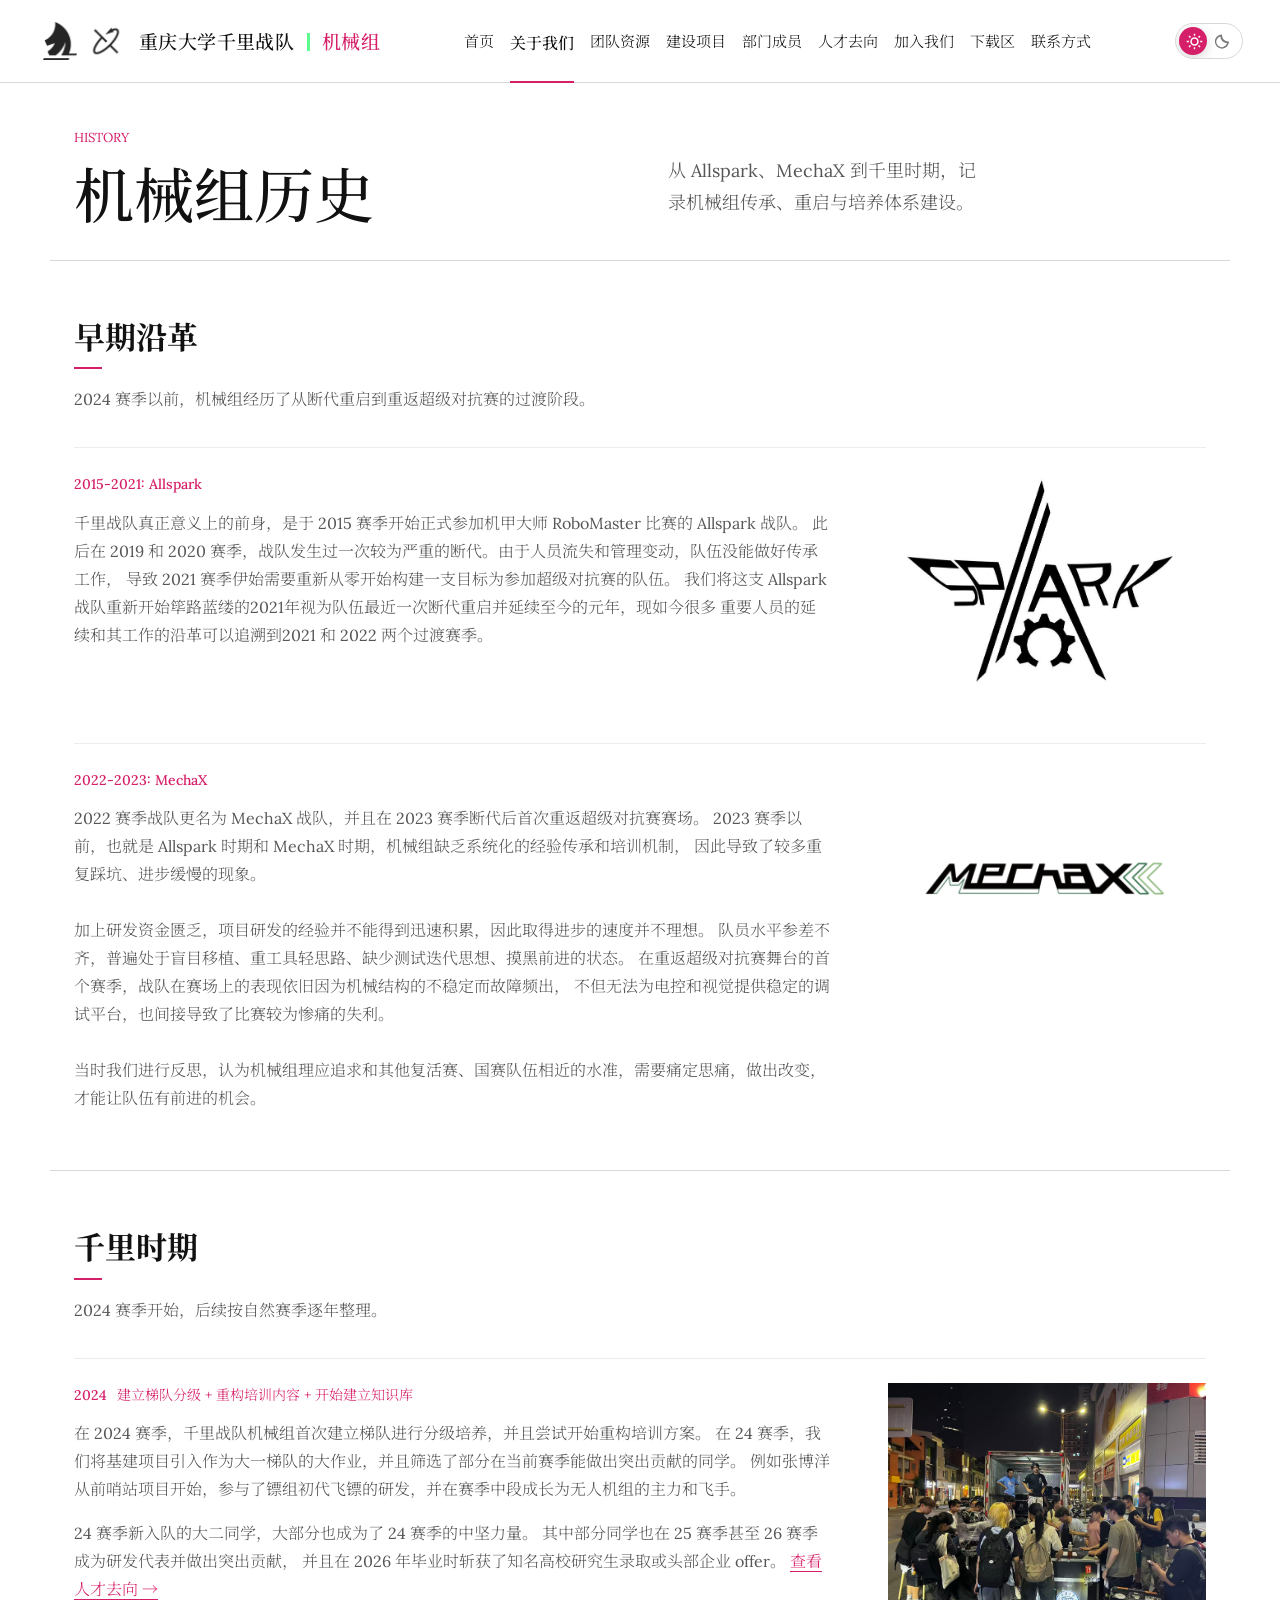
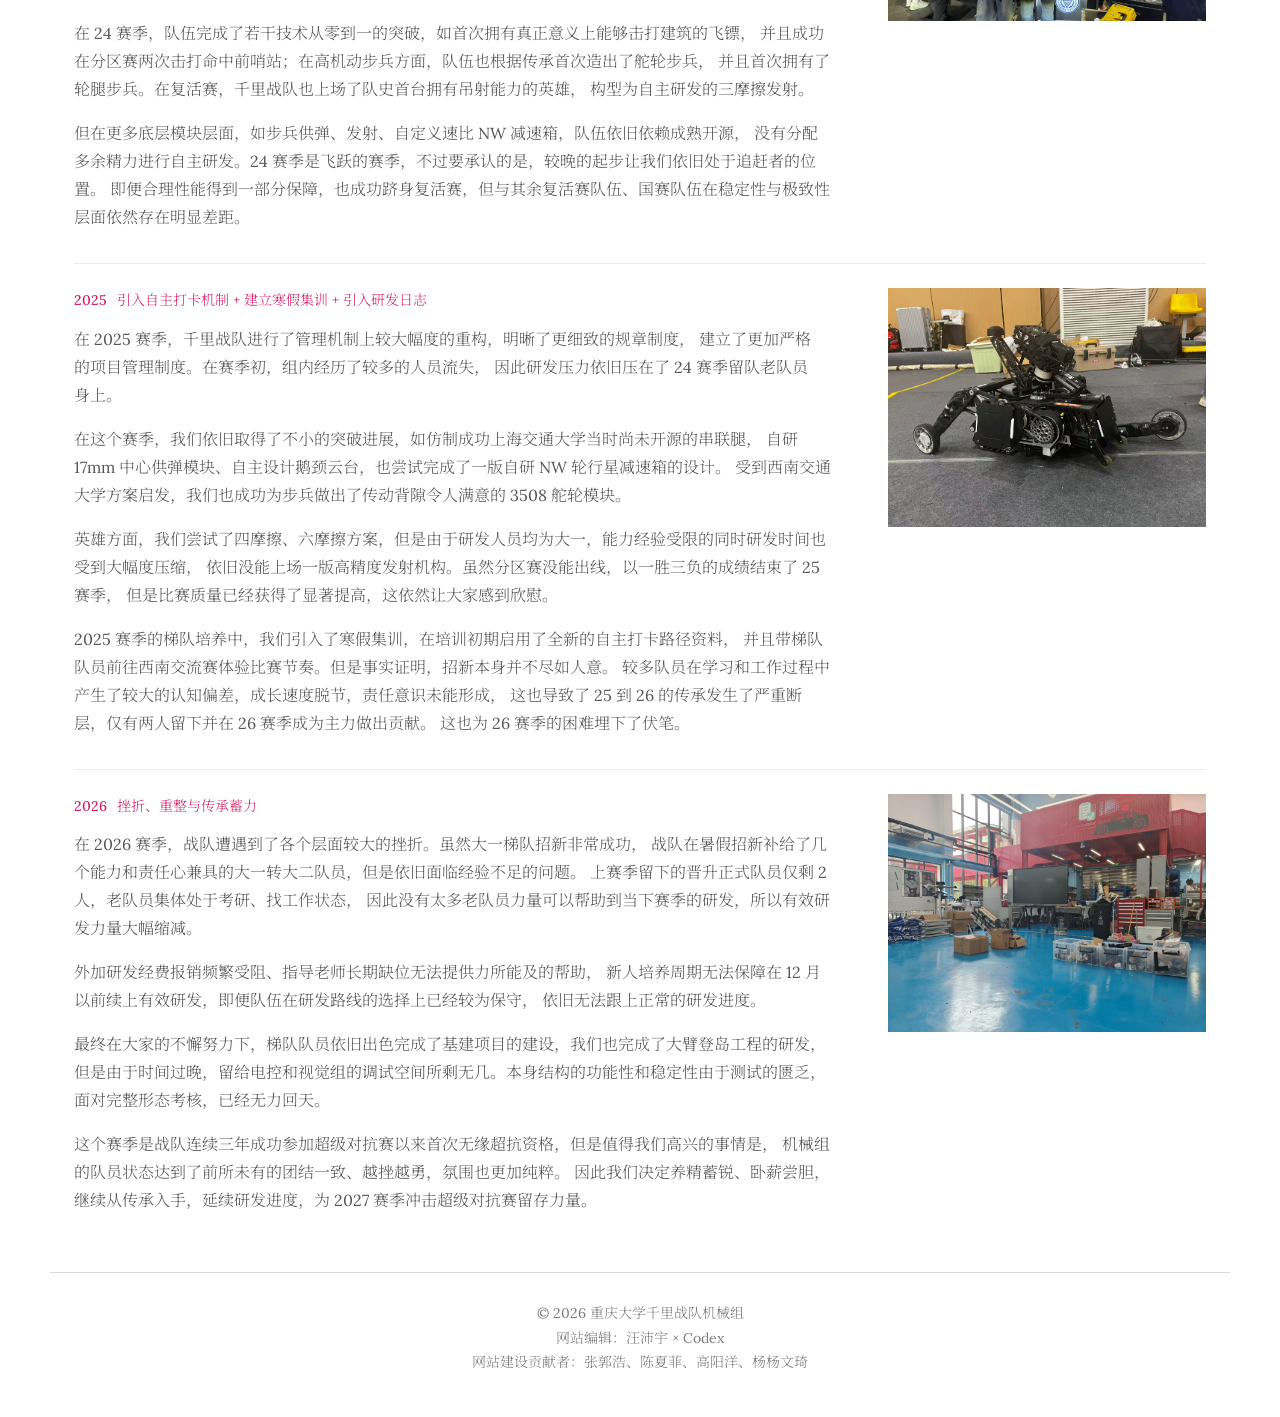
<file: about-history.html>
<!doctype html>
<html lang="zh-CN">
  <head>
    <meta charset="utf-8" />
    <meta name="viewport" content="width=device-width, initial-scale=1" />
    <title>机械组历史 | 重庆大学千里战队机械组</title>
    <script>
      (() => {
        try {
          const savedTheme = localStorage.getItem("theme");
          const preferredTheme = window.matchMedia("(prefers-color-scheme: dark)").matches ? "dark" : "light";
          document.documentElement.dataset.theme = savedTheme || preferredTheme;
        } catch {
          document.documentElement.dataset.theme = "light";
        }
      })();
    </script>
    <link rel="stylesheet" href="styles.css?v=20260814-organization2" />
    <link rel="icon" type="image/svg+xml" href="assets/favicon.svg" />
    <script async src="https://www.googletagmanager.com/gtag/js?id=G-X7H7TDZTBG"></script>
    <script>
      window.dataLayer = window.dataLayer || [];
      function gtag(){dataLayer.push(arguments);}
      gtag("js", new Date());
      gtag("config", "G-X7H7TDZTBG");
    </script>
  </head>
  <body data-page="about">
    <header class="site-header">
      <nav class="nav" aria-label="主导航">
        <a class="brand" href="index.html" aria-label="返回首页">
          <span class="brand-logos" aria-hidden="true">
            <img src="assets/logo/qianli战队马头logo.PNG" alt="" />
            <img src="assets/logo/机械组logo.PNG" alt="" />
          </span>
          <span class="brand-text"><strong>重庆大学千里战队</strong><small>机械组</small></span>
        </a>
        <button class="nav-toggle" type="button" aria-expanded="false" aria-controls="nav-links"><span></span><span></span><span></span></button>
        <div class="nav-links" id="nav-links">
          <a href="index.html" data-nav="home">首页</a>
          <span class="nav-menu"><a href="about.html" data-nav="about" aria-haspopup="true">关于我们</a><span class="nav-dropdown" aria-label="关于我们子页面"><a href="about-qianli.html">关于千里</a><a href="about-workflow.html">研发内容与工作流</a><a href="about-management.html">管理和协作</a><a href="about-history.html">机械组历史</a></span></span>
          <span class="nav-menu"><a href="resources.html" data-nav="resources" aria-haspopup="true">团队资源</a><span class="nav-dropdown" aria-label="团队资源子页面"><a href="resource-training.html">培养计划</a><a href="resource-equipment.html">设备资源</a></span></span>
          <span class="nav-menu"><a href="projects.html" data-nav="projects" aria-haspopup="true">建设项目</a><span class="nav-dropdown" aria-label="建设项目页内导航"><a href="projects.html#rm-tech">RM 技术研发</a><a href="projects.html#education-culture">教育与文化建设</a></span></span>
          <a href="team.html" data-nav="team">部门成员</a>
          <a href="alumni.html" data-nav="alumni">人才去向</a>
          <span class="nav-menu"><a href="join.html" data-nav="join" aria-haspopup="true">加入我们</a><span class="nav-dropdown" aria-label="加入我们页内导航"><a href="join.html#persona">人才画像</a><a href="join.html#philosophy">培养理念</a><a href="join.html#recruit">招新信息</a><a href="join.html#qa">Q&amp;A</a></span></span>
          <a href="downloads.html" data-nav="downloads">下载区</a>
          <a href="contact.html" data-nav="contact">联系方式</a>
        </div>
        <button class="theme-toggle" type="button" aria-label="切换明暗模式" aria-pressed="false">
          <svg class="theme-icon theme-icon-sun" viewBox="0 0 24 24" aria-hidden="true">
            <path d="M12 18a6 6 0 1 1 0-12 6 6 0 0 1 0 12Zm0-2.2a3.8 3.8 0 1 0 0-7.6 3.8 3.8 0 0 0 0 7.6ZM11 1h2v3h-2V1Zm0 19h2v3h-2v-3ZM3.52 4.93l1.41-1.41 2.12 2.12-1.41 1.41-2.12-2.12Zm13.43 13.43 1.41-1.41 2.12 2.12-1.41 1.41-2.12-2.12ZM1 11h3v2H1v-2Zm19 0h3v2h-3v-2ZM3.52 19.07l2.12-2.12 1.41 1.41-2.12 2.12-1.41-1.41ZM16.95 5.64l2.12-2.12 1.41 1.41-2.12 2.12-1.41-1.41Z" />
          </svg>
          <svg class="theme-icon theme-icon-moon" viewBox="0 0 24 24" aria-hidden="true">
            <path d="M12.1 2.1a8.8 8.8 0 0 0 9.8 9.8A10 10 0 1 1 12.1 2.1Zm-2.5 2.8A7.7 7.7 0 1 0 19.1 14.4 10.8 10.8 0 0 1 9.6 4.9Z" />
          </svg>
        </button>
      </nav>
    </header>

    <main>
      <section class="page-hero">
        <div><p class="page-label">History</p><h1>机械组历史</h1></div>
        <p>从 Allspark、MechaX 到千里时期，记录机械组传承、重启与培养体系建设。</p>
      </section>

      <section class="section-block about-history">
        <div class="section-heading">
          <h2>早期沿革</h2>
          <p>2024 赛季以前，机械组经历了从断代重启到重返超级对抗赛的过渡阶段。</p>
        </div>
        <div class="history-copy">
          <article>
            <div>
              <span>2015-2021: Allspark</span>
              <p>
                千里战队真正意义上的前身，是于 2015 赛季开始正式参加机甲大师 RoboMaster 比赛的 Allspark 战队。
                此后在 2019 和 2020 赛季，战队发生过一次较为严重的断代。由于人员流失和管理变动，队伍没能做好传承工作，
                导致 2021 赛季伊始需要重新从零开始构建一支目标为参加超级对抗赛的队伍。
                我们将这支 Allspark 战队重新开始筚路蓝缕的2021年视为队伍最近一次断代重启并延续至今的元年，现如今很多
                重要人员的延续和其工作的沿革可以追溯到2021 和 2022 两个过渡赛季。
              </p>
            </div>
            <figure class="media-placeholder history-placeholder"><img src="assets/images/history/Allspark.jpg" alt="Allspark 时期机械组历史图片" loading="lazy" /></figure>
          </article>
          <article>
            <div>
              <span>2022-2023: MechaX</span>
              <p>
                2022 赛季战队更名为 MechaX 战队，并且在 2023 赛季断代后首次重返超级对抗赛赛场。
                2023 赛季以前，也就是 Allspark 时期和 MechaX 时期，机械组缺乏系统化的经验传承和培训机制，
                因此导致了较多重复踩坑、进步缓慢的现象。
              </p>
              <p>
                加上研发资金匮乏，项目研发的经验并不能得到迅速积累，因此取得进步的速度并不理想。
                队员水平参差不齐，普遍处于盲目移植、重工具轻思路、缺少测试迭代思想、摸黑前进的状态。
                在重返超级对抗赛舞台的首个赛季，战队在赛场上的表现依旧因为机械结构的不稳定而故障频出，
                不但无法为电控和视觉提供稳定的调试平台，也间接导致了比赛较为惨痛的失利。
              </p>
              <p>
                当时我们进行反思，认为机械组理应追求和其他复活赛、国赛队伍相近的水准，需要痛定思痛，做出改变，
                才能让队伍有前进的机会。
              </p>
            </div>
            <figure class="media-placeholder history-placeholder"><img src="assets/images/history/MechaX.png" alt="MechaX 时期机械组历史图片" loading="lazy" /></figure>
          </article>
        </div>
      </section>

      <section class="section-block history-years">
        <div class="section-heading">
          <h2>千里时期</h2>
          <p>2024 赛季开始，后续按自然赛季逐年整理。</p>
        </div>
        <div class="history-year-grid">
          <article>
            <div class="history-year-copy">
              <div class="history-year-title"><span>2024</span><small>建立梯队分级 + 重构培训内容 + 开始建立知识库</small></div>
              <p>
                在 2024 赛季，千里战队机械组首次建立梯队进行分级培养，并且尝试开始重构培训方案。
                在 24 赛季，我们将基建项目引入作为大一梯队的大作业，并且筛选了部分在当前赛季能做出突出贡献的同学。
                例如张博洋从前哨站项目开始，参与了镖组初代飞镖的研发，并在赛季中段成长为无人机组的主力和飞手。
              </p>
              <p>
                24 赛季新入队的大二同学，大部分也成为了 24 赛季的中坚力量。
                其中部分同学也在 25 赛季甚至 26 赛季成为研发代表并做出突出贡献，
                并且在 2026 年毕业时斩获了知名高校研究生录取或头部企业 offer。
                <a href="alumni.html">查看人才去向 →</a>
              </p>
              <p>
                在 24 赛季，队伍完成了若干技术从零到一的突破，如首次拥有真正意义上能够击打建筑的飞镖，
                并且成功在分区赛两次击打命中前哨站；在高机动步兵方面，队伍也根据传承首次造出了舵轮步兵，
                并且首次拥有了轮腿步兵。在复活赛，千里战队也上场了队史首台拥有吊射能力的英雄，
                构型为自主研发的三摩擦发射。
              </p>
              <p>
                但在更多底层模块层面，如步兵供弹、发射、自定义速比 NW 减速箱，队伍依旧依赖成熟开源，
                没有分配多余精力进行自主研发。24 赛季是飞跃的赛季，不过要承认的是，较晚的起步让我们依旧处于追赶者的位置。
                即便合理性能得到一部分保障，也成功跻身复活赛，但与其余复活赛队伍、国赛队伍在稳定性与极致性层面依然存在明显差距。
              </p>
            </div>
            <figure class="media-placeholder history-year-placeholder"><img src="assets/images/history/2024.jpg" alt="2024 赛季机械组历史图片" loading="lazy" /></figure>
          </article>
          <article>
            <div class="history-year-copy">
              <div class="history-year-title"><span>2025</span><small>引入自主打卡机制 + 建立寒假集训 + 引入研发日志</small></div>
              <p>
                在 2025 赛季，千里战队进行了管理机制上较大幅度的重构，明晰了更细致的规章制度，
                建立了更加严格的项目管理制度。在赛季初，组内经历了较多的人员流失，
                因此研发压力依旧压在了 24 赛季留队老队员身上。
              </p>
              <p>
                在这个赛季，我们依旧取得了不小的突破进展，如仿制成功上海交通大学当时尚未开源的串联腿，
                自研 17mm 中心供弹模块、自主设计鹅颈云台，也尝试完成了一版自研 NW 轮行星减速箱的设计。
                受到西南交通大学方案启发，我们也成功为步兵做出了传动背隙令人满意的 3508 舵轮模块。
              </p>
              <p>
                英雄方面，我们尝试了四摩擦、六摩擦方案，但是由于研发人员均为大一，能力经验受限的同时研发时间也受到大幅度压缩，
                依旧没能上场一版高精度发射机构。虽然分区赛没能出线，以一胜三负的成绩结束了 25 赛季，
                但是比赛质量已经获得了显著提高，这依然让大家感到欣慰。
              </p>
              <p>
                2025 赛季的梯队培养中，我们引入了寒假集训，在培训初期启用了全新的自主打卡路径资料，
                并且带梯队队员前往西南交流赛体验比赛节奏。但是事实证明，招新本身并不尽如人意。
                较多队员在学习和工作过程中产生了较大的认知偏差，成长速度脱节，责任意识未能形成，
                这也导致了 25 到 26 的传承发生了严重断层，仅有两人留下并在 26 赛季成为主力做出贡献。
                这也为 26 赛季的困难埋下了伏笔。
              </p>
            </div>
            <figure class="media-placeholder history-year-placeholder"><img src="assets/images/history/2025.jpg" alt="2025 赛季机械组历史图片" loading="lazy" /></figure>
          </article>
          <article>
            <div class="history-year-copy">
              <div class="history-year-title"><span>2026</span><small>挫折、重整与传承蓄力</small></div>
              <p>
                在 2026 赛季，战队遭遇到了各个层面较大的挫折。虽然大一梯队招新非常成功，
                战队在暑假招新补给了几个能力和责任心兼具的大一转大二队员，但是依旧面临经验不足的问题。
                上赛季留下的晋升正式队员仅剩 2 人，老队员集体处于考研、找工作状态，
                因此没有太多老队员力量可以帮助到当下赛季的研发，所以有效研发力量大幅缩减。
              </p>
              <p>
                外加研发经费报销频繁受阻、指导老师长期缺位无法提供力所能及的帮助，
                新人培养周期无法保障在 12 月以前续上有效研发，即便队伍在研发路线的选择上已经较为保守，
                依旧无法跟上正常的研发进度。
              </p>
              <p>
                最终在大家的不懈努力下，梯队队员依旧出色完成了基建项目的建设，我们也完成了大臂登岛工程的研发，
                但是由于时间过晚，留给电控和视觉组的调试空间所剩无几。本身结构的功能性和稳定性由于测试的匮乏，
                面对完整形态考核，已经无力回天。
              </p>
              <p>
                这个赛季是战队连续三年成功参加超级对抗赛以来首次无缘超抗资格，但是值得我们高兴的事情是，
                机械组的队员状态达到了前所未有的团结一致、越挫越勇，氛围也更加纯粹。
                因此我们决定养精蓄锐、卧薪尝胆，继续从传承入手，延续研发进度，为 2027 赛季冲击超级对抗赛留存力量。
              </p>
            </div>
            <figure class="media-placeholder history-year-placeholder"><img src="assets/images/history/2026.jpg" alt="2026 赛季机械组历史图片" loading="lazy" /></figure>
          </article>
        </div>
      </section>
    </main>

    <footer class="site-footer"><p>© 2026 重庆大学千里战队机械组</p><p>网站编辑：汪沛宇 × Codex</p><p>网站建设贡献者：张郭浩、陈夏菲、高阳洋、杨杨文琦</p></footer>
    <script src="script.js?v=20260602-anchor3"></script>
  </body>
</html>
</file>
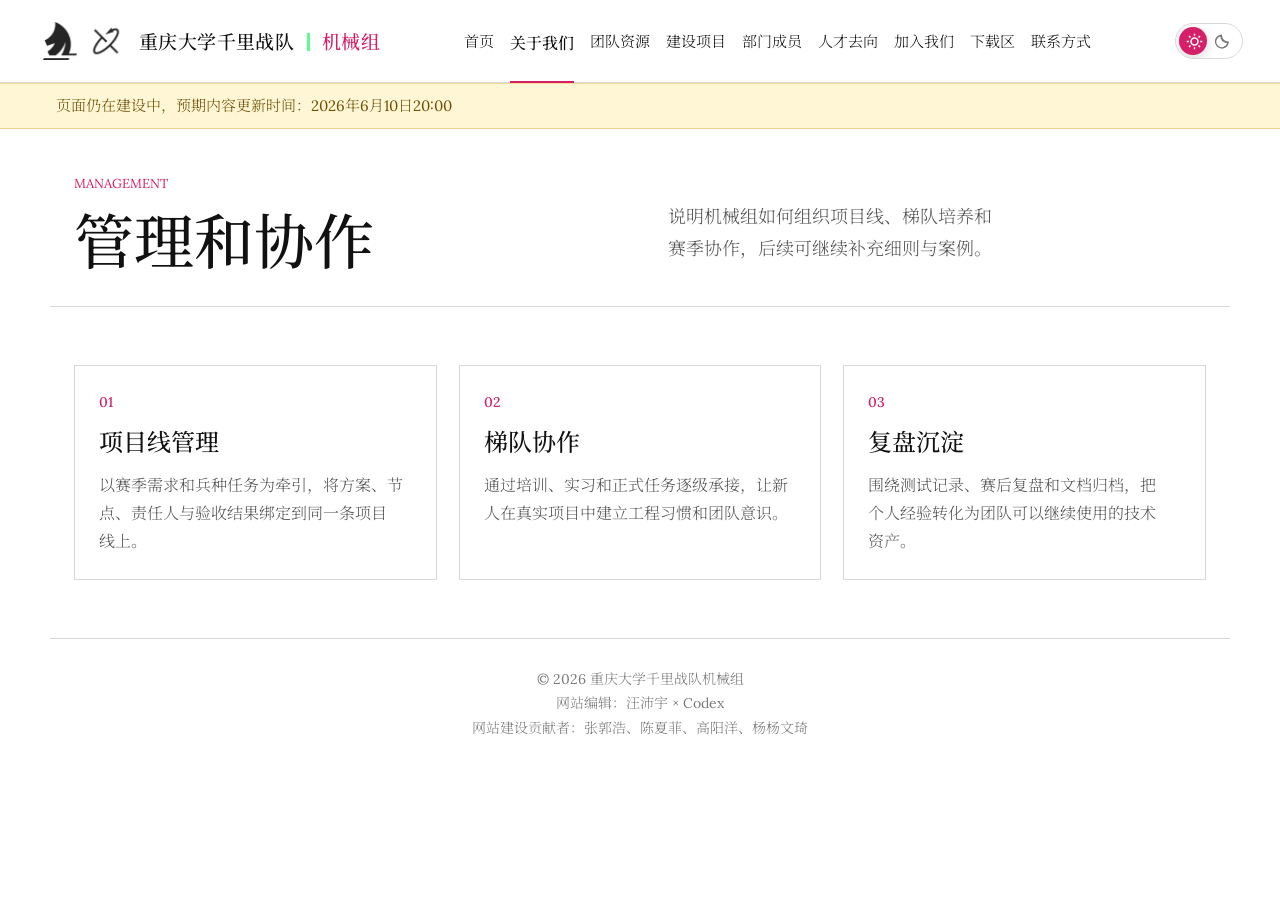
<file: about-management.html>
<!doctype html>
<html lang="zh-CN">
  <head>
    <meta charset="utf-8" />
    <meta name="viewport" content="width=device-width, initial-scale=1" />
    <title>管理和协作 | 重庆大学千里战队机械组</title>
    <script>
      (() => {
        try {
          const savedTheme = localStorage.getItem("theme");
          const preferredTheme = window.matchMedia("(prefers-color-scheme: dark)").matches ? "dark" : "light";
          document.documentElement.dataset.theme = savedTheme || preferredTheme;
        } catch {
          document.documentElement.dataset.theme = "light";
        }
      })();
    </script>
    <link rel="stylesheet" href="styles.css?v=20260814-organization2" />
    <link rel="icon" type="image/svg+xml" href="assets/favicon.svg" />
    <script async src="https://www.googletagmanager.com/gtag/js?id=G-X7H7TDZTBG"></script>
    <script>
      window.dataLayer = window.dataLayer || [];
      function gtag(){dataLayer.push(arguments);}
      gtag("js", new Date());
      gtag("config", "G-X7H7TDZTBG");
    </script>
  </head>
  <body data-page="about">
    <header class="site-header">
      <nav class="nav" aria-label="主导航">
        <a class="brand" href="index.html" aria-label="返回首页">
          <span class="brand-logos" aria-hidden="true">
            <img src="assets/logo/qianli战队马头logo.PNG" alt="" />
            <img src="assets/logo/机械组logo.PNG" alt="" />
          </span>
          <span class="brand-text"><strong>重庆大学千里战队</strong><small>机械组</small></span>
        </a>
        <button class="nav-toggle" type="button" aria-expanded="false" aria-controls="nav-links"><span></span><span></span><span></span></button>
        <div class="nav-links" id="nav-links"><a href="index.html" data-nav="home">首页</a><span class="nav-menu"><a href="about.html" data-nav="about" aria-haspopup="true">关于我们</a><span class="nav-dropdown" aria-label="关于我们子页面"><a href="about-qianli.html">关于千里</a><a href="about-workflow.html">研发内容与工作流</a><a href="about-management.html">管理和协作</a><a href="about-history.html">机械组历史</a></span></span><span class="nav-menu"><a href="resources.html" data-nav="resources" aria-haspopup="true">团队资源</a><span class="nav-dropdown" aria-label="团队资源子页面"><a href="resource-training.html">培养计划</a><a href="resource-equipment.html">设备资源</a></span></span><span class="nav-menu"><a href="projects.html" data-nav="projects" aria-haspopup="true">建设项目</a><span class="nav-dropdown" aria-label="建设项目页内导航"><a href="projects.html#rm-tech">RM 技术研发</a><a href="projects.html#education-culture">教育与文化建设</a></span></span><a href="team.html" data-nav="team">部门成员</a><a href="alumni.html" data-nav="alumni">人才去向</a><span class="nav-menu"><a href="join.html" data-nav="join" aria-haspopup="true">加入我们</a><span class="nav-dropdown" aria-label="加入我们页内导航"><a href="join.html#persona">人才画像</a><a href="join.html#philosophy">培养理念</a><a href="join.html#recruit">招新信息</a><a href="join.html#qa">Q&amp;A</a></span></span><a href="downloads.html" data-nav="downloads">下载区</a><a href="contact.html" data-nav="contact">联系方式</a></div>
        <button class="theme-toggle" type="button" aria-label="切换明暗模式" aria-pressed="false">
          <svg class="theme-icon theme-icon-sun" viewBox="0 0 24 24" aria-hidden="true">
            <path d="M12 18a6 6 0 1 1 0-12 6 6 0 0 1 0 12Zm0-2.2a3.8 3.8 0 1 0 0-7.6 3.8 3.8 0 0 0 0 7.6ZM11 1h2v3h-2V1Zm0 19h2v3h-2v-3ZM3.52 4.93l1.41-1.41 2.12 2.12-1.41 1.41-2.12-2.12Zm13.43 13.43 1.41-1.41 2.12 2.12-1.41 1.41-2.12-2.12ZM1 11h3v2H1v-2Zm19 0h3v2h-3v-2ZM3.52 19.07l2.12-2.12 1.41 1.41-2.12 2.12-1.41-1.41ZM16.95 5.64l2.12-2.12 1.41 1.41-2.12 2.12-1.41-1.41Z" />
          </svg>
          <svg class="theme-icon theme-icon-moon" viewBox="0 0 24 24" aria-hidden="true">
            <path d="M12.1 2.1a8.8 8.8 0 0 0 9.8 9.8A10 10 0 1 1 12.1 2.1Zm-2.5 2.8A7.7 7.7 0 1 0 19.1 14.4 10.8 10.8 0 0 1 9.6 4.9Z" />
          </svg>
        </button>
      </nav>
    </header>

    <div class="construction-notice" role="status">
      <div>页面仍在建设中，预期内容更新时间：2026年6月10日20:00</div>
    </div>

    <main>
      <section class="page-hero">
        <div><p class="page-label">Management</p><h1>管理和协作</h1></div>
        <p>说明机械组如何组织项目线、梯队培养和赛季协作，后续可继续补充细则与案例。</p>
      </section>

      <section class="section-block management-grid">
        <article>
          <span>01</span>
          <h2>项目线管理</h2>
          <p>以赛季需求和兵种任务为牵引，将方案、节点、责任人与验收结果绑定到同一条项目线上。</p>
        </article>
        <article>
          <span>02</span>
          <h2>梯队协作</h2>
          <p>通过培训、实习和正式任务逐级承接，让新人在真实项目中建立工程习惯和团队意识。</p>
        </article>
        <article>
          <span>03</span>
          <h2>复盘沉淀</h2>
          <p>围绕测试记录、赛后复盘和文档归档，把个人经验转化为团队可以继续使用的技术资产。</p>
        </article>
      </section>
    </main>

    <footer class="site-footer"><p>© 2026 重庆大学千里战队机械组</p><p>网站编辑：汪沛宇 × Codex</p><p>网站建设贡献者：张郭浩、陈夏菲、高阳洋、杨杨文琦</p></footer>
    <script src="script.js?v=20260602-anchor3"></script>
  </body>
</html>
</file>
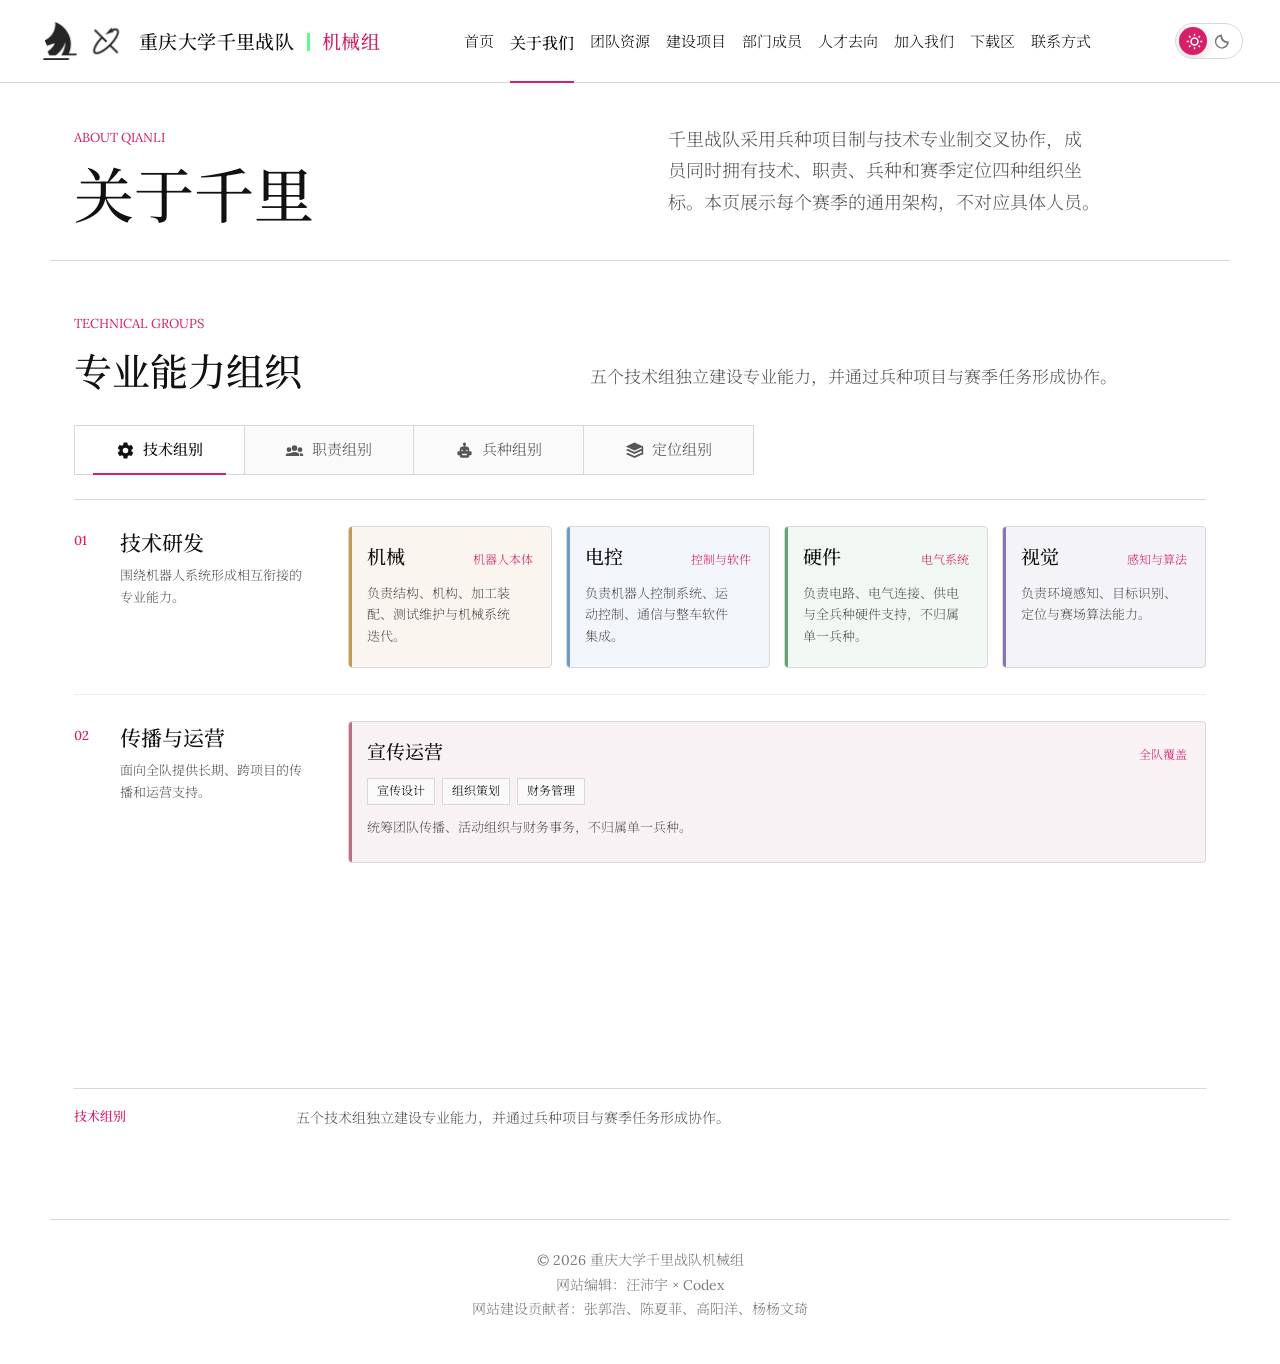
<file: about-qianli.html>
<!doctype html>
<html lang="zh-CN">
  <head>
    <meta charset="utf-8" />
    <meta name="viewport" content="width=device-width, initial-scale=1" />
    <title>关于千里 | 重庆大学千里战队机械组</title>
    <script>
      (() => {
        try {
          const savedTheme = localStorage.getItem("theme");
          const preferredTheme = window.matchMedia("(prefers-color-scheme: dark)").matches ? "dark" : "light";
          document.documentElement.dataset.theme = savedTheme || preferredTheme;
        } catch {
          document.documentElement.dataset.theme = "light";
        }
      })();
    </script>
    <link rel="stylesheet" href="styles.css?v=20260814-organization2" />
    <link rel="icon" type="image/svg+xml" href="assets/favicon.svg" />
    <script async src="https://www.googletagmanager.com/gtag/js?id=G-X7H7TDZTBG"></script>
    <script>
      window.dataLayer = window.dataLayer || [];
      function gtag(){dataLayer.push(arguments);}
      gtag("js", new Date());
      gtag("config", "G-X7H7TDZTBG");
    </script>
  </head>
  <body data-page="about">
    <header class="site-header">
      <nav class="nav" aria-label="主导航">
        <a class="brand" href="index.html" aria-label="返回首页">
          <span class="brand-logos" aria-hidden="true">
            <img src="assets/logo/qianli战队马头logo.PNG" alt="" />
            <img src="assets/logo/机械组logo.PNG" alt="" />
          </span>
          <span class="brand-text"><strong>重庆大学千里战队</strong><small>机械组</small></span>
        </a>
        <button class="nav-toggle" type="button" aria-expanded="false" aria-controls="nav-links"><span></span><span></span><span></span></button>
        <div class="nav-links" id="nav-links">
          <a href="index.html" data-nav="home">首页</a>
          <span class="nav-menu"><a href="about.html" data-nav="about" aria-haspopup="true">关于我们</a><span class="nav-dropdown" aria-label="关于我们子页面"><a href="about-qianli.html">关于千里</a><a href="about-workflow.html">研发内容与工作流</a><a href="about-management.html">管理和协作</a><a href="about-history.html">机械组历史</a></span></span>
          <span class="nav-menu"><a href="resources.html" data-nav="resources" aria-haspopup="true">团队资源</a><span class="nav-dropdown" aria-label="团队资源子页面"><a href="resource-training.html">培养计划</a><a href="resource-equipment.html">设备资源</a></span></span>
          <span class="nav-menu"><a href="projects.html" data-nav="projects" aria-haspopup="true">建设项目</a><span class="nav-dropdown" aria-label="建设项目页内导航"><a href="projects.html#rm-tech">RM 技术研发</a><a href="projects.html#education-culture">教育与文化建设</a></span></span>
          <a href="team.html" data-nav="team">部门成员</a>
          <a href="alumni.html" data-nav="alumni">人才去向</a>
          <span class="nav-menu"><a href="join.html" data-nav="join" aria-haspopup="true">加入我们</a><span class="nav-dropdown" aria-label="加入我们页内导航"><a href="join.html#persona">人才画像</a><a href="join.html#philosophy">培养理念</a><a href="join.html#recruit">招新信息</a><a href="join.html#qa">Q&amp;A</a></span></span>
          <a href="downloads.html" data-nav="downloads">下载区</a>
          <a href="contact.html" data-nav="contact">联系方式</a>
        </div>
        <button class="theme-toggle" type="button" aria-label="切换明暗模式" aria-pressed="false">
          <svg class="theme-icon theme-icon-sun" viewBox="0 0 24 24" aria-hidden="true"><path d="M12 18a6 6 0 1 1 0-12 6 6 0 0 1 0 12Zm0-2.2a3.8 3.8 0 1 0 0-7.6 3.8 3.8 0 0 0 0 7.6ZM11 1h2v3h-2V1Zm0 19h2v3h-2v-3ZM3.52 4.93l1.41-1.41 2.12 2.12-1.41 1.41-2.12-2.12Zm13.43 13.43 1.41-1.41 2.12 2.12-1.41 1.41-2.12-2.12ZM1 11h3v2H1v-2Zm19 0h3v2h-3v-2ZM3.52 19.07l2.12-2.12 1.41 1.41-2.12 2.12-1.41-1.41ZM16.95 5.64l2.12-2.12 1.41 1.41-2.12 2.12-1.41-1.41Z" /></svg>
          <svg class="theme-icon theme-icon-moon" viewBox="0 0 24 24" aria-hidden="true"><path d="M12.1 2.1a8.8 8.8 0 0 0 9.8 9.8A10 10 0 1 1 12.1 2.1Zm-2.5 2.8A7.7 7.7 0 1 0 19.1 14.4 10.8 10.8 0 0 1 9.6 4.9Z" /></svg>
        </button>
      </nav>
    </header>

    <main>
      <section class="page-hero qianli-hero">
        <div>
          <p class="page-label">ABOUT QIANLI</p>
          <h1>关于千里</h1>
        </div>
        <p>千里战队采用兵种项目制与技术专业制交叉协作，成员同时拥有技术、职责、兵种和赛季定位四种组织坐标。本页展示每个赛季的通用架构，不对应具体人员。</p>
      </section>

      <section class="section-block organization-section" data-organization-map>
        <div class="organization-intro">
          <div>
            <p class="page-label" data-organization-eyebrow></p>
            <h2 data-organization-heading></h2>
          </div>
          <p data-organization-description></p>
        </div>

        <div class="organization-tabs" role="tablist" aria-label="切换组织架构视角" data-organization-tabs></div>
        <div class="organization-stage" data-organization-stage></div>
        <div class="organization-context" aria-live="polite" data-organization-context></div>
      </section>
    </main>

    <footer class="site-footer"><p>© 2026 重庆大学千里战队机械组</p><p>网站编辑：汪沛宇 × Codex</p><p>网站建设贡献者：张郭浩、陈夏菲、高阳洋、杨杨文琦</p></footer>
    <script src="script.js?v=20260602-anchor3"></script>
    <script src="config/organization.js?v=20260814-4"></script>
    <script src="organization.js?v=20260814-2"></script>
  </body>
</html>
</file>
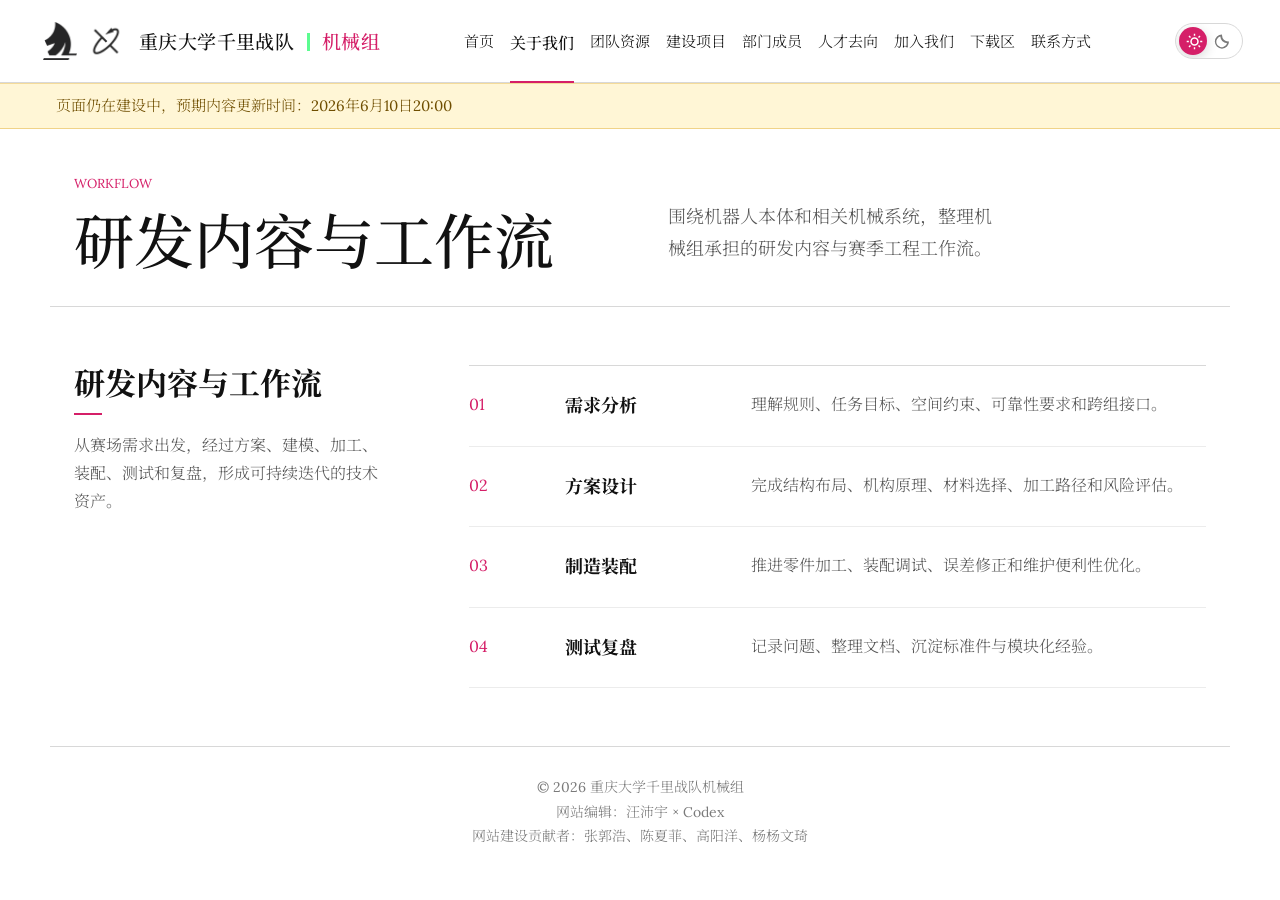
<file: about-workflow.html>
<!doctype html>
<html lang="zh-CN">
  <head>
    <meta charset="utf-8" />
    <meta name="viewport" content="width=device-width, initial-scale=1" />
    <title>研发内容与工作流 | 重庆大学千里战队机械组</title>
    <script>
      (() => {
        try {
          const savedTheme = localStorage.getItem("theme");
          const preferredTheme = window.matchMedia("(prefers-color-scheme: dark)").matches ? "dark" : "light";
          document.documentElement.dataset.theme = savedTheme || preferredTheme;
        } catch {
          document.documentElement.dataset.theme = "light";
        }
      })();
    </script>
    <link rel="stylesheet" href="styles.css?v=20260814-organization2" />
    <link rel="icon" type="image/svg+xml" href="assets/favicon.svg" />
    <script async src="https://www.googletagmanager.com/gtag/js?id=G-X7H7TDZTBG"></script>
    <script>
      window.dataLayer = window.dataLayer || [];
      function gtag(){dataLayer.push(arguments);}
      gtag("js", new Date());
      gtag("config", "G-X7H7TDZTBG");
    </script>
  </head>
  <body data-page="about">
    <header class="site-header">
      <nav class="nav" aria-label="主导航">
        <a class="brand" href="index.html" aria-label="返回首页">
          <span class="brand-logos" aria-hidden="true">
            <img src="assets/logo/qianli战队马头logo.PNG" alt="" />
            <img src="assets/logo/机械组logo.PNG" alt="" />
          </span>
          <span class="brand-text"><strong>重庆大学千里战队</strong><small>机械组</small></span>
        </a>
        <button class="nav-toggle" type="button" aria-expanded="false" aria-controls="nav-links"><span></span><span></span><span></span></button>
        <div class="nav-links" id="nav-links"><a href="index.html" data-nav="home">首页</a><span class="nav-menu"><a href="about.html" data-nav="about" aria-haspopup="true">关于我们</a><span class="nav-dropdown" aria-label="关于我们子页面"><a href="about-qianli.html">关于千里</a><a href="about-workflow.html">研发内容与工作流</a><a href="about-management.html">管理和协作</a><a href="about-history.html">机械组历史</a></span></span><span class="nav-menu"><a href="resources.html" data-nav="resources" aria-haspopup="true">团队资源</a><span class="nav-dropdown" aria-label="团队资源子页面"><a href="resource-training.html">培养计划</a><a href="resource-equipment.html">设备资源</a></span></span><span class="nav-menu"><a href="projects.html" data-nav="projects" aria-haspopup="true">建设项目</a><span class="nav-dropdown" aria-label="建设项目页内导航"><a href="projects.html#rm-tech">RM 技术研发</a><a href="projects.html#education-culture">教育与文化建设</a></span></span><a href="team.html" data-nav="team">部门成员</a><a href="alumni.html" data-nav="alumni">人才去向</a><span class="nav-menu"><a href="join.html" data-nav="join" aria-haspopup="true">加入我们</a><span class="nav-dropdown" aria-label="加入我们页内导航"><a href="join.html#persona">人才画像</a><a href="join.html#philosophy">培养理念</a><a href="join.html#recruit">招新信息</a><a href="join.html#qa">Q&amp;A</a></span></span><a href="downloads.html" data-nav="downloads">下载区</a><a href="contact.html" data-nav="contact">联系方式</a></div>
        <button class="theme-toggle" type="button" aria-label="切换明暗模式" aria-pressed="false">
          <svg class="theme-icon theme-icon-sun" viewBox="0 0 24 24" aria-hidden="true">
            <path d="M12 18a6 6 0 1 1 0-12 6 6 0 0 1 0 12Zm0-2.2a3.8 3.8 0 1 0 0-7.6 3.8 3.8 0 0 0 0 7.6ZM11 1h2v3h-2V1Zm0 19h2v3h-2v-3ZM3.52 4.93l1.41-1.41 2.12 2.12-1.41 1.41-2.12-2.12Zm13.43 13.43 1.41-1.41 2.12 2.12-1.41 1.41-2.12-2.12ZM1 11h3v2H1v-2Zm19 0h3v2h-3v-2ZM3.52 19.07l2.12-2.12 1.41 1.41-2.12 2.12-1.41-1.41ZM16.95 5.64l2.12-2.12 1.41 1.41-2.12 2.12-1.41-1.41Z" />
          </svg>
          <svg class="theme-icon theme-icon-moon" viewBox="0 0 24 24" aria-hidden="true">
            <path d="M12.1 2.1a8.8 8.8 0 0 0 9.8 9.8A10 10 0 1 1 12.1 2.1Zm-2.5 2.8A7.7 7.7 0 1 0 19.1 14.4 10.8 10.8 0 0 1 9.6 4.9Z" />
          </svg>
        </button>
      </nav>
    </header>

    <div class="construction-notice" role="status">
      <div>页面仍在建设中，预期内容更新时间：2026年6月10日20:00</div>
    </div>

    <main>
      <section class="page-hero">
        <div><p class="page-label">Workflow</p><h1>研发内容与工作流</h1></div>
        <p>围绕机器人本体和相关机械系统，整理机械组承担的研发内容与赛季工程工作流。</p>
      </section>

      <section class="section-block content-split">
        <div class="section-heading">
          <h2>研发内容与工作流</h2>
          <p>从赛场需求出发，经过方案、建模、加工、装配、测试和复盘，形成可持续迭代的技术资产。</p>
        </div>
        <div class="timeline-list">
          <article><span>01</span><strong>需求分析</strong><p>理解规则、任务目标、空间约束、可靠性要求和跨组接口。</p></article>
          <article><span>02</span><strong>方案设计</strong><p>完成结构布局、机构原理、材料选择、加工路径和风险评估。</p></article>
          <article><span>03</span><strong>制造装配</strong><p>推进零件加工、装配调试、误差修正和维护便利性优化。</p></article>
          <article><span>04</span><strong>测试复盘</strong><p>记录问题、整理文档、沉淀标准件与模块化经验。</p></article>
        </div>
      </section>
    </main>

    <footer class="site-footer"><p>© 2026 重庆大学千里战队机械组</p><p>网站编辑：汪沛宇 × Codex</p><p>网站建设贡献者：张郭浩、陈夏菲、高阳洋、杨杨文琦</p></footer>
    <script src="script.js?v=20260602-anchor3"></script>
  </body>
</html>
</file>
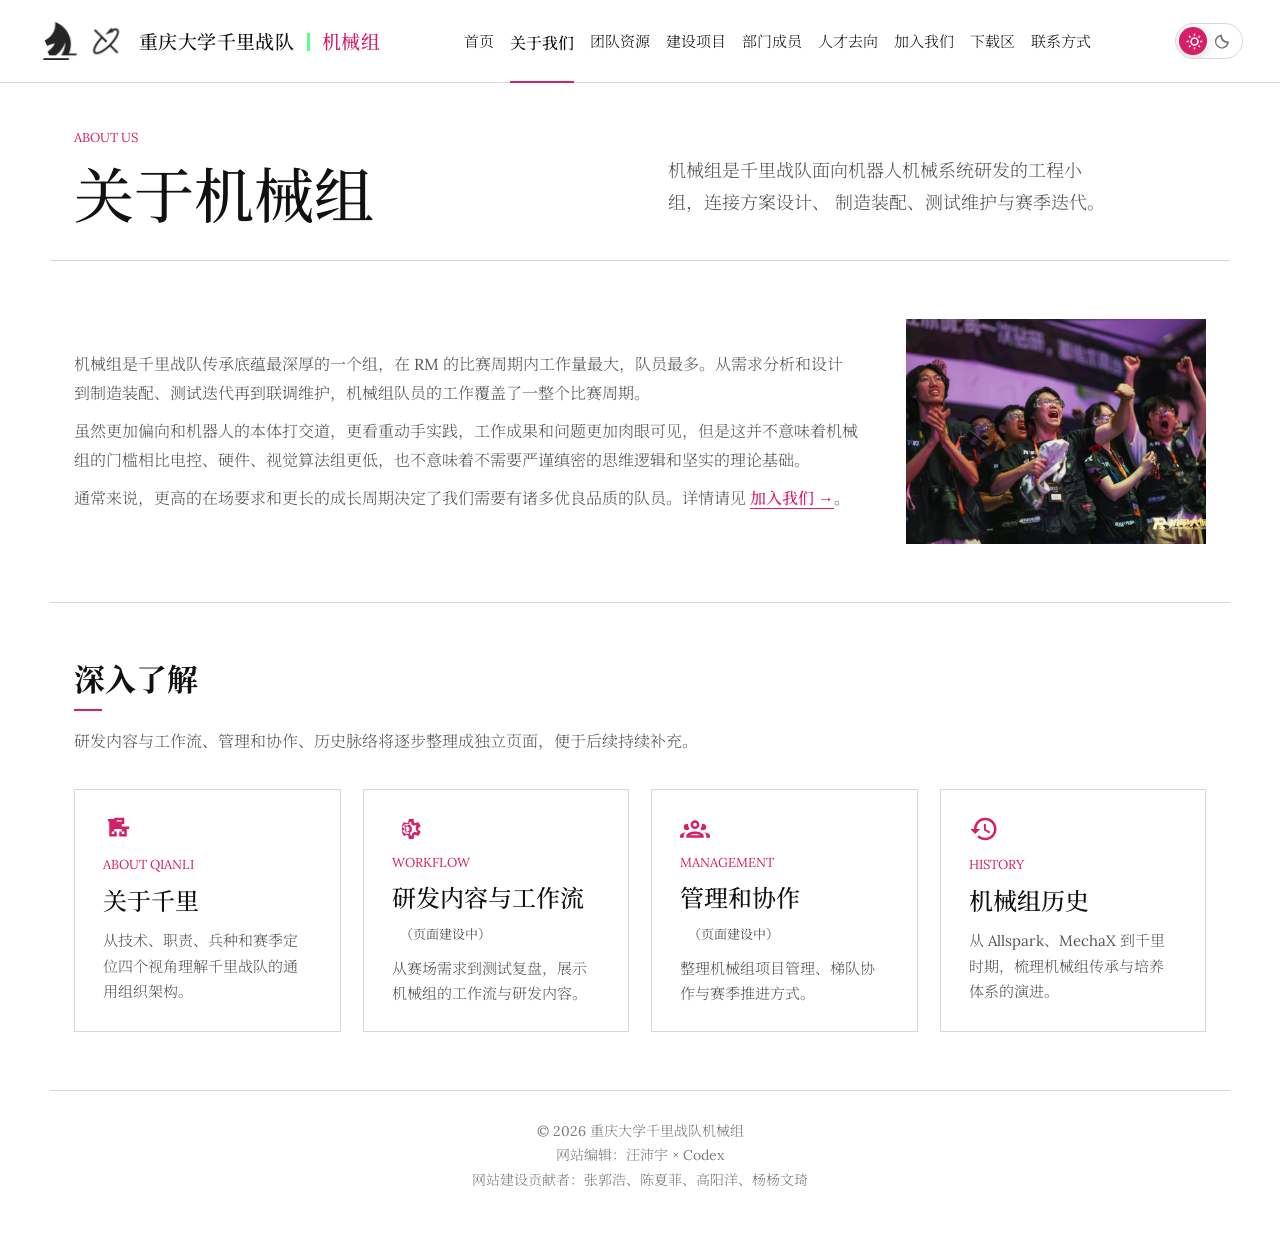
<file: about.html>
<!doctype html>
<html lang="zh-CN">
  <head>
    <meta charset="utf-8" />
    <meta name="viewport" content="width=device-width, initial-scale=1" />
    <title>关于我们 | 重庆大学千里战队机械组</title>
    <script>
      (() => {
        try {
          const savedTheme = localStorage.getItem("theme");
          const preferredTheme = window.matchMedia("(prefers-color-scheme: dark)").matches ? "dark" : "light";
          document.documentElement.dataset.theme = savedTheme || preferredTheme;
        } catch {
          document.documentElement.dataset.theme = "light";
        }
      })();
    </script>
    <link rel="stylesheet" href="styles.css?v=20260814-organization2" />
    <link rel="icon" type="image/svg+xml" href="assets/favicon.svg" />
    <script async src="https://www.googletagmanager.com/gtag/js?id=G-X7H7TDZTBG"></script>
    <script>
      window.dataLayer = window.dataLayer || [];
      function gtag(){dataLayer.push(arguments);}
      gtag("js", new Date());
      gtag("config", "G-X7H7TDZTBG");
    </script>
  </head>
  <body data-page="about">
    <header class="site-header">
      <nav class="nav" aria-label="主导航">
        <a class="brand" href="index.html" aria-label="返回首页">
          <span class="brand-logos" aria-hidden="true">
            <img src="assets/logo/qianli战队马头logo.PNG" alt="" />
            <img src="assets/logo/机械组logo.PNG" alt="" />
          </span>
          <span class="brand-text"><strong>重庆大学千里战队</strong><small>机械组</small></span>
        </a>
        <button class="nav-toggle" type="button" aria-expanded="false" aria-controls="nav-links"><span></span><span></span><span></span></button>
        <div class="nav-links" id="nav-links">
          <a href="index.html" data-nav="home">首页</a>
          <span class="nav-menu"><a href="about.html" data-nav="about" aria-haspopup="true">关于我们</a><span class="nav-dropdown" aria-label="关于我们子页面"><a href="about-qianli.html">关于千里</a><a href="about-workflow.html">研发内容与工作流</a><a href="about-management.html">管理和协作</a><a href="about-history.html">机械组历史</a></span></span>
          <span class="nav-menu"><a href="resources.html" data-nav="resources" aria-haspopup="true">团队资源</a><span class="nav-dropdown" aria-label="团队资源子页面"><a href="resource-training.html">培养计划</a><a href="resource-equipment.html">设备资源</a></span></span>
          <span class="nav-menu"><a href="projects.html" data-nav="projects" aria-haspopup="true">建设项目</a><span class="nav-dropdown" aria-label="建设项目页内导航"><a href="projects.html#rm-tech">RM 技术研发</a><a href="projects.html#education-culture">教育与文化建设</a></span></span>
          <a href="team.html" data-nav="team">部门成员</a>
          <a href="alumni.html" data-nav="alumni">人才去向</a>
          <span class="nav-menu"><a href="join.html" data-nav="join" aria-haspopup="true">加入我们</a><span class="nav-dropdown" aria-label="加入我们页内导航"><a href="join.html#persona">人才画像</a><a href="join.html#philosophy">培养理念</a><a href="join.html#recruit">招新信息</a><a href="join.html#qa">Q&amp;A</a></span></span>
          <a href="downloads.html" data-nav="downloads">下载区</a>
          <a href="contact.html" data-nav="contact">联系方式</a>
        </div>
        <button class="theme-toggle" type="button" aria-label="切换明暗模式" aria-pressed="false">
          <svg class="theme-icon theme-icon-sun" viewBox="0 0 24 24" aria-hidden="true">
            <path d="M12 18a6 6 0 1 1 0-12 6 6 0 0 1 0 12Zm0-2.2a3.8 3.8 0 1 0 0-7.6 3.8 3.8 0 0 0 0 7.6ZM11 1h2v3h-2V1Zm0 19h2v3h-2v-3ZM3.52 4.93l1.41-1.41 2.12 2.12-1.41 1.41-2.12-2.12Zm13.43 13.43 1.41-1.41 2.12 2.12-1.41 1.41-2.12-2.12ZM1 11h3v2H1v-2Zm19 0h3v2h-3v-2ZM3.52 19.07l2.12-2.12 1.41 1.41-2.12 2.12-1.41-1.41ZM16.95 5.64l2.12-2.12 1.41 1.41-2.12 2.12-1.41-1.41Z" />
          </svg>
          <svg class="theme-icon theme-icon-moon" viewBox="0 0 24 24" aria-hidden="true">
            <path d="M12.1 2.1a8.8 8.8 0 0 0 9.8 9.8A10 10 0 1 1 12.1 2.1Zm-2.5 2.8A7.7 7.7 0 1 0 19.1 14.4 10.8 10.8 0 0 1 9.6 4.9Z" />
          </svg>
        </button>
      </nav>
    </header>

    <main>
      <section class="page-hero">
        <div>
          <p class="page-label">ABOUT US</p>
          <h1>关于机械组</h1>
        </div>
        <p>
          机械组是千里战队面向机器人机械系统研发的工程小组，连接方案设计、
          制造装配、测试维护与赛季迭代。
        </p>
      </section>

      <section class="section-block about-brief">
        <div class="about-brief-copy">
          <p>
            机械组是千里战队传承底蕴最深厚的一个组，在 RM 的比赛周期内工作量最大，队员最多。从需求分析和设计到制造装配、测试迭代再到联调维护，机械组队员的工作覆盖了一整个比赛周期。
          </p>
          <p>
            虽然更加偏向和机器人的本体打交道，更看重动手实践，工作成果和问题更加肉眼可见，但是这并不意味着机械组的门槛相比电控、硬件、视觉算法组更低，也不意味着不需要严谨缜密的思维逻辑和坚实的理论基础。
          </p>
          <p>
            通常来说，更高的在场要求和更长的成长周期决定了我们需要有诸多优良品质的队员。详情请见
            <a class="inline-link" href="join.html#persona">加入我们</a>。
          </p>
        </div>
        <figure class="media-placeholder about-brief-visual"><img src="assets/images/about.jpg" alt="机械组工作空间与成员记录" loading="lazy" /></figure>
      </section>

      <section class="section-block about-entry">
        <div class="section-heading">
          <h2>深入了解</h2>
          <p>研发内容与工作流、管理和协作、历史脉络将逐步整理成独立页面，便于后续持续补充。</p>
        </div>
        <div class="about-subpage-grid">
          <a class="history-entry-card" href="about-qianli.html">
            <svg class="about-card-icon" viewBox="0 0 24 24" aria-hidden="true"><path d="M9 3v1H4v2h1v12h6v-4H9v-2h6v2h-2v4h6v-6h2v-2h-6V8h2V3H9m2 2h4v1h-4V5M7 14h2v2H7v-2m8 0h2v2h-2v-2Z" /></svg>
            <span>About Qianli</span>
            <strong>关于千里</strong>
            <small>从技术、职责、兵种和赛季定位四个视角理解千里战队的通用组织架构。</small>
          </a>
          <a class="history-entry-card" href="about-workflow.html">
            <svg class="about-card-icon" viewBox="0 0 24 24" aria-hidden="true"><path d="M12 8a4 4 0 1 1 0 8a4 4 0 0 1 0-8m0 2a2 2 0 1 0 0 4a2 2 0 0 0 0-4m8.94 2.63c.04-.21.06-.42.06-.63s-.02-.42-.06-.63l2.03-1.58l-1.92-3.32l-2.39.96a7.64 7.64 0 0 0-1.09-.63L17.25 4h-3.84l-.36 2.8c-.38.16-.74.37-1.09.63l-2.39-.96l-1.92 3.32l2.03 1.58c-.04.21-.06.42-.06.63s.02.42.06.63l-2.03 1.58l1.92 3.32l2.39-.96c.35.26.71.47 1.09.63l.36 2.8h3.84l.36-2.8c.38-.16.74-.37 1.09-.63l2.39.96l1.92-3.32l-2.03-1.58m-2.07-2.04l.09.41c.04.19.06.38.06.59s-.02.4-.06.59l-.09.41l1.45 1.13l-.64 1.11l-1.7-.68l-.32.26c-.31.25-.66.45-1.04.6l-.39.16l-.26 2h-1.28l-.26-2l-.39-.16a4.93 4.93 0 0 1-1.04-.6l-.32-.26l-1.7.68l-.64-1.11l1.45-1.13l-.09-.41A3.05 3.05 0 0 1 11 12c0-.21.02-.4.06-.59l.09-.41l-1.45-1.13l.64-1.11l1.7.68l.32-.26c.31-.25.66-.45 1.04-.6l.39-.16l.26-2h1.28l.26 2l.39.16c.38.15.73.35 1.04.6l.32.26l1.7-.68l.64 1.11l-1.45 1.13Z" /></svg>
            <span>Workflow</span>
            <strong class="entry-title-with-status">研发内容与工作流 <em>（页面建设中）</em></strong>
            <small>从赛场需求到测试复盘，展示机械组的工作流与研发内容。</small>
          </a>
          <a class="history-entry-card" href="about-management.html">
            <svg class="about-card-icon" viewBox="0 0 24 24" aria-hidden="true"><path d="M12 5a3.5 3.5 0 0 0-3.5 3.5A3.5 3.5 0 0 0 12 12a3.5 3.5 0 0 0 3.5-3.5A3.5 3.5 0 0 0 12 5m0 2a1.5 1.5 0 0 1 1.5 1.5A1.5 1.5 0 0 1 12 10a1.5 1.5 0 0 1-1.5-1.5A1.5 1.5 0 0 1 12 7M5.5 8A2.5 2.5 0 0 0 3 10.5c0 .94.53 1.75 1.29 2.18c.36.2.77.32 1.21.32s.85-.12 1.21-.32c.37-.21.68-.51.91-.87A5.42 5.42 0 0 1 6.5 8.5v-.28c-.3-.14-.64-.22-1-.22m13 0c-.36 0-.7.08-1 .22v.28c0 1.2-.39 2.36-1.12 3.31c.12.19.25.34.4.49a2.48 2.48 0 0 0 1.72.7c.44 0 .85-.12 1.21-.32c.76-.43 1.29-1.24 1.29-2.18A2.5 2.5 0 0 0 18.5 8M12 14c-2.34 0-7 1.17-7 3.5V19h14v-1.5c0-2.33-4.66-3.5-7-3.5m-7.29.55C2.78 14.78 0 15.76 0 17.5V19h3v-1.93c0-1.01.69-1.85 1.71-2.52m14.58 0c1.02.67 1.71 1.51 1.71 2.52V19h3v-1.5c0-1.74-2.78-2.72-4.71-2.95M12 16c1.53 0 3.24.5 4.23 1H7.77c.99-.5 2.7-1 4.23-1" /></svg>
            <span>Management</span>
            <strong class="entry-title-with-status">管理和协作 <em>（页面建设中）</em></strong>
            <small>整理机械组项目管理、梯队协作与赛季推进方式。</small>
          </a>
          <a class="history-entry-card" href="about-history.html">
            <svg class="about-card-icon" viewBox="0 0 24 24" aria-hidden="true"><path d="M13 3a9 9 0 1 1-6.36 15.36l1.41-1.41A7 7 0 1 0 6 12h3l-4 4l-4-4h3a9 9 0 0 1 9-9m-1 5h1.5v4.2l3.5 2.08l-.75 1.23L12 13V8Z" /></svg>
            <span>History</span>
            <strong>机械组历史</strong>
            <small>从 Allspark、MechaX 到千里时期，梳理机械组传承与培养体系的演进。</small>
          </a>
        </div>
      </section>
    </main>

    <footer class="site-footer"><p>© 2026 重庆大学千里战队机械组</p><p>网站编辑：汪沛宇 × Codex</p><p>网站建设贡献者：张郭浩、陈夏菲、高阳洋、杨杨文琦</p></footer>
    <script src="script.js?v=20260602-anchor3"></script>
  </body>
</html>
</file>
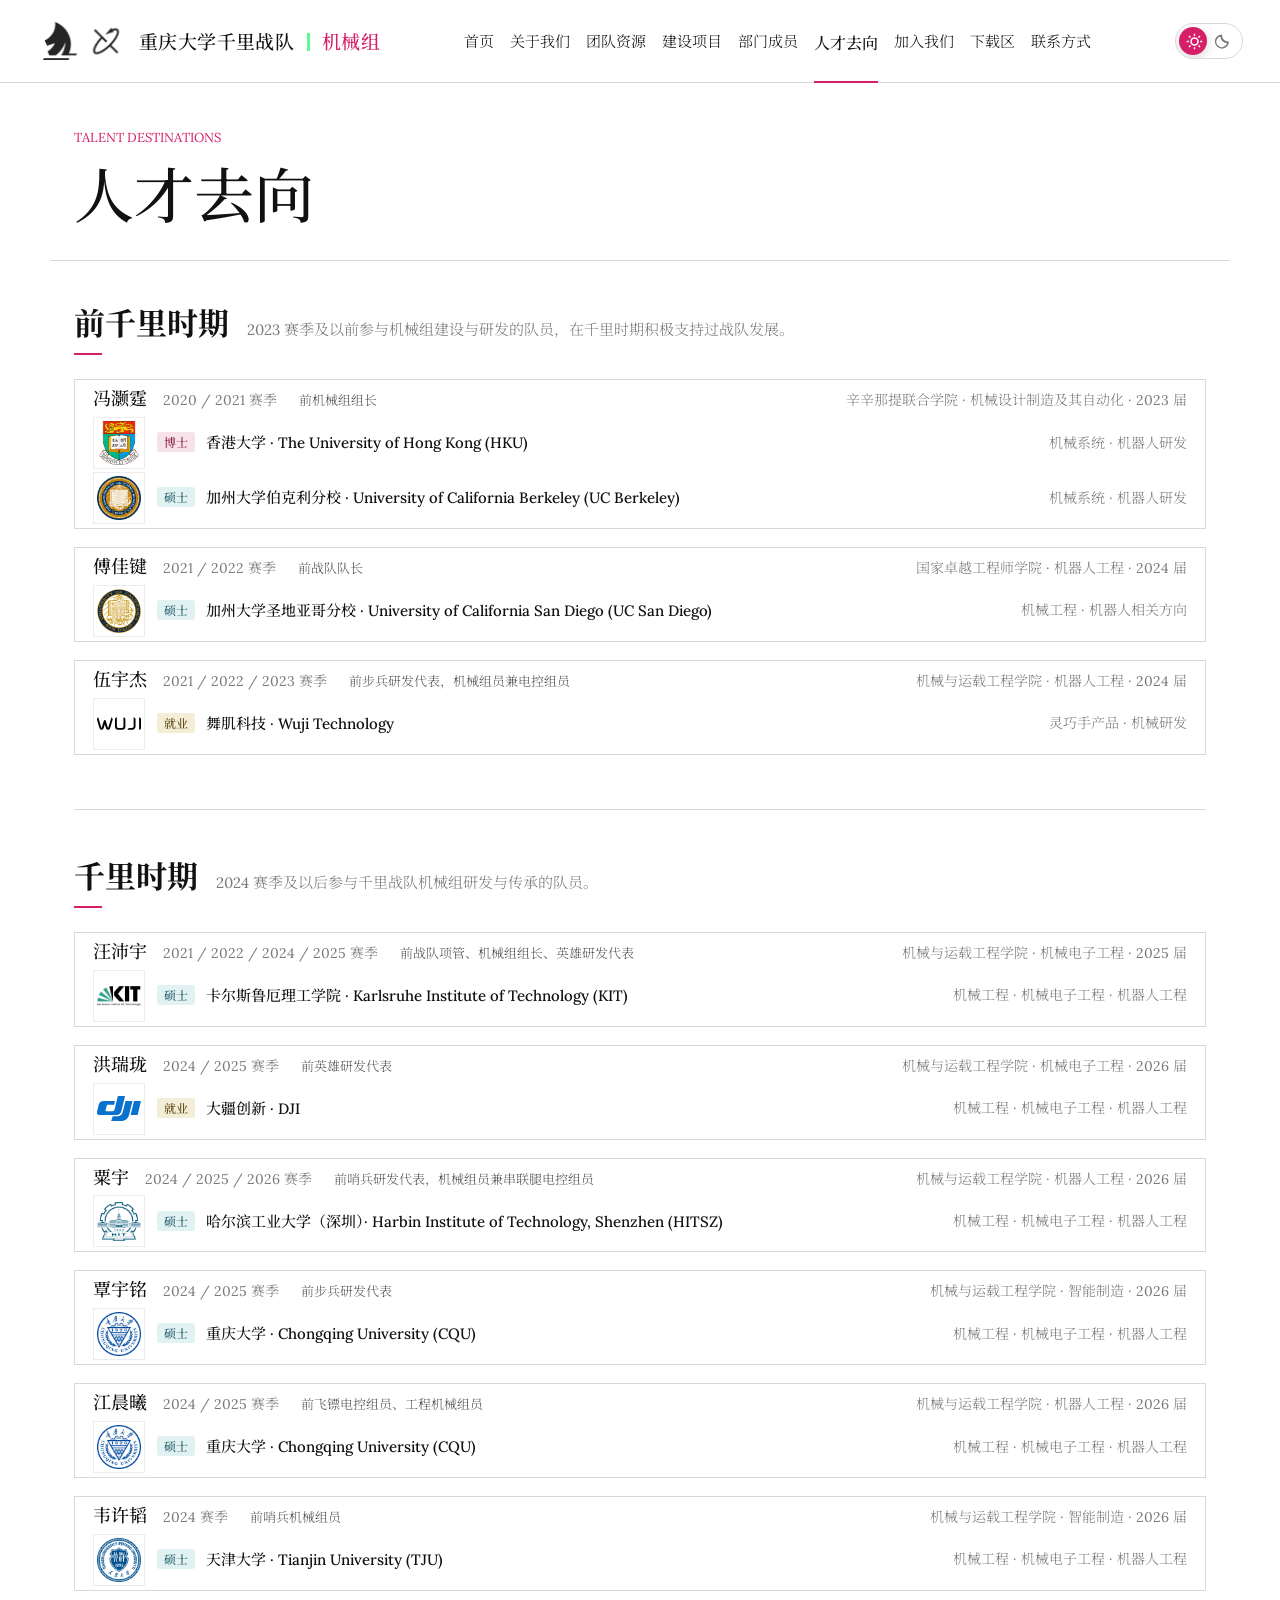
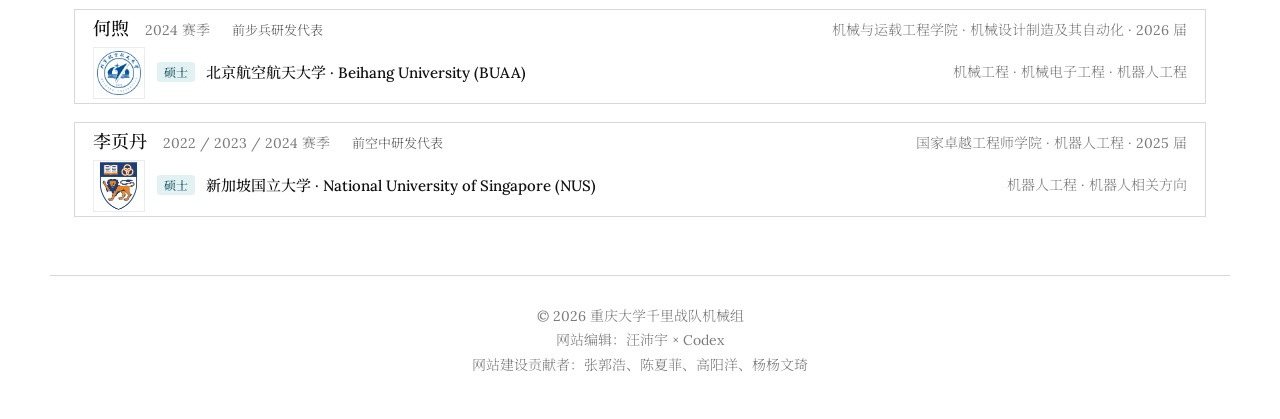
<file: alumni.html>
<!doctype html>
<html lang="zh-CN">
  <head>
    <meta charset="utf-8" />
    <meta name="viewport" content="width=device-width, initial-scale=1" />
    <title>人才去向 | 重庆大学千里战队机械组</title>
    <script>
      (() => {
        try {
          const savedTheme = localStorage.getItem("theme");
          const preferredTheme = window.matchMedia("(prefers-color-scheme: dark)").matches ? "dark" : "light";
          document.documentElement.dataset.theme = savedTheme || preferredTheme;
        } catch {
          document.documentElement.dataset.theme = "light";
        }
      })();
    </script>
    <link rel="stylesheet" href="styles.css?v=20260814-organization2" />
    <link rel="icon" type="image/svg+xml" href="assets/favicon.svg" />
    <script async src="https://www.googletagmanager.com/gtag/js?id=G-X7H7TDZTBG"></script>
    <script>
      window.dataLayer = window.dataLayer || [];
      function gtag(){dataLayer.push(arguments);}
      gtag("js", new Date());
      gtag("config", "G-X7H7TDZTBG");
    </script>
  </head>
  <body data-page="alumni">
    <header class="site-header">
      <nav class="nav" aria-label="主导航">
        <a class="brand" href="index.html" aria-label="返回首页"><span class="brand-logos" aria-hidden="true"><img src="assets/logo/qianli战队马头logo.PNG" alt="" /><img src="assets/logo/机械组logo.PNG" alt="" /></span><span class="brand-text"><strong>重庆大学千里战队</strong><small>机械组</small></span></a>
        <button class="nav-toggle" type="button" aria-expanded="false" aria-controls="nav-links"><span></span><span></span><span></span></button>
        <div class="nav-links" id="nav-links"><a href="index.html" data-nav="home">首页</a><span class="nav-menu"><a href="about.html" data-nav="about" aria-haspopup="true">关于我们</a><span class="nav-dropdown" aria-label="关于我们子页面"><a href="about-qianli.html">关于千里</a><a href="about-workflow.html">研发内容与工作流</a><a href="about-management.html">管理和协作</a><a href="about-history.html">机械组历史</a></span></span><span class="nav-menu"><a href="resources.html" data-nav="resources" aria-haspopup="true">团队资源</a><span class="nav-dropdown" aria-label="团队资源子页面"><a href="resource-training.html">培养计划</a><a href="resource-equipment.html">设备资源</a></span></span><span class="nav-menu"><a href="projects.html" data-nav="projects" aria-haspopup="true">建设项目</a><span class="nav-dropdown" aria-label="建设项目页内导航"><a href="projects.html#rm-tech">RM 技术研发</a><a href="projects.html#education-culture">教育与文化建设</a></span></span><a href="team.html" data-nav="team">部门成员</a><a href="alumni.html" data-nav="alumni">人才去向</a><span class="nav-menu"><a href="join.html" data-nav="join" aria-haspopup="true">加入我们</a><span class="nav-dropdown" aria-label="加入我们页内导航"><a href="join.html#persona">人才画像</a><a href="join.html#philosophy">培养理念</a><a href="join.html#recruit">招新信息</a><a href="join.html#qa">Q&amp;A</a></span></span><a href="downloads.html" data-nav="downloads">下载区</a><a href="contact.html" data-nav="contact">联系方式</a></div>
        <button class="theme-toggle" type="button" aria-label="切换明暗模式" aria-pressed="false">
          <svg class="theme-icon theme-icon-sun" viewBox="0 0 24 24" aria-hidden="true">
            <path d="M12 18a6 6 0 1 1 0-12 6 6 0 0 1 0 12Zm0-2.2a3.8 3.8 0 1 0 0-7.6 3.8 3.8 0 0 0 0 7.6ZM11 1h2v3h-2V1Zm0 19h2v3h-2v-3ZM3.52 4.93l1.41-1.41 2.12 2.12-1.41 1.41-2.12-2.12Zm13.43 13.43 1.41-1.41 2.12 2.12-1.41 1.41-2.12-2.12ZM1 11h3v2H1v-2Zm19 0h3v2h-3v-2ZM3.52 19.07l2.12-2.12 1.41 1.41-2.12 2.12-1.41-1.41ZM16.95 5.64l2.12-2.12 1.41 1.41-2.12 2.12-1.41-1.41Z" />
          </svg>
          <svg class="theme-icon theme-icon-moon" viewBox="0 0 24 24" aria-hidden="true">
            <path d="M12.1 2.1a8.8 8.8 0 0 0 9.8 9.8A10 10 0 1 1 12.1 2.1Zm-2.5 2.8A7.7 7.7 0 1 0 19.1 14.4 10.8 10.8 0 0 1 9.6 4.9Z" />
          </svg>
        </button>
      </nav>
    </header>

    <main>
      <section class="page-hero">
        <div><p class="page-label">Talent Destinations</p><h1>人才去向</h1></div>
      </section>

      <section class="section-block alumni-board">
        <div class="alumni-period">
          <div class="section-heading">
            <h2>前千里时期</h2>
            <p>2023 赛季及以前参与机械组建设与研发的队员，在千里时期积极支持过战队发展。</p>
          </div>
          <div class="alumni-grid">
            <article class="alumni-card">
              <div class="alumni-identity">
                <figure class="avatar-placeholder alumni-photo"></figure>
              </div>
              <div class="alumni-card-main">
                <div class="alumni-card-head"><h3>冯灏霆</h3><p class="alumni-seasons">2020 / 2021 赛季 <small class="alumni-role">前机械组组长</small></p><span>辛辛那提联合学院 · 机械设计制造及其自动化 · 2023 届</span></div>
                <div class="alumni-timeline">
                  <div class="alumni-experience">
                    <div class="alumni-logo-square"><img src="assets/logo/alumni/hku.png" alt="The University of Hong Kong" /></div>
                    <strong><span class="alumni-stage stage-phd">博士</span> 香港大学 · The University of Hong Kong (HKU)</strong>
                    <small>机械系统 · 机器人研发</small>
                  </div>
                  <div class="alumni-experience">
                    <div class="alumni-logo-square"><img src="assets/logo/alumni/ucb.png" alt="University of California Berkeley" /></div>
                    <strong><span class="alumni-stage stage-master">硕士</span> 加州大学伯克利分校 · University of California Berkeley (UC Berkeley)</strong>
                    <small>机械系统 · 机器人研发</small>
                  </div>
                </div>
              </div>
            </article>

            <article class="alumni-card">
              <div class="alumni-identity">
                <figure class="avatar-placeholder alumni-photo"></figure>
              </div>
              <div class="alumni-card-main">
                <div class="alumni-card-head"><h3>傅佳键</h3><p class="alumni-seasons">2021 / 2022 赛季 <small class="alumni-role">前战队队长</small></p><span>国家卓越工程师学院 · 机器人工程 · 2024 届</span></div>
                <div class="alumni-timeline">
                  <div class="alumni-experience">
                    <div class="alumni-logo-square"><img src="assets/logo/alumni/ucsd.png" alt="University of California San Diego" /></div>
                    <strong><span class="alumni-stage stage-master">硕士</span> 加州大学圣地亚哥分校 · University of California San Diego (UC San Diego)</strong>
                    <small>机械工程 · 机器人相关方向</small>
                  </div>
                </div>
              </div>
            </article>

            <article class="alumni-card">
              <div class="alumni-identity">
                <figure class="avatar-placeholder alumni-photo"></figure>
              </div>
              <div class="alumni-card-main">
                <div class="alumni-card-head"><h3>伍宇杰</h3><p class="alumni-seasons">2021 / 2022 / 2023 赛季 <small class="alumni-role">前步兵研发代表，机械组员兼电控组员</small></p><span>机械与运载工程学院 · 机器人工程 · 2024 届</span></div>
                <div class="alumni-timeline">
                  <div class="alumni-experience">
                    <div class="alumni-logo-square wordmark-logo"><img src="assets/logo/alumni/wuji.tech.svg" alt="Wuji Technology" /></div>
                    <strong><span class="alumni-stage stage-work">就业</span> 舞肌科技 · Wuji Technology</strong>
                    <small>灵巧手产品 · 机械研发</small>
                  </div>
                </div>
              </div>
            </article>
          </div>
        </div>

        <div class="alumni-period">
          <div class="section-heading">
            <h2>千里时期</h2>
            <p>2024 赛季及以后参与千里战队机械组研发与传承的队员。</p>
          </div>
          <div class="alumni-grid">
            <article class="alumni-card">
              <div class="alumni-identity">
                <figure class="avatar-placeholder alumni-photo"><img src="assets/photos/汪沛宇.jpg" alt="汪沛宇照片" /></figure>
              </div>
              <div class="alumni-card-main">
                <div class="alumni-card-head"><h3>汪沛宇</h3><p class="alumni-seasons">2021 / 2022 / 2024 / 2025 赛季 <small class="alumni-role">前战队项管、机械组组长、英雄研发代表</small></p><span>机械与运载工程学院 · 机械电子工程 · 2025 届</span></div>
                <div class="alumni-timeline">
                  <div class="alumni-experience">
                    <div class="alumni-logo-square"><img src="assets/logo/alumni/kit.png" alt="Karlsruhe Institute of Technology" /></div>
                    <strong><span class="alumni-stage stage-master">硕士</span> 卡尔斯鲁厄理工学院 · Karlsruhe Institute of Technology (KIT)</strong>
                    <small>机械工程 · 机械电子工程 · 机器人工程</small>
                  </div>
                </div>
              </div>
            </article>

            <article class="alumni-card">
              <div class="alumni-identity">
                <figure class="avatar-placeholder alumni-photo"></figure>
              </div>
              <div class="alumni-card-main">
                <div class="alumni-card-head"><h3>洪瑞珑</h3><p class="alumni-seasons">2024 / 2025 赛季 <small class="alumni-role">前英雄研发代表</small></p><span>机械与运载工程学院 · 机械电子工程 · 2026 届</span></div>
                <div class="alumni-timeline">
                  <div class="alumni-experience">
                    <div class="alumni-logo-square"><img src="assets/logo/alumni/dji.svg" alt="DJI" /></div>
                    <strong><span class="alumni-stage stage-work">就业</span> 大疆创新 · DJI</strong>
                    <small>机械工程 · 机械电子工程 · 机器人工程</small>
                  </div>
                </div>
              </div>
            </article>

            <article class="alumni-card">
              <div class="alumni-identity">
                <figure class="avatar-placeholder alumni-photo"></figure>
              </div>
              <div class="alumni-card-main">
                <div class="alumni-card-head"><h3>粟宇</h3><p class="alumni-seasons">2024 / 2025 / 2026 赛季 <small class="alumni-role">前哨兵研发代表，机械组员兼串联腿电控组员</small></p><span>机械与运载工程学院 · 机器人工程 · 2026 届</span></div>
                <div class="alumni-timeline">
                  <div class="alumni-experience">
                    <div class="alumni-logo-square"><img src="assets/logo/alumni/hit.png" alt="Harbin Institute of Technology, Shenzhen" /></div>
                    <strong><span class="alumni-stage stage-master">硕士</span> 哈尔滨工业大学（深圳）· Harbin Institute of Technology, Shenzhen (HITSZ)</strong>
                    <small>机械工程 · 机械电子工程 · 机器人工程</small>
                  </div>
                </div>
              </div>
            </article>

            <article class="alumni-card">
              <div class="alumni-identity">
                <figure class="avatar-placeholder alumni-photo"></figure>
              </div>
              <div class="alumni-card-main">
                <div class="alumni-card-head"><h3>覃宇铭</h3><p class="alumni-seasons">2024 / 2025 赛季 <small class="alumni-role">前步兵研发代表</small></p><span>机械与运载工程学院 · 智能制造 · 2026 届</span></div>
                <div class="alumni-timeline">
                  <div class="alumni-experience">
                    <div class="alumni-logo-square"><img src="assets/logo/alumni/cqu.png" alt="Chongqing University" /></div>
                    <strong><span class="alumni-stage stage-master">硕士</span> 重庆大学 · Chongqing University (CQU)</strong>
                    <small>机械工程 · 机械电子工程 · 机器人工程</small>
                  </div>
                </div>
              </div>
            </article>

            <article class="alumni-card">
              <div class="alumni-identity">
                <figure class="avatar-placeholder alumni-photo"></figure>
              </div>
              <div class="alumni-card-main">
                <div class="alumni-card-head"><h3>江晨曦</h3><p class="alumni-seasons">2024 / 2025 赛季 <small class="alumni-role">前飞镖电控组员、工程机械组员</small></p><span>机械与运载工程学院 · 机器人工程 · 2026 届</span></div>
                <div class="alumni-timeline">
                  <div class="alumni-experience">
                    <div class="alumni-logo-square"><img src="assets/logo/alumni/cqu.png" alt="Chongqing University" /></div>
                    <strong><span class="alumni-stage stage-master">硕士</span> 重庆大学 · Chongqing University (CQU)</strong>
                    <small>机械工程 · 机械电子工程 · 机器人工程</small>
                  </div>
                </div>
              </div>
            </article>

            <article class="alumni-card">
              <div class="alumni-identity">
                <figure class="avatar-placeholder alumni-photo"></figure>
              </div>
              <div class="alumni-card-main">
                <div class="alumni-card-head"><h3>韦许韬</h3><p class="alumni-seasons">2024 赛季 <small class="alumni-role">前哨兵机械组员</small></p><span>机械与运载工程学院 · 智能制造 · 2026 届</span></div>
                <div class="alumni-timeline">
                  <div class="alumni-experience">
                    <div class="alumni-logo-square"><img src="assets/logo/alumni/tju.png" alt="Tianjin University" /></div>
                    <strong><span class="alumni-stage stage-master">硕士</span> 天津大学 · Tianjin University (TJU)</strong>
                    <small>机械工程 · 机械电子工程 · 机器人工程</small>
                  </div>
                </div>
              </div>
            </article>

            <article class="alumni-card">
              <div class="alumni-identity">
                <figure class="avatar-placeholder alumni-photo"></figure>
              </div>
              <div class="alumni-card-main">
                <div class="alumni-card-head"><h3>何煦</h3><p class="alumni-seasons">2024 赛季 <small class="alumni-role">前步兵研发代表</small></p><span>机械与运载工程学院 · 机械设计制造及其自动化 · 2026 届</span></div>
                <div class="alumni-timeline">
                  <div class="alumni-experience">
                    <div class="alumni-logo-square"><img src="assets/logo/alumni/bhu.png" alt="Beihang University" /></div>
                    <strong><span class="alumni-stage stage-master">硕士</span> 北京航空航天大学 · Beihang University (BUAA)</strong>
                    <small>机械工程 · 机械电子工程 · 机器人工程</small>
                  </div>
                </div>
              </div>
            </article>

            <article class="alumni-card">
              <div class="alumni-identity">
                <figure class="avatar-placeholder alumni-photo"></figure>
              </div>
              <div class="alumni-card-main">
                <div class="alumni-card-head"><h3>李页丹</h3><p class="alumni-seasons">2022 / 2023 / 2024 赛季 <small class="alumni-role">前空中研发代表</small></p><span>国家卓越工程师学院 · 机器人工程 · 2025 届</span></div>
                <div class="alumni-timeline">
                  <div class="alumni-experience">
                    <div class="alumni-logo-square logo-nus"><img src="assets/logo/alumni/nus.png" alt="National University of Singapore" /></div>
                    <strong><span class="alumni-stage stage-master">硕士</span> 新加坡国立大学 · National University of Singapore (NUS)</strong>
                    <small>机器人工程 · 机器人相关方向</small>
                  </div>
                </div>
              </div>
            </article>
          </div>
        </div>
      </section>
    </main>

    <footer class="site-footer"><p>© 2026 重庆大学千里战队机械组</p><p>网站编辑：汪沛宇 × Codex</p><p>网站建设贡献者：张郭浩、陈夏菲、高阳洋、杨杨文琦</p></footer>
    <script src="script.js?v=20260602-anchor3"></script>
  </body>
</html>
</file>
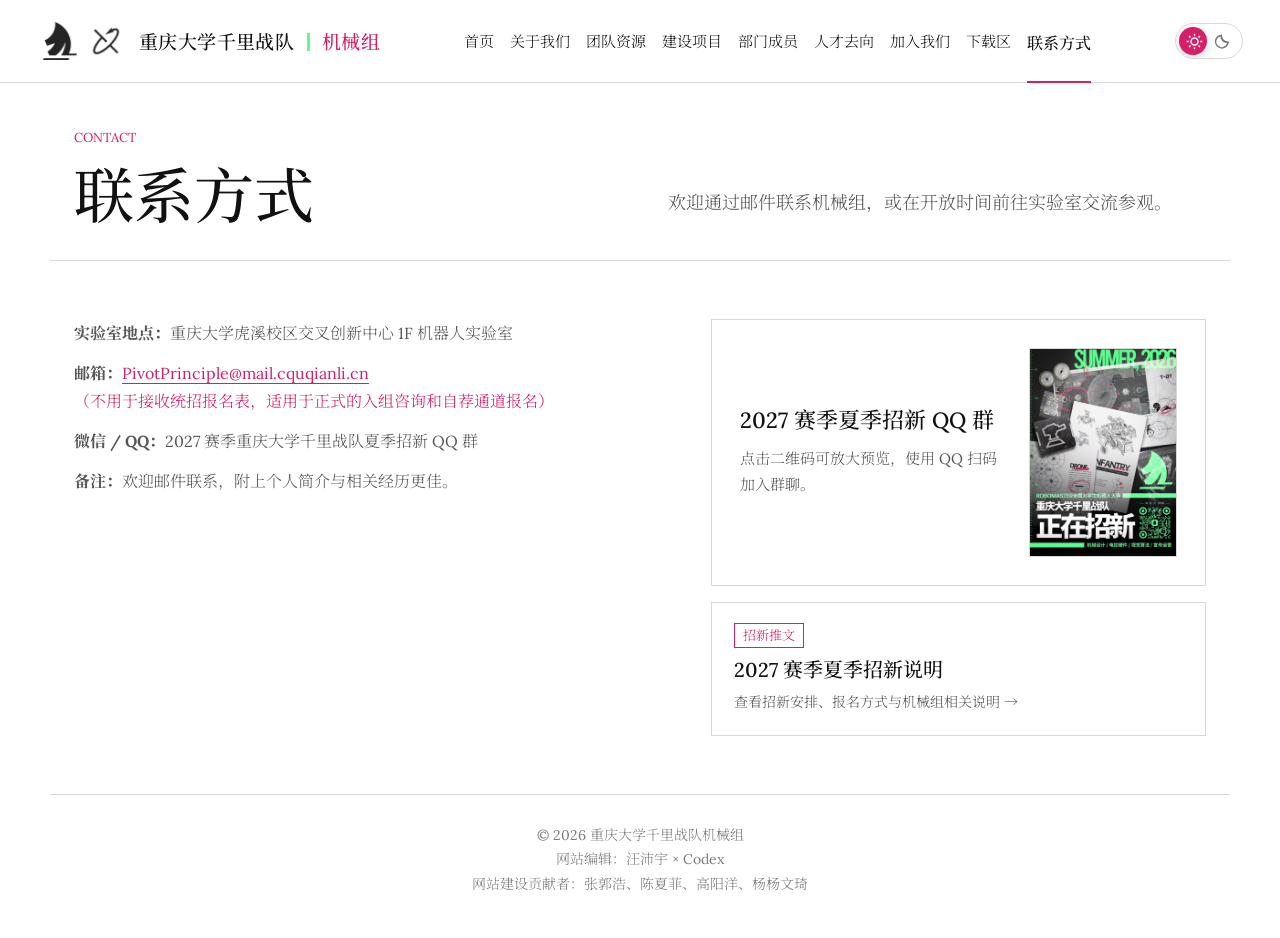
<file: contact.html>
<!doctype html>
<html lang="zh-CN">
  <head>
    <meta charset="utf-8" />
    <meta name="viewport" content="width=device-width, initial-scale=1" />
    <title>联系方式 | 重庆大学千里战队机械组</title>
    <script>
      (() => {
        try {
          const savedTheme = localStorage.getItem("theme");
          const preferredTheme = window.matchMedia("(prefers-color-scheme: dark)").matches ? "dark" : "light";
          document.documentElement.dataset.theme = savedTheme || preferredTheme;
        } catch {
          document.documentElement.dataset.theme = "light";
        }
      })();
    </script>
    <link rel="stylesheet" href="styles.css?v=20260814-organization2" />
    <link rel="icon" type="image/svg+xml" href="assets/favicon.svg" />
    <script async src="https://www.googletagmanager.com/gtag/js?id=G-X7H7TDZTBG"></script>
    <script>
      window.dataLayer = window.dataLayer || [];
      function gtag(){dataLayer.push(arguments);}
      gtag("js", new Date());
      gtag("config", "G-X7H7TDZTBG");
    </script>
  </head>
  <body data-page="contact">
    <header class="site-header">
      <nav class="nav" aria-label="主导航">
        <a class="brand" href="index.html" aria-label="返回首页"><span class="brand-logos" aria-hidden="true"><img src="assets/logo/qianli战队马头logo.PNG" alt="" /><img src="assets/logo/机械组logo.PNG" alt="" /></span><span class="brand-text"><strong>重庆大学千里战队</strong><small>机械组</small></span></a>
        <button class="nav-toggle" type="button" aria-expanded="false" aria-controls="nav-links"><span></span><span></span><span></span></button>
        <div class="nav-links" id="nav-links"><a href="index.html" data-nav="home">首页</a><span class="nav-menu"><a href="about.html" data-nav="about" aria-haspopup="true">关于我们</a><span class="nav-dropdown" aria-label="关于我们子页面"><a href="about-qianli.html">关于千里</a><a href="about-workflow.html">研发内容与工作流</a><a href="about-management.html">管理和协作</a><a href="about-history.html">机械组历史</a></span></span><span class="nav-menu"><a href="resources.html" data-nav="resources" aria-haspopup="true">团队资源</a><span class="nav-dropdown" aria-label="团队资源子页面"><a href="resource-training.html">培养计划</a><a href="resource-equipment.html">设备资源</a></span></span><span class="nav-menu"><a href="projects.html" data-nav="projects" aria-haspopup="true">建设项目</a><span class="nav-dropdown" aria-label="建设项目页内导航"><a href="projects.html#rm-tech">RM 技术研发</a><a href="projects.html#education-culture">教育与文化建设</a></span></span><a href="team.html" data-nav="team">部门成员</a><a href="alumni.html" data-nav="alumni">人才去向</a><span class="nav-menu"><a href="join.html" data-nav="join" aria-haspopup="true">加入我们</a><span class="nav-dropdown" aria-label="加入我们页内导航"><a href="join.html#persona">人才画像</a><a href="join.html#philosophy">培养理念</a><a href="join.html#recruit">招新信息</a><a href="join.html#qa">Q&amp;A</a></span></span><a href="downloads.html" data-nav="downloads">下载区</a><a href="contact.html" data-nav="contact">联系方式</a></div>
        <button class="theme-toggle" type="button" aria-label="切换明暗模式" aria-pressed="false">
          <svg class="theme-icon theme-icon-sun" viewBox="0 0 24 24" aria-hidden="true">
            <path d="M12 18a6 6 0 1 1 0-12 6 6 0 0 1 0 12Zm0-2.2a3.8 3.8 0 1 0 0-7.6 3.8 3.8 0 0 0 0 7.6ZM11 1h2v3h-2V1Zm0 19h2v3h-2v-3ZM3.52 4.93l1.41-1.41 2.12 2.12-1.41 1.41-2.12-2.12Zm13.43 13.43 1.41-1.41 2.12 2.12-1.41 1.41-2.12-2.12ZM1 11h3v2H1v-2Zm19 0h3v2h-3v-2ZM3.52 19.07l2.12-2.12 1.41 1.41-2.12 2.12-1.41-1.41ZM16.95 5.64l2.12-2.12 1.41 1.41-2.12 2.12-1.41-1.41Z" />
          </svg>
          <svg class="theme-icon theme-icon-moon" viewBox="0 0 24 24" aria-hidden="true">
            <path d="M12.1 2.1a8.8 8.8 0 0 0 9.8 9.8A10 10 0 1 1 12.1 2.1Zm-2.5 2.8A7.7 7.7 0 1 0 19.1 14.4 10.8 10.8 0 0 1 9.6 4.9Z" />
          </svg>
        </button>
      </nav>
    </header>

    <main>
      <section class="page-hero">
        <div><p class="page-label">Contact</p><h1>联系方式</h1></div>
        <p>欢迎通过邮件联系机械组，或在开放时间前往实验室交流参观。</p>
      </section>

      <section class="section-block contact-layout">
        <address>
          <p><strong>实验室地点：</strong>重庆大学虎溪校区交叉创新中心 1F 机器人实验室</p>
          <p><strong>邮箱：</strong><a href="mailto:PivotPrinciple@mail.cquqianli.cn">PivotPrinciple@mail.cquqianli.cn</a></p>
          <p class="contact-purpose"><span class="accent-text">（不用于接收统招报名表，适用于正式的入组咨询和自荐通道报名）</span></p>
          <p><strong>微信 / QQ：</strong>2027 赛季重庆大学千里战队夏季招新 QQ 群</p>
          <p><strong>备注：</strong>欢迎邮件联系，附上个人简介与相关经历更佳。</p>
        </address>
        <div class="contact-side">
          <aside class="contact-qr-card" id="contact-qr">
            <div>
              <h2>2027 赛季夏季招新 QQ 群</h2>
              <p>点击二维码可放大预览，使用 QQ 扫码加入群聊。</p>
            </div>
            <a class="contact-qr-thumb" href="#qq-group-qr-preview" aria-label="放大预览 2027 赛季夏季招新 QQ 群二维码">
              <img src="assets/images/招新QQ群二维码.jpg" alt="2027 赛季夏季招新 QQ 群二维码" />
            </a>
          </aside>
          <a class="recruitment-article-card" href="https://mp.weixin.qq.com/s/J-UeOWK6DXutLE-wRNbBhw" target="_blank" rel="noopener noreferrer">
            <span>招新推文</span>
            <strong>2027 赛季夏季招新说明</strong>
            <small>查看招新安排、报名方式与机械组相关说明 →</small>
          </a>
        </div>
      </section>

      <div class="qr-lightbox" id="qq-group-qr-preview" aria-modal="true" role="dialog" aria-label="2027 赛季夏季招新 QQ 群二维码预览">
        <a class="qr-lightbox-backdrop" href="#contact-qr" aria-label="关闭二维码预览"></a>
        <figure class="qr-lightbox-panel">
          <a class="qr-lightbox-close" href="#contact-qr" aria-label="关闭二维码预览">×</a>
          <img src="assets/images/招新QQ群二维码.jpg" alt="2027 赛季夏季招新 QQ 群二维码" />
          <figcaption>2027 赛季夏季招新 QQ 群</figcaption>
        </figure>
      </div>
    </main>

    <footer class="site-footer"><p>© 2026 重庆大学千里战队机械组</p><p>网站编辑：汪沛宇 × Codex</p><p>网站建设贡献者：张郭浩、陈夏菲、高阳洋、杨杨文琦</p></footer>
    <script src="script.js?v=20260602-anchor3"></script>
  </body>
</html>
</file>
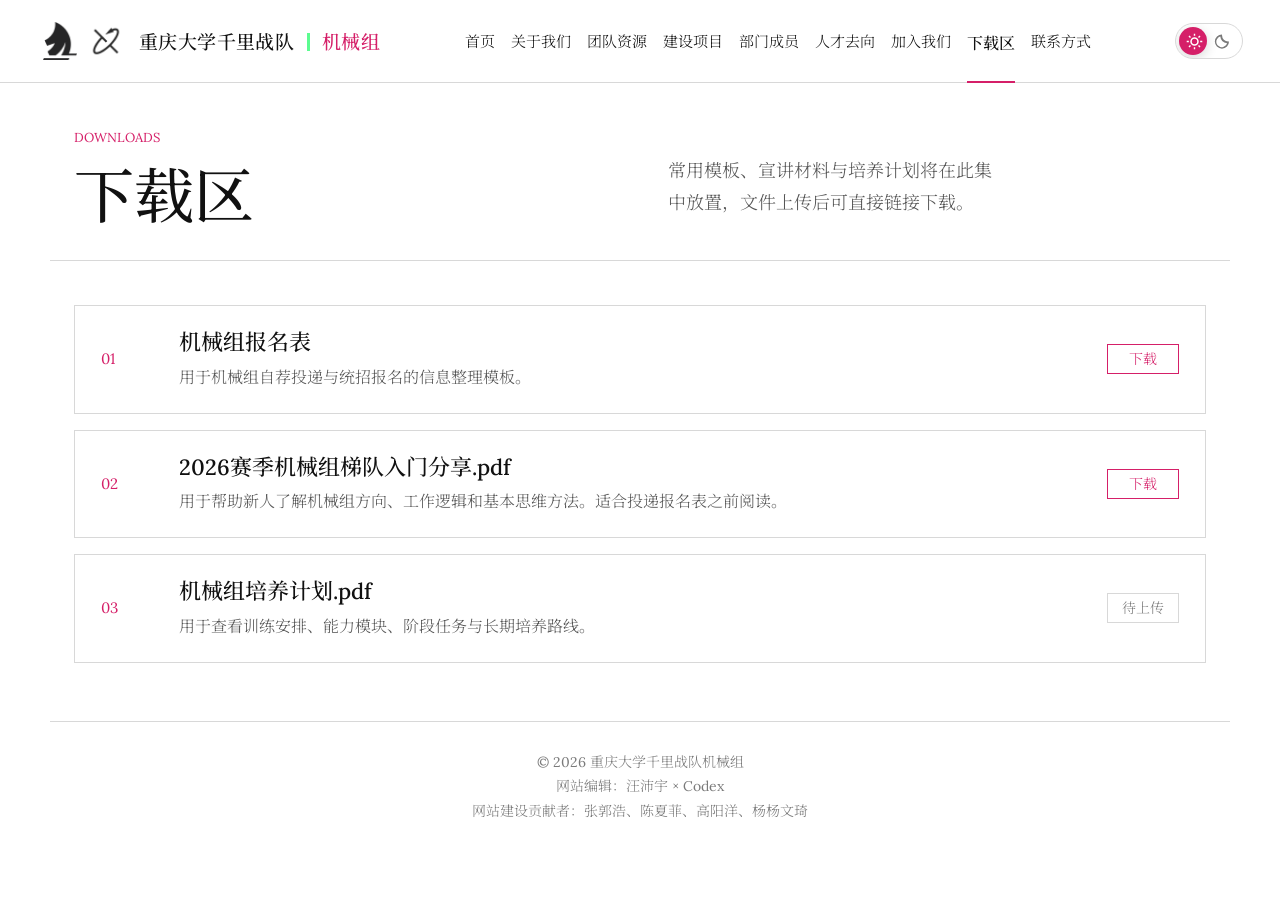
<file: downloads.html>
<!doctype html>
<html lang="zh-CN">
  <head>
    <meta charset="utf-8" />
    <meta name="viewport" content="width=device-width, initial-scale=1" />
    <title>下载区 | 重庆大学千里战队机械组</title>
    <script>
      (() => {
        try {
          const savedTheme = localStorage.getItem("theme");
          const preferredTheme = window.matchMedia("(prefers-color-scheme: dark)").matches ? "dark" : "light";
          document.documentElement.dataset.theme = savedTheme || preferredTheme;
        } catch {
          document.documentElement.dataset.theme = "light";
        }
      })();
    </script>
    <link rel="stylesheet" href="styles.css?v=20260814-organization2" />
    <link rel="icon" type="image/svg+xml" href="assets/favicon.svg" />
    <script async src="https://www.googletagmanager.com/gtag/js?id=G-X7H7TDZTBG"></script>
    <script>
      window.dataLayer = window.dataLayer || [];
      function gtag(){dataLayer.push(arguments);}
      gtag("js", new Date());
      gtag("config", "G-X7H7TDZTBG");
    </script>
  </head>
  <body data-page="downloads">
    <header class="site-header">
      <nav class="nav" aria-label="主导航">
        <a class="brand" href="index.html" aria-label="返回首页"><span class="brand-logos" aria-hidden="true"><img src="assets/logo/qianli战队马头logo.PNG" alt="" /><img src="assets/logo/机械组logo.PNG" alt="" /></span><span class="brand-text"><strong>重庆大学千里战队</strong><small>机械组</small></span></a>
        <button class="nav-toggle" type="button" aria-expanded="false" aria-controls="nav-links"><span></span><span></span><span></span></button>
        <div class="nav-links" id="nav-links"><a href="index.html" data-nav="home">首页</a><span class="nav-menu"><a href="about.html" data-nav="about" aria-haspopup="true">关于我们</a><span class="nav-dropdown" aria-label="关于我们子页面"><a href="about-qianli.html">关于千里</a><a href="about-workflow.html">研发内容与工作流</a><a href="about-management.html">管理和协作</a><a href="about-history.html">机械组历史</a></span></span><span class="nav-menu"><a href="resources.html" data-nav="resources" aria-haspopup="true">团队资源</a><span class="nav-dropdown" aria-label="团队资源子页面"><a href="resource-training.html">培养计划</a><a href="resource-equipment.html">设备资源</a></span></span><span class="nav-menu"><a href="projects.html" data-nav="projects" aria-haspopup="true">建设项目</a><span class="nav-dropdown" aria-label="建设项目页内导航"><a href="projects.html#rm-tech">RM 技术研发</a><a href="projects.html#education-culture">教育与文化建设</a></span></span><a href="team.html" data-nav="team">部门成员</a><a href="alumni.html" data-nav="alumni">人才去向</a><span class="nav-menu"><a href="join.html" data-nav="join" aria-haspopup="true">加入我们</a><span class="nav-dropdown" aria-label="加入我们页内导航"><a href="join.html#persona">人才画像</a><a href="join.html#philosophy">培养理念</a><a href="join.html#recruit">招新信息</a><a href="join.html#qa">Q&amp;A</a></span></span><a href="downloads.html" data-nav="downloads">下载区</a><a href="contact.html" data-nav="contact">联系方式</a></div>
        <button class="theme-toggle" type="button" aria-label="切换明暗模式" aria-pressed="false">
          <svg class="theme-icon theme-icon-sun" viewBox="0 0 24 24" aria-hidden="true">
            <path d="M12 18a6 6 0 1 1 0-12 6 6 0 0 1 0 12Zm0-2.2a3.8 3.8 0 1 0 0-7.6 3.8 3.8 0 0 0 0 7.6ZM11 1h2v3h-2V1Zm0 19h2v3h-2v-3ZM3.52 4.93l1.41-1.41 2.12 2.12-1.41 1.41-2.12-2.12Zm13.43 13.43 1.41-1.41 2.12 2.12-1.41 1.41-2.12-2.12ZM1 11h3v2H1v-2Zm19 0h3v2h-3v-2ZM3.52 19.07l2.12-2.12 1.41 1.41-2.12 2.12-1.41-1.41ZM16.95 5.64l2.12-2.12 1.41 1.41-2.12 2.12-1.41-1.41Z" />
          </svg>
          <svg class="theme-icon theme-icon-moon" viewBox="0 0 24 24" aria-hidden="true">
            <path d="M12.1 2.1a8.8 8.8 0 0 0 9.8 9.8A10 10 0 1 1 12.1 2.1Zm-2.5 2.8A7.7 7.7 0 1 0 19.1 14.4 10.8 10.8 0 0 1 9.6 4.9Z" />
          </svg>
        </button>
      </nav>
    </header>

    <main>
      <section class="page-hero">
        <div><p class="page-label">Downloads</p><h1>下载区</h1></div>
        <p>常用模板、宣讲材料与培养计划将在此集中放置，文件上传后可直接链接下载。</p>
      </section>

      <section class="section-block downloads-panel">
        <div class="download-list" aria-label="下载文件列表">
          <article class="download-card">
            <span class="download-index">01</span>
            <div>
              <h2>机械组报名表</h2>
              <p>用于机械组自荐投递与统招报名的信息整理模板。</p>
            </div>
            <a class="download-action" href="assets/千里战队机械组报名表.docx" download>下载</a>
          </article>
          <article class="download-card">
            <span class="download-index">02</span>
            <div>
              <h2>2026赛季机械组梯队入门分享.pdf</h2>
              <p>用于帮助新人了解机械组方向、工作逻辑和基本思维方法。适合投递报名表之前阅读。</p>
            </div>
            <a class="download-action" href="assets/2026赛季机械组梯队入门分享.pdf" download>下载</a>
          </article>
          <article class="download-card">
            <span class="download-index">03</span>
            <div>
              <h2>机械组培养计划.pdf</h2>
              <p>用于查看训练安排、能力模块、阶段任务与长期培养路线。</p>
            </div>
            <span class="download-status">待上传</span>
          </article>
        </div>
      </section>
    </main>

    <footer class="site-footer"><p>© 2026 重庆大学千里战队机械组</p><p>网站编辑：汪沛宇 × Codex</p><p>网站建设贡献者：张郭浩、陈夏菲、高阳洋、杨杨文琦</p></footer>
    <script src="script.js?v=20260602-anchor3"></script>
  </body>
</html>
</file>
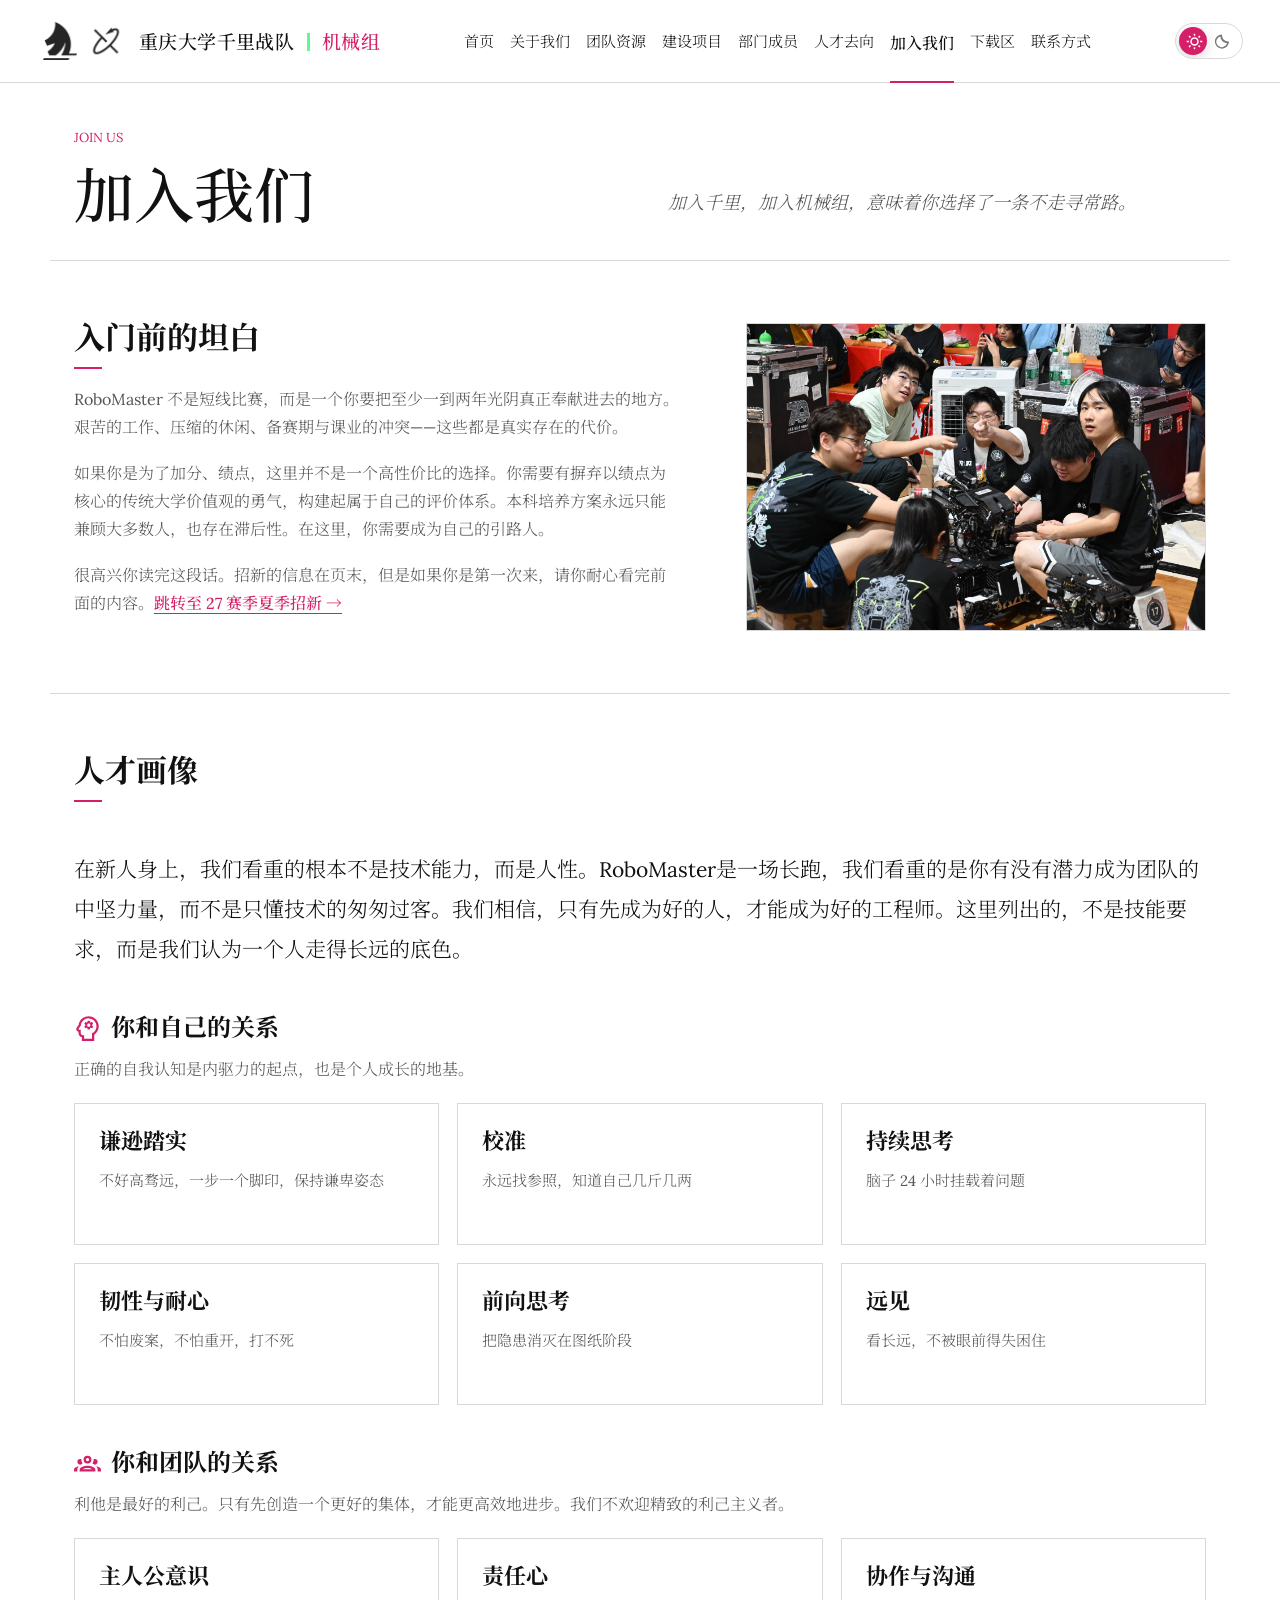
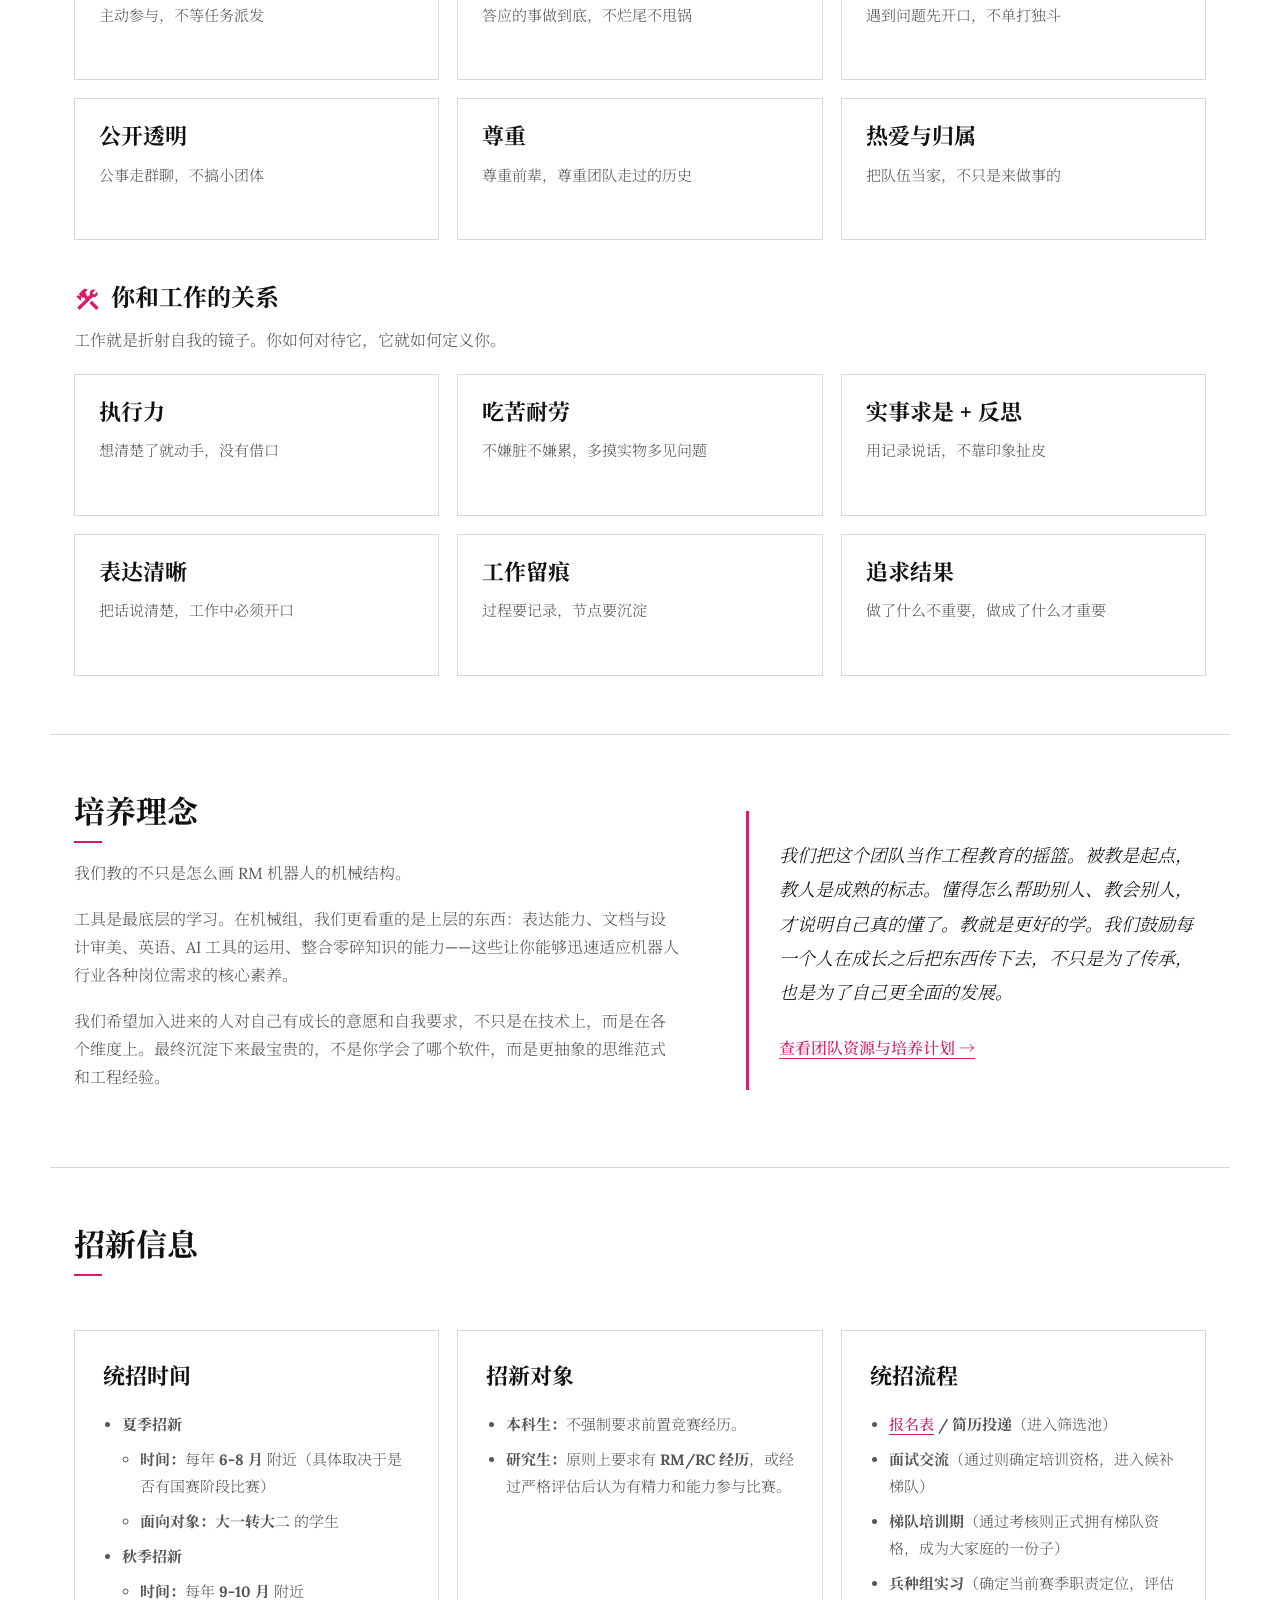
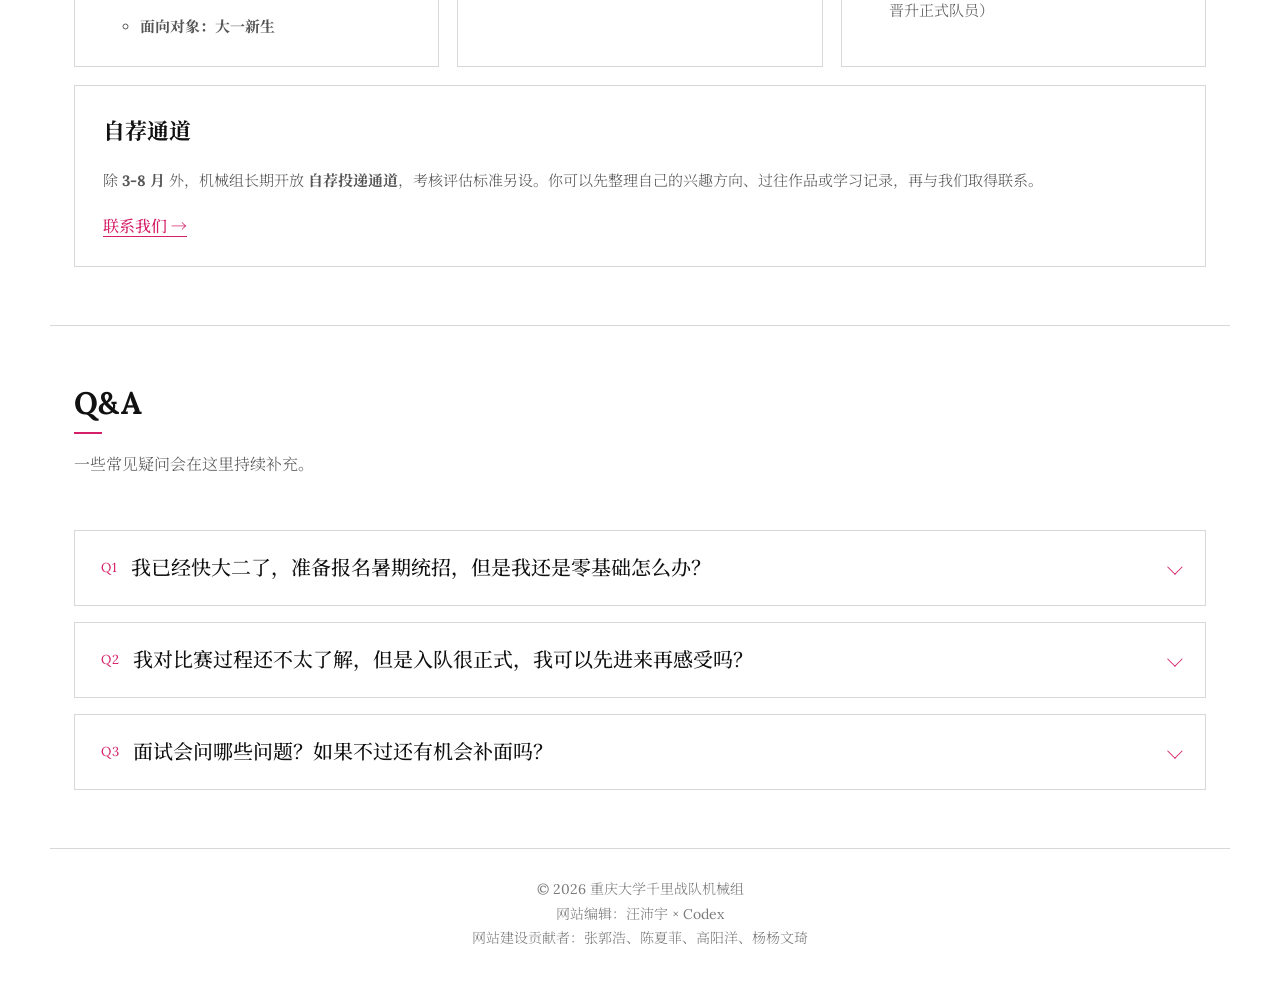
<file: join.html>
<!doctype html>
<html lang="zh-CN">
  <head>
    <meta charset="utf-8" />
    <meta name="viewport" content="width=device-width, initial-scale=1" />
    <title>加入我们 | 重庆大学千里战队机械组</title>
    <script>
      (() => {
        try {
          const savedTheme = localStorage.getItem("theme");
          const preferredTheme = window.matchMedia("(prefers-color-scheme: dark)").matches ? "dark" : "light";
          document.documentElement.dataset.theme = savedTheme || preferredTheme;
        } catch {
          document.documentElement.dataset.theme = "light";
        }
      })();
    </script>
    <link rel="stylesheet" href="styles.css?v=20260814-organization2" />
    <link rel="icon" type="image/svg+xml" href="assets/favicon.svg" />
    <script async src="https://www.googletagmanager.com/gtag/js?id=G-X7H7TDZTBG"></script>
    <script>
      window.dataLayer = window.dataLayer || [];
      function gtag(){dataLayer.push(arguments);}
      gtag("js", new Date());
      gtag("config", "G-X7H7TDZTBG");
    </script>
  </head>
  <body data-page="join">
    <header class="site-header">
      <nav class="nav" aria-label="主导航">
        <a class="brand" href="index.html" aria-label="返回首页"><span class="brand-logos" aria-hidden="true"><img src="assets/logo/qianli战队马头logo.PNG" alt="" /><img src="assets/logo/机械组logo.PNG" alt="" /></span><span class="brand-text"><strong>重庆大学千里战队</strong><small>机械组</small></span></a>
        <button class="nav-toggle" type="button" aria-expanded="false" aria-controls="nav-links"><span></span><span></span><span></span></button>
        <div class="nav-links" id="nav-links"><a href="index.html" data-nav="home">首页</a><span class="nav-menu"><a href="about.html" data-nav="about" aria-haspopup="true">关于我们</a><span class="nav-dropdown" aria-label="关于我们子页面"><a href="about-qianli.html">关于千里</a><a href="about-workflow.html">研发内容与工作流</a><a href="about-management.html">管理和协作</a><a href="about-history.html">机械组历史</a></span></span><span class="nav-menu"><a href="resources.html" data-nav="resources" aria-haspopup="true">团队资源</a><span class="nav-dropdown" aria-label="团队资源子页面"><a href="resource-training.html">培养计划</a><a href="resource-equipment.html">设备资源</a></span></span><span class="nav-menu"><a href="projects.html" data-nav="projects" aria-haspopup="true">建设项目</a><span class="nav-dropdown" aria-label="建设项目页内导航"><a href="projects.html#rm-tech">RM 技术研发</a><a href="projects.html#education-culture">教育与文化建设</a></span></span><a href="team.html" data-nav="team">部门成员</a><a href="alumni.html" data-nav="alumni">人才去向</a><span class="nav-menu"><a href="join.html" data-nav="join" aria-haspopup="true">加入我们</a><span class="nav-dropdown" aria-label="加入我们页内导航"><a href="join.html#persona">人才画像</a><a href="join.html#philosophy">培养理念</a><a href="join.html#recruit">招新信息</a><a href="join.html#qa">Q&amp;A</a></span></span><a href="downloads.html" data-nav="downloads">下载区</a><a href="contact.html" data-nav="contact">联系方式</a></div>
        <button class="theme-toggle" type="button" aria-label="切换明暗模式" aria-pressed="false">
          <svg class="theme-icon theme-icon-sun" viewBox="0 0 24 24" aria-hidden="true">
            <path d="M12 18a6 6 0 1 1 0-12 6 6 0 0 1 0 12Zm0-2.2a3.8 3.8 0 1 0 0-7.6 3.8 3.8 0 0 0 0 7.6ZM11 1h2v3h-2V1Zm0 19h2v3h-2v-3ZM3.52 4.93l1.41-1.41 2.12 2.12-1.41 1.41-2.12-2.12Zm13.43 13.43 1.41-1.41 2.12 2.12-1.41 1.41-2.12-2.12ZM1 11h3v2H1v-2Zm19 0h3v2h-3v-2ZM3.52 19.07l2.12-2.12 1.41 1.41-2.12 2.12-1.41-1.41ZM16.95 5.64l2.12-2.12 1.41 1.41-2.12 2.12-1.41-1.41Z" />
          </svg>
          <svg class="theme-icon theme-icon-moon" viewBox="0 0 24 24" aria-hidden="true">
            <path d="M12.1 2.1a8.8 8.8 0 0 0 9.8 9.8A10 10 0 1 1 12.1 2.1Zm-2.5 2.8A7.7 7.7 0 1 0 19.1 14.4 10.8 10.8 0 0 1 9.6 4.9Z" />
          </svg>
        </button>
      </nav>
    </header>

    <main>
      <section class="page-hero">
        <div><p class="page-label">Join Us</p><h1>加入我们</h1></div>
        <p>加入千里，加入机械组，意味着你选择了一条不走寻常路。</p>
      </section>

      <section class="section-block join-confession">
        <article class="join-copy-block">
          <h2>入门前的坦白</h2>
          <p>RoboMaster 不是短线比赛，而是一个你要把至少一到两年光阴真正奉献进去的地方。艰苦的工作、压缩的休闲、备赛期与课业的冲突——这些都是真实存在的代价。</p>
          <p>如果你是为了加分、绩点，这里并不是一个高性价比的选择。你需要有摒弃以绩点为核心的传统大学价值观的勇气，构建起属于自己的评价体系。本科培养方案永远只能兼顾大多数人，也存在滞后性。在这里，你需要成为自己的引路人。</p>
          <p>很高兴你读完这段话。招新的信息在页末，但是如果你是第一次来，请你耐心看完前面的内容。<a class="inline-link no-auto-arrow" href="contact.html">跳转至 27 赛季夏季招新 →</a></p>
        </article>
        <figure class="join-visual join-visual-photo">
          <img src="assets/images/join_us.jpg" alt="RoboMaster 赛场上的队员欢呼瞬间" />
        </figure>
      </section>

      <section class="section-block join-persona" id="persona">
        <div class="section-heading">
          <h2>人才画像</h2>
        </div>
        <p class="join-lead">在新人身上，我们看重的根本不是技术能力，而是人性。RoboMaster是一场长跑，我们看重的是你有没有潜力成为团队的中坚力量，而不是只懂技术的匆匆过客。我们相信，只有先成为好的人，才能成为好的工程师。这里列出的，不是技能要求，而是我们认为一个人走得长远的底色。</p>

        <section class="trait-group" aria-labelledby="self-traits">
          <h3 id="self-traits" class="trait-heading">
            <svg class="trait-heading-icon" viewBox="0 0 24 24" aria-hidden="true"><path d="M13 3c3.88 0 7 3.14 7 7c0 2.8-1.63 5.19-4 6.31V21H9v-3H8c-1.11 0-2-.89-2-2v-3H4.5c-.42 0-.66-.5-.42-.81L6 9.66A7.003 7.003 0 0 1 13 3m0-2C8.42 1 4.61 4.43 4.06 8.91L2.5 11c-.58.72-.68 1.72-.26 2.59c.36.72 1 1.21 1.76 1.36V16c0 1.86 1.28 3.43 3 3.87V23h11v-5.53c2.5-1.64 4-4.41 4-7.47c0-4.96-4.04-9-9-9m3.1 8.42V9c0-.15 0-.24-.06-.38l.89-.66c.07-.04.07-.18.07-.28l-.82-1.36c-.05-.09-.18-.14-.28-.09l-.99.42c-.18-.19-.41-.33-.65-.42L14.1 5.2c-.03-.14-.1-.2-.22-.2h-1.59c-.1 0-.19.06-.19.2l-.14 1.03c-.23.09-.46.23-.66.42l-1.03-.42c-.09-.05-.17 0-.23.09l-.8 1.36c-.05.14-.05.24.05.28l.84.66c0 .14-.03.28-.03.38c0 .14.03.28.03.42l-.84.65c-.1.05-.1.14-.05.24l.8 1.4c.06.1.14.1.23.1l.99-.43c.24.19.42.29.7.38l.14 1.08c0 .09.09.16.19.16h1.59c.12 0 .19-.07.22-.16l.16-1.08c.24-.09.47-.19.65-.37l.99.42c.1 0 .23 0 .28-.1l.82-1.4c0-.1 0-.19-.07-.24zm-3 1.03c-.78 0-1.42-.66-1.42-1.45s.61-1.41 1.42-1.41c.78 0 1.44.61 1.44 1.41s-.66 1.45-1.44 1.45"/></svg>
            <span>你和自己的关系</span>
          </h3>
          <p class="trait-intro">正确的自我认知是内驱力的起点，也是个人成长的地基。</p>
          <div class="trait-grid">
            <article class="trait-card" tabindex="0">
              <h4>谦逊踏实</h4>
              <p class="trait-summary">不好高骛远，一步一个脚印，保持谦卑姿态</p>
              <p class="trait-detail">不因小成就自满，也不因远大目标而眼高手低。保持持续学习的心态，不轻易对人产生偏见或优越感。真正厉害的人往往最清楚自己还差多少，也最清楚下一步该踩在哪里。</p>
            </article>
            <article class="trait-card" tabindex="0">
              <h4>校准</h4>
              <p class="trait-summary">永远找参照，知道自己几斤几两</p>
              <p class="trait-detail">看头部队伍在做什么，看团队当下的需求是什么，再回来判断自己的水平在哪、差距在哪、要投入多少。不靠感觉，靠基准。把好的国赛队伍和自己比较，才知道路有多远。</p>
            </article>
            <article class="trait-card" tabindex="0">
              <h4>持续思考</h4>
              <p class="trait-summary">脑子 24 小时挂载着问题</p>
              <p class="trait-detail">不只是坐在工位才动脑。真正投入一个问题的人，通勤、洗澡、睡前都在咀嚼，灵感和突破往往就从这里来。</p>
            </article>
            <article class="trait-card" tabindex="0">
              <h4>韧性与耐心</h4>
              <p class="trait-summary">不怕废案，不怕重开，打不死</p>
              <p class="trait-detail">技术能力的积淀不是一朝一夕，持之以恒的态度永远比一时的聪明更重要。不怕废案，不怕重开，失败了 A 才让我们明白 B 的价值。要给自己一些耐心，等到花开需要长时间的浇灌。</p>
            </article>
            <article class="trait-card" tabindex="0">
              <h4>前向思考</h4>
              <p class="trait-summary">把隐患消灭在图纸阶段</p>
              <p class="trait-detail">不是出了问题再来补救，而是在正向推进时就把风险和影响内建进去。做方案的时候就在想：这里如果出问题会影响谁？这个接口下游能不能接受？</p>
            </article>
            <article class="trait-card" tabindex="0">
              <h4>远见</h4>
              <p class="trait-summary">看长远，不被眼前得失困住</p>
              <p class="trait-detail">不只看眼前的任务和得失，能把目光放长远，追求可持续的成长。机械组不是刷履历的地方，我们想要的是愿意真正扎下来的人。</p>
            </article>
          </div>
        </section>

        <section class="trait-group" aria-labelledby="team-traits">
          <h3 id="team-traits" class="trait-heading">
            <svg class="trait-heading-icon" viewBox="0 0 24 24" aria-hidden="true"><path d="M12 5a3.5 3.5 0 0 0-3.5 3.5A3.5 3.5 0 0 0 12 12a3.5 3.5 0 0 0 3.5-3.5A3.5 3.5 0 0 0 12 5m0 2a1.5 1.5 0 0 1 1.5 1.5A1.5 1.5 0 0 1 12 10a1.5 1.5 0 0 1-1.5-1.5A1.5 1.5 0 0 1 12 7M5.5 8A2.5 2.5 0 0 0 3 10.5c0 .94.53 1.75 1.29 2.18c.36.2.77.32 1.21.32s.85-.12 1.21-.32c.37-.21.68-.51.91-.87A5.42 5.42 0 0 1 6.5 8.5v-.28c-.3-.14-.64-.22-1-.22m13 0c-.36 0-.7.08-1 .22v.28c0 1.2-.39 2.36-1.12 3.31c.12.19.25.34.4.49a2.48 2.48 0 0 0 1.72.7c.44 0 .85-.12 1.21-.32c.76-.43 1.29-1.24 1.29-2.18A2.5 2.5 0 0 0 18.5 8M12 14c-2.34 0-7 1.17-7 3.5V19h14v-1.5c0-2.33-4.66-3.5-7-3.5m-7.29.55C2.78 14.78 0 15.76 0 17.5V19h3v-1.93c0-1.01.69-1.85 1.71-2.52m14.58 0c1.02.67 1.71 1.51 1.71 2.52V19h3v-1.5c0-1.74-2.78-2.72-4.71-2.95M12 16c1.53 0 3.24.5 4.23 1H7.77c.99-.5 2.7-1 4.23-1"/></svg>
            <span>你和团队的关系</span>
          </h3>
          <p class="trait-intro">利他是最好的利己。只有先创造一个更好的集体，才能更高效地进步。我们不欢迎精致的利己主义者。</p>
          <div class="trait-grid">
            <article class="trait-card" tabindex="0">
              <h4>主人公意识</h4>
              <p class="trait-summary">主动参与，不等任务派发</p>
              <p class="trait-detail">不被动等任务，能从全局视角理解目标和进展，主动认领工作，清楚自己在团队里处于什么位置。当一天和尚撞一天钟的人，既帮不了队伍，也帮不了自己。</p>
            </article>
            <article class="trait-card" tabindex="0">
              <h4>责任心</h4>
              <p class="trait-summary">答应的事做到底，不烂尾不甩锅</p>
              <p class="trait-detail">答应的事做到底，做不到就提前说，不让问题悄悄烂在自己手里。你的输出质量会直接影响下游队友的工作，这不是个人的事。</p>
            </article>
            <article class="trait-card" tabindex="0">
              <h4>协作与沟通</h4>
              <p class="trait-summary">遇到问题先开口，不单打独斗</p>
              <p class="trait-detail">遇到问题乐于讨论而不是单打独斗，看到队友有困难主动出手。沟通是解决问题最快的工具，不是软弱的表现。</p>
            </article>
            <article class="trait-card" tabindex="0">
              <h4>公开透明</h4>
              <p class="trait-summary">公事走群聊，不搞小团体</p>
              <p class="trait-detail">公事走群聊，不搞小团体，用信息流动带动整体。不透明的团队，内耗会把所有人拖垮。</p>
            </article>
            <article class="trait-card" tabindex="0">
              <h4>尊重</h4>
              <p class="trait-summary">尊重前辈，尊重团队走过的历史</p>
              <p class="trait-detail">尊重团队走过的历史和前辈付出的积累。每一个现在看起来理所当然的东西，背后都有人筚路蓝缕。</p>
            </article>
            <article class="trait-card" tabindex="0">
              <h4>热爱与归属</h4>
              <p class="trait-summary">把队伍当家，不只是来做事的</p>
              <p class="trait-detail">这个团队靠每一个人用热爱和汗水去浇筑，和队友有真实的情感联结，而不只是一台完成任务就离开的机器。</p>
            </article>
          </div>
        </section>

        <section class="trait-group" aria-labelledby="work-traits">
          <h3 id="work-traits" class="trait-heading">
            <svg class="trait-heading-icon" viewBox="0 0 24 24" aria-hidden="true"><path d="m13.78 15.3l6 6l2.11-2.16l-6-6zm3.72-5.2c-.39 0-.81-.05-1.14-.19L4.97 21.25l-2.11-2.11l7.41-7.4L8.5 9.96l-.72.7l-1.45-1.41v2.86l-.7.7l-3.52-3.56l.7-.7h2.81l-1.4-1.41l3.56-3.56a2.976 2.976 0 0 1 4.22 0L9.89 5.74l1.41 1.4l-.71.71l1.79 1.78l1.82-1.88c-.14-.33-.2-.75-.2-1.12a3.49 3.49 0 0 1 3.5-3.52c.59 0 1.11.14 1.58.42L16.41 6.2l1.5 1.5l2.67-2.67c.28.47.42.97.42 1.6c0 1.92-1.55 3.47-3.5 3.47"/></svg>
            <span>你和工作的关系</span>
          </h3>
          <p class="trait-intro">工作就是折射自我的镜子。你如何对待它，它就如何定义你。</p>
          <div class="trait-grid">
            <article class="trait-card" tabindex="0">
              <h4>执行力</h4>
              <p class="trait-summary">想清楚了就动手，没有借口</p>
              <p class="trait-detail">想清楚了就动手，不过度犹豫，不因怕出错而踌躇不前。唯一合理的不行动，是你在做有理有据的正向思考或资料搜集，除此之外没有借口。</p>
            </article>
            <article class="trait-card" tabindex="0">
              <h4>吃苦耐劳</h4>
              <p class="trait-summary">不嫌脏不嫌累，多摸实物多见问题</p>
              <p class="trait-detail">和机械打交道，难免修车维护、脏活累活。多摸实物、多见问题，才能建立真正的工程直觉，知道什么合理什么不合理。这是机械组区别于纯画图组的核心。</p>
            </article>
            <article class="trait-card" tabindex="0">
              <h4>实事求是 + 反思</h4>
              <p class="trait-summary">用记录说话，不靠印象扯皮</p>
              <p class="trait-detail">做了就是做了，没做就是没做。周期复盘、赛后复盘、验收复盘是基本工作流，背后是敢于正视问题、不掩盖不回避的态度。</p>
            </article>
            <article class="trait-card" tabindex="0">
              <h4>表达清晰</h4>
              <p class="trait-summary">把话说清楚，工作中必须开口</p>
              <p class="trait-detail">不要求口才好，但必须把话说清楚。不管性格内外向，工作中必须开口，主动交流，不含糊带过。说不清楚的事情，往往是没想清楚。</p>
            </article>
            <article class="trait-card" tabindex="0">
              <h4>工作留痕</h4>
              <p class="trait-summary">过程要记录，节点要沉淀</p>
              <p class="trait-detail">留痕不只是流程要求，也是对自己和队友负责——记录下来的东西才是团队真正的资产，也是防止扯皮的最好方式。</p>
            </article>
            <article class="trait-card" tabindex="0">
              <h4>追求结果</h4>
              <p class="trait-summary">做了什么不重要，做成了什么才重要</p>
              <p class="trait-detail">坚持把事情做完，凡事要有个结果。过程固然重要，但是只有结果导向的过程才不只是体验。即便是失败，也要有经验总结，输也要输个所以然，当然成功更是应当坚持不懈追求的目标。不以努力和过程自我感动，以产出和结果说话。</p>
            </article>
          </div>
        </section>
      </section>

      <section class="section-block join-philosophy" id="philosophy">
        <article class="join-copy-block">
          <h2>培养理念</h2>
          <p>我们教的不只是怎么画 RM 机器人的机械结构。</p>
          <p>工具是最底层的学习。在机械组，我们更看重的是上层的东西：表达能力、文档与设计审美、英语、AI 工具的运用、整合零碎知识的能力——这些让你能够迅速适应机器人行业各种岗位需求的核心素养。</p>
          <p>我们希望加入进来的人对自己有成长的意愿和自我要求，不只是在技术上，而是在各个维度上。最终沉淀下来最宝贵的，不是你学会了哪个软件，而是更抽象的思维范式和工程经验。</p>
        </article>
        <aside class="join-quote-panel">
          <p>我们把这个团队当作工程教育的摇篮。被教是起点，教人是成熟的标志。懂得怎么帮助别人、教会别人，才说明自己真的懂了。教就是更好的学。我们鼓励每一个人在成长之后把东西传下去，不只是为了传承，也是为了自己更全面的发展。</p>
          <a class="inline-link no-auto-arrow" href="/resources.html">查看团队资源与培养计划 →</a>
        </aside>
      </section>

      <section class="section-block join-recruit" id="recruit">
        <div class="section-heading">
          <h2>招新信息</h2>
        </div>
        <div class="join-info-grid">
          <article class="join-info-card">
            <h3>统招时间</h3>
            <ul class="plain-list">
              <li>
                <strong>夏季招新</strong>
                <ul>
                  <li><strong>时间：</strong>每年 <strong>6-8 月</strong> 附近（具体取决于是否有国赛阶段比赛）</li>
                  <li><strong>面向对象：</strong><strong>大一转大二</strong> 的学生</li>
                </ul>
              </li>
              <li>
                <strong>秋季招新</strong>
                <ul>
                  <li><strong>时间：</strong>每年 <strong>9-10 月</strong> 附近</li>
                  <li><strong>面向对象：</strong><strong>大一新生</strong></li>
                </ul>
              </li>
            </ul>
          </article>
          <article class="join-info-card">
            <h3>招新对象</h3>
            <ul class="plain-list">
              <li><strong>本科生：</strong>不强制要求前置竞赛经历。</li>
              <li><strong>研究生：</strong>原则上要求有 <strong>RM/RC 经历</strong>，或经过严格评估后认为有精力和能力参与比赛。</li>
            </ul>
          </article>
          <article class="join-info-card">
            <h3>统招流程</h3>
            <ul class="plain-list">
              <li><strong><a class="text-link no-auto-arrow" href="downloads.html">报名表</a> / 简历投递</strong>（进入筛选池）</li>
              <li><strong>面试交流</strong>（通过则确定培训资格，进入候补梯队）</li>
              <li><strong>梯队培训期</strong>（通过考核则正式拥有梯队资格，成为大家庭的一份子）</li>
              <li><strong>兵种组实习</strong>（确定当前赛季职责定位，评估晋升正式队员）</li>
            </ul>
          </article>
          <article class="join-info-card join-info-wide">
            <h3>自荐通道</h3>
            <p>除 <strong>3-8 月</strong> 外，机械组长期开放 <strong>自荐投递通道</strong>，考核评估标准另设。你可以先整理自己的兴趣方向、过往作品或学习记录，再与我们取得联系。</p>
            <a class="inline-link no-auto-arrow" href="/contact.html">联系我们 →</a>
          </article>
        </div>
      </section>

      <section class="section-block join-qa" id="qa">
        <div class="section-heading">
          <h2>Q&amp;A</h2>
          <p>一些常见疑问会在这里持续补充。</p>
        </div>
        <div class="join-qa-grid">
          <details class="join-qa-card">
            <summary><span>Q1</span><strong>我已经快大二了，准备报名暑期统招，但是我还是零基础怎么办？</strong></summary>
            <p>即便你已经即将步入大二，零基础也并不关键。通常来说我们会对大二的同学在前期培训上提出更高的自主性要求，在整个比赛周期上提出更高的成长速率要求，但是你们的优势是已经初步适应了大学的生活，所以一切都不算晚。不过就机械组而言，我们更加期望的是你依然能够对自己的比赛生涯拥有两年的预期，给自己留有充分的成长与做贡献的时间和机会，同时也是在帮助战队与机械组的延续和传承（如果能力发展尚可，可以在大三转为顾问）。</p>
          </details>
          <details class="join-qa-card">
            <summary><span>Q2</span><strong>我对比赛过程还不太了解，但是入队很正式，我可以先进来再感受吗？</strong></summary>
            <p>当你投递报名的时候，你要清楚地意识到这并不是一个普通的社团或者活动，而是一个需要你深思熟虑选择的本科生涯当中的重要历程。因此，我希望你们花更多的时间去做入队前的了解，如群聊问问题、浏览网站、找时间来参观实验室并咨询现任队员。</p>
            <p>入队不会签任何限制你人身自由的协议，退队流程也几乎没有成本，但是目前战队的状况不足以支持让众多感兴趣的同学进来体验。只要你进来，我们就会对你的成长负责，但是同样这份责任也会绑定在你身上。</p>
            <p>当然，你可以抱着体验的心态来参加面试，我们在面试过程中也会跟你进行进一步的深入交流。如果我们看重你身上的闪光点，你一定可以拿到美妙体验的入场券。</p>
          </details>
          <details class="join-qa-card">
            <summary><span>Q3</span><strong>面试会问哪些问题？如果不过还有机会补面吗？</strong></summary>
            <p>机械组面试会涉及到包括但不限于：对报名表当中问题的解释、对比赛的了解以及对机械组工作的了解、一部分关于基础技术概念和思维范式的问题（可参考下载区 <a class="text-link no-auto-arrow" href="downloads.html">2026 赛季机械组梯队入门分享.pdf</a>）、对自己的认识（能力、精力、态度和规划）。通常来说没有补面机会，但是可以考虑大二同学在秋季统招再次投递。</p>
          </details>
        </div>
      </section>
    </main>

    <footer class="site-footer"><p>© 2026 重庆大学千里战队机械组</p><p>网站编辑：汪沛宇 × Codex</p><p>网站建设贡献者：张郭浩、陈夏菲、高阳洋、杨杨文琦</p></footer>
    <script src="script.js?v=20260602-anchor3"></script>
  </body>
</html>
</file>
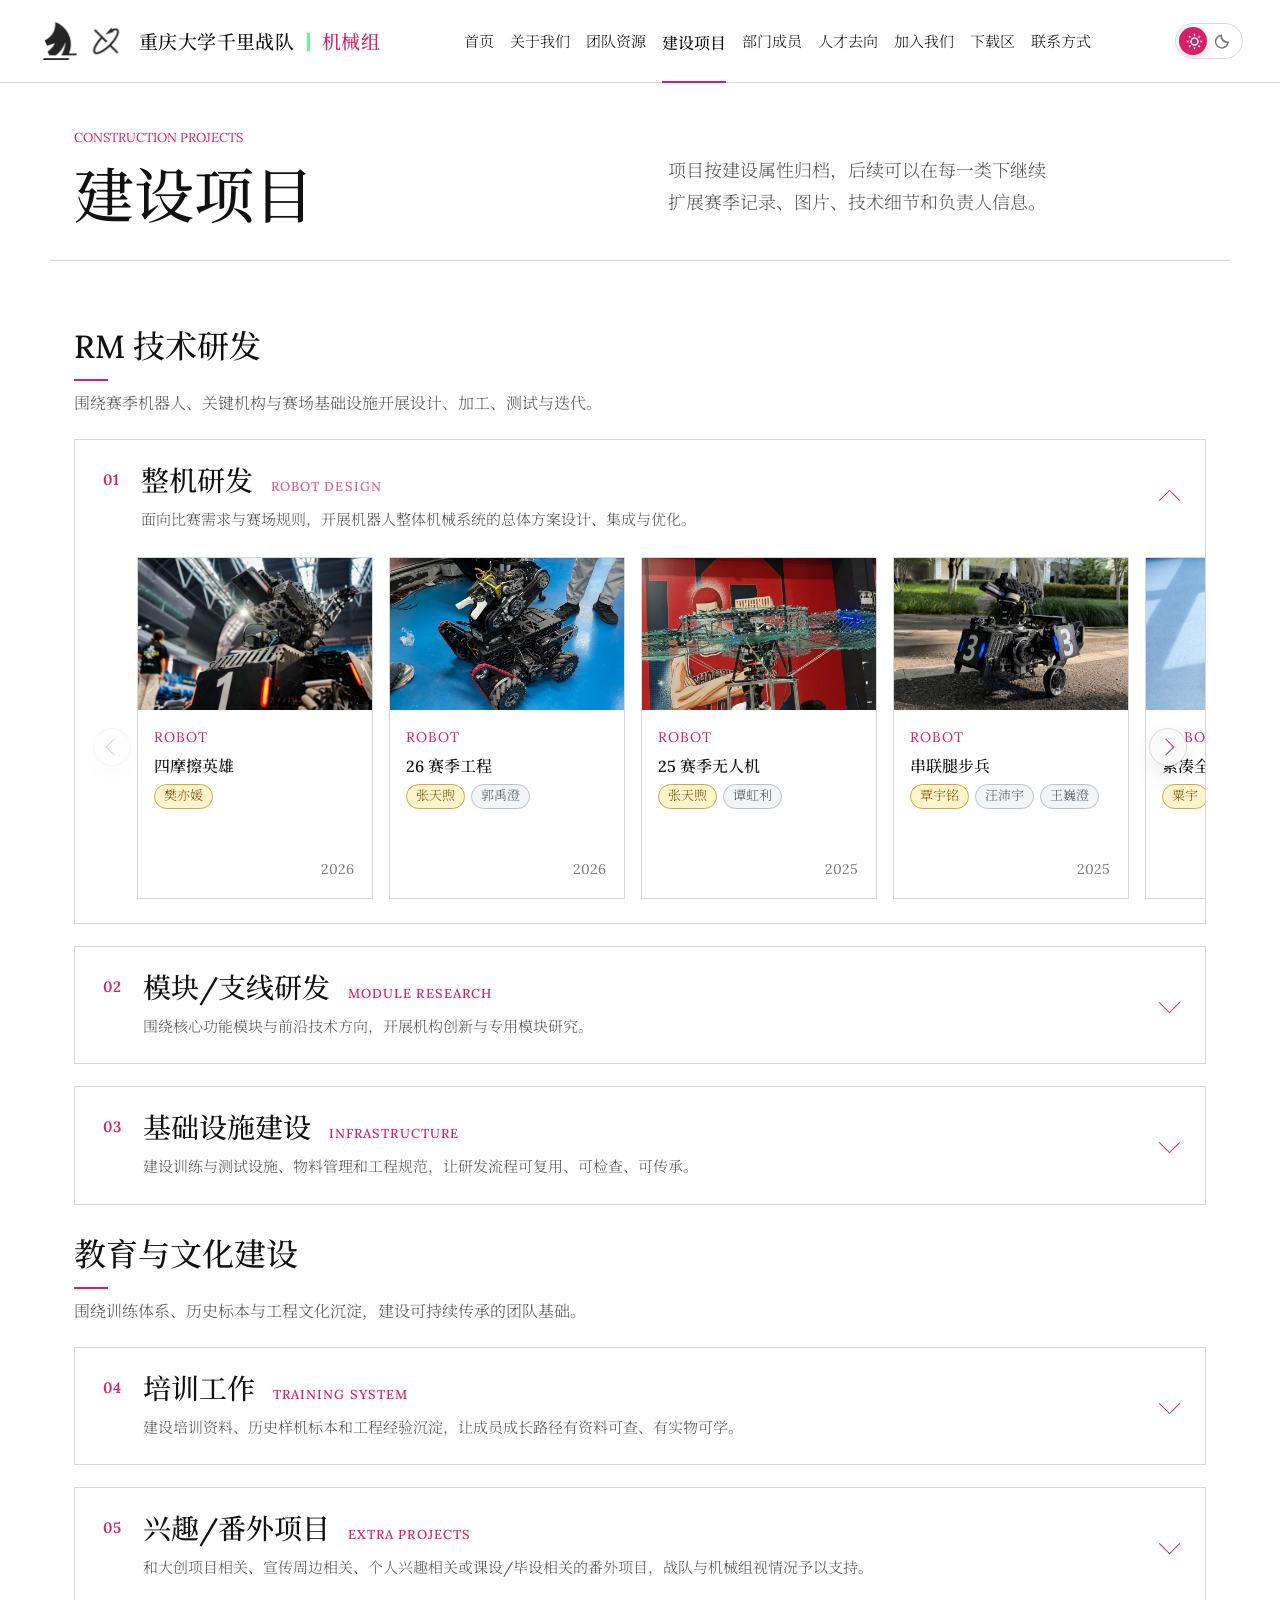
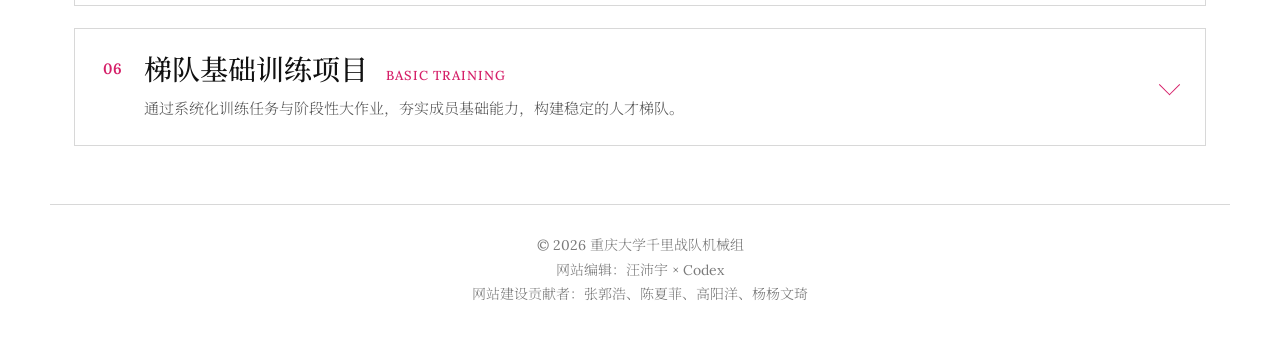
<file: projects.html>
<!doctype html>
<html lang="zh-CN">
  <head>
    <meta charset="utf-8" />
    <meta name="viewport" content="width=device-width, initial-scale=1" />
    <title>建设项目 | 重庆大学千里战队机械组</title>
    <script>
      (() => {
        try {
          const savedTheme = localStorage.getItem("theme");
          const preferredTheme = window.matchMedia("(prefers-color-scheme: dark)").matches ? "dark" : "light";
          document.documentElement.dataset.theme = savedTheme || preferredTheme;
        } catch {
          document.documentElement.dataset.theme = "light";
        }
      })();
    </script>
    <link rel="stylesheet" href="styles.css?v=20260814-organization2" />
    <link rel="icon" type="image/svg+xml" href="assets/favicon.svg" />
    <script async src="https://www.googletagmanager.com/gtag/js?id=G-X7H7TDZTBG"></script>
    <script>
      window.dataLayer = window.dataLayer || [];
      function gtag(){dataLayer.push(arguments);}
      gtag("js", new Date());
      gtag("config", "G-X7H7TDZTBG");
    </script>
  </head>
  <body data-page="projects">
    <header class="site-header">
      <nav class="nav" aria-label="主导航">
        <a class="brand" href="index.html" aria-label="返回首页">
          <span class="brand-logos" aria-hidden="true"><img src="assets/logo/qianli战队马头logo.PNG" alt="" /><img src="assets/logo/机械组logo.PNG" alt="" /></span>
          <span class="brand-text"><strong>重庆大学千里战队</strong><small>机械组</small></span>
        </a>
        <button class="nav-toggle" type="button" aria-expanded="false" aria-controls="nav-links"><span></span><span></span><span></span></button>
        <div class="nav-links" id="nav-links">
          <a href="index.html" data-nav="home">首页</a><span class="nav-menu"><a href="about.html" data-nav="about" aria-haspopup="true">关于我们</a><span class="nav-dropdown" aria-label="关于我们子页面"><a href="about-qianli.html">关于千里</a><a href="about-workflow.html">研发内容与工作流</a><a href="about-management.html">管理和协作</a><a href="about-history.html">机械组历史</a></span></span><span class="nav-menu"><a href="resources.html" data-nav="resources" aria-haspopup="true">团队资源</a><span class="nav-dropdown" aria-label="团队资源子页面"><a href="resource-training.html">培养计划</a><a href="resource-equipment.html">设备资源</a></span></span><span class="nav-menu"><a href="projects.html" data-nav="projects" aria-haspopup="true">建设项目</a><span class="nav-dropdown" aria-label="建设项目页内导航"><a href="projects.html#rm-tech">RM 技术研发</a><a href="projects.html#education-culture">教育与文化建设</a></span></span><a href="team.html" data-nav="team">部门成员</a><a href="alumni.html" data-nav="alumni">人才去向</a><span class="nav-menu"><a href="join.html" data-nav="join" aria-haspopup="true">加入我们</a><span class="nav-dropdown" aria-label="加入我们页内导航"><a href="join.html#persona">人才画像</a><a href="join.html#philosophy">培养理念</a><a href="join.html#recruit">招新信息</a><a href="join.html#qa">Q&amp;A</a></span></span><a href="downloads.html" data-nav="downloads">下载区</a><a href="contact.html" data-nav="contact">联系方式</a>
        </div>
        <button class="theme-toggle" type="button" aria-label="切换明暗模式" aria-pressed="false">
          <svg class="theme-icon theme-icon-sun" viewBox="0 0 24 24" aria-hidden="true">
            <path d="M12 18a6 6 0 1 1 0-12 6 6 0 0 1 0 12Zm0-2.2a3.8 3.8 0 1 0 0-7.6 3.8 3.8 0 0 0 0 7.6ZM11 1h2v3h-2V1Zm0 19h2v3h-2v-3ZM3.52 4.93l1.41-1.41 2.12 2.12-1.41 1.41-2.12-2.12Zm13.43 13.43 1.41-1.41 2.12 2.12-1.41 1.41-2.12-2.12ZM1 11h3v2H1v-2Zm19 0h3v2h-3v-2ZM3.52 19.07l2.12-2.12 1.41 1.41-2.12 2.12-1.41-1.41ZM16.95 5.64l2.12-2.12 1.41 1.41-2.12 2.12-1.41-1.41Z" />
          </svg>
          <svg class="theme-icon theme-icon-moon" viewBox="0 0 24 24" aria-hidden="true">
            <path d="M12.1 2.1a8.8 8.8 0 0 0 9.8 9.8A10 10 0 1 1 12.1 2.1Zm-2.5 2.8A7.7 7.7 0 1 0 19.1 14.4 10.8 10.8 0 0 1 9.6 4.9Z" />
          </svg>
        </button>
      </nav>
    </header>

    <main>
      <section class="page-hero">
        <div><p class="page-label">Construction Projects</p><h1>建设项目</h1></div>
        <p>项目按建设属性归档，后续可以在每一类下继续扩展赛季记录、图片、技术细节和负责人信息。</p>
      </section>

      <section class="section-block project-accordion-list" id="rm-tech">
        <div class="project-group-heading">
          <h2>RM 技术研发</h2>
          <p>围绕赛季机器人、关键机构与赛场基础设施开展设计、加工、测试与迭代。</p>
        </div>
        <details class="project-accordion" open>
          <summary>
            <span class="project-summary-number">01</span>
            <span>
              <span class="project-summary-title"><strong>整机研发</strong><em>Robot Design</em></span>
              <small>面向比赛需求与赛场规则，开展机器人整体机械系统的总体方案设计、集成与优化。</small>
            </span>
          </summary>
          <div class="project-carousel-shell">
            <button class="project-carousel-button project-carousel-prev" type="button" aria-label="上一页" disabled></button>
            <div class="project-carousel" aria-label="整机建设项目">
              <article class="project-card">
                <figure class="project-card-media"><img src="assets/images/project/robot/四摩擦英雄.jpg" alt="四摩擦英雄" loading="lazy" /><span>四摩擦英雄</span></figure>
                <div class="project-card-body">
                  <p class="project-card-meta">ROBOT</p>
                  <h2>四摩擦英雄</h2>
                  <p class="project-people"><span class="person-badge badge-lead">樊亦媛</span></p>
                  <span class="project-card-year">2026</span>
                </div>
              </article>
              <article class="project-card">
                <figure class="project-card-media"><img src="assets/images/project/robot/26赛季工程.png" alt="26 赛季工程" loading="lazy" /><span>26 赛季工程</span></figure>
                <div class="project-card-body">
                  <p class="project-card-meta">ROBOT</p>
                  <h2>26 赛季工程</h2>
                  <p class="project-people"><span class="person-badge badge-lead">张天煦</span><span class="person-badge badge-member">郭禹澄</span></p>
                  <span class="project-card-year">2026</span>
                </div>
              </article>
              <article class="project-card">
                <figure class="project-card-media"><img src="assets/images/project/robot/25无人机.jpg" alt="25 赛季无人机" loading="lazy" /><span>25 赛季无人机</span></figure>
                <div class="project-card-body">
                  <p class="project-card-meta">ROBOT</p>
                  <h2>25 赛季无人机</h2>
                  <p class="project-people"><span class="person-badge badge-lead">张天煦</span><span class="person-badge badge-member">谭虹利</span></p>
                  <span class="project-card-year">2025</span>
                </div>
              </article>
              <article class="project-card">
                <figure class="project-card-media"><img src="assets/images/project/robot/串联腿步兵.jpg" alt="串联腿步兵" loading="lazy" /><span>串联腿步兵</span></figure>
                <div class="project-card-body">
                  <p class="project-card-meta">ROBOT</p>
                  <h2>串联腿步兵</h2>
                  <p class="project-people"><span class="person-badge badge-lead">覃宇铭</span><span class="person-badge badge-member">汪沛宇</span><span class="person-badge badge-member">王巍澄</span></p>
                  <span class="project-card-year">2025</span>
                </div>
              </article>
              <article class="project-card">
                <figure class="project-card-media"><img src="assets/images/project/robot/紧凑全向轮.jpg" alt="紧凑全向轮步兵/哨兵" loading="lazy" /><span>紧凑全向轮</span></figure>
                <div class="project-card-body">
                  <p class="project-card-meta">ROBOT</p>
                  <h2>紧凑全向轮步兵/哨兵</h2>
                  <p class="project-people"><span class="person-badge badge-lead">粟宇</span></p>
                  <span class="project-card-year">2025</span>
                </div>
              </article>
              <article class="project-card">
                <figure class="project-card-media"><img src="assets/images/project/robot/并联腿.jpg" alt="并联腿步兵" loading="lazy" /><span>并联腿步兵</span></figure>
                <div class="project-card-body">
                  <p class="project-card-meta">ROBOT</p>
                  <h2>并联腿步兵</h2>
                  <p class="project-people"><span class="person-badge badge-lead">覃宇铭</span><span class="person-badge badge-member">王巍澄</span></p>
                  <span class="project-card-year">2025</span>
                </div>
              </article>
              <article class="project-card">
                <figure class="project-card-media"><img src="assets/images/project/robot/SCARA工程.jpg" alt="SCARA 工程" loading="lazy" /><span>SCARA 工程</span></figure>
                <div class="project-card-body">
                  <p class="project-card-meta">ROBOT</p>
                  <h2>SCARA 工程</h2>
                  <p class="project-people"><span class="person-badge badge-lead">全锐</span><span class="person-badge badge-member">傅佳键</span></p>
                  <span class="project-card-year">2024 / 2025</span>
                </div>
              </article>
              <article class="project-card">
                <figure class="project-card-media"><img src="assets/images/project/robot/摩擦轮飞镖.png" alt="摩擦轮飞镖" loading="lazy" /><span>摩擦轮飞镖</span></figure>
                <div class="project-card-body">
                  <p class="project-card-meta">ROBOT</p>
                  <h2>摩擦轮飞镖</h2>
                  <p class="project-people"><span class="person-badge badge-lead">李晨弘</span><span class="person-badge badge-member">郭丁赫</span></p>
                  <span class="project-card-year">2024 / 2025</span>
                </div>
              </article>
              <article class="project-card">
                <figure class="project-card-media"><img src="assets/images/project/robot/24无人机.jpg" alt="24 赛季无人机" loading="lazy" /><span>24 赛季无人机</span></figure>
                <div class="project-card-body">
                  <p class="project-card-meta">ROBOT</p>
                  <h2>24 赛季无人机</h2>
                  <p class="project-people"><span class="person-badge badge-lead">李页丹</span><span class="person-badge badge-member">张博洋</span></p>
                  <span class="project-card-year">2024</span>
                </div>
              </article>
              <article class="project-card">
                <figure class="project-card-media"><img src="assets/images/project/robot/24分区赛舵轮.jpg" alt="24 分区赛舵轮步兵" loading="lazy" /><span>24 分区赛舵轮步兵</span></figure>
                <div class="project-card-body">
                  <p class="project-card-meta">ROBOT</p>
                  <h2>24 分区赛舵轮步兵</h2>
                  <p class="project-people"><span class="person-badge badge-lead">何煦</span><span class="person-badge badge-member">覃宇铭</span></p>
                  <span class="project-card-year">2024</span>
                </div>
              </article>
              <article class="project-card">
                <figure class="project-card-media"><img src="assets/images/project/robot/24复活赛舵轮.jpg" alt="24 国赛舵轮" loading="lazy" /><span>24 国赛舵轮</span></figure>
                <div class="project-card-body">
                  <p class="project-card-meta">ROBOT</p>
                  <h2>24 国赛舵轮</h2>
                  <p class="project-people"><span class="person-badge badge-lead">符兴毅</span><span class="person-badge badge-member">何煦</span></p>
                  <span class="project-card-year">2024</span>
                </div>
              </article>
              <article class="project-card">
                <figure class="project-card-media"><img src="assets/images/project/项目占位图.png" alt="24 复活赛平衡步兵" loading="lazy" /><span>24 复活赛平衡步兵</span></figure>
                <div class="project-card-body">
                  <p class="project-card-meta">ROBOT</p>
                  <h2>24 复活赛平衡步兵</h2>
                  <p class="project-people"><span class="person-badge badge-lead">覃宇铭</span></p>
                  <span class="project-card-year">2024</span>
                </div>
              </article>
              <article class="project-card">
                <figure class="project-card-media"><img src="assets/images/project/robot/三摩擦英雄.jpg" alt="三摩擦英雄" loading="lazy" /><span>三摩擦英雄</span></figure>
                <div class="project-card-body">
                  <p class="project-card-meta">ROBOT</p>
                  <h2>三摩擦英雄</h2>
                  <p class="project-people"><span class="person-badge badge-lead">洪瑞珑</span><span class="person-badge badge-member">汪沛宇</span></p>
                  <span class="project-card-year">2024</span>
                </div>
              </article>
            </div>
            <button class="project-carousel-button project-carousel-next" type="button" aria-label="下一页"></button>
          </div>
        </details>

        <details class="project-accordion">
          <summary>
            <span class="project-summary-number">02</span>
            <span>
              <span class="project-summary-title"><strong>模块/支线研发</strong><em>Module Research</em></span>
              <small>围绕核心功能模块与前沿技术方向，开展机构创新与专用模块研究。</small>
            </span>
          </summary>
          <div class="project-carousel-shell">
            <button class="project-carousel-button project-carousel-prev" type="button" aria-label="上一页" disabled></button>
            <div class="project-carousel" aria-label="模块支线建设项目">
              <article class="project-card">
                <figure class="project-card-media"><img src="assets/images/project/robot/四摩擦英雄.jpg" alt="四摩擦 42mm 发射机构" loading="lazy" /><span>四摩擦 42mm</span></figure>
                <div class="project-card-body">
                  <p class="project-card-meta">MODULE</p>
                  <h2>四摩擦 42mm 发射机构</h2>
                  <p class="project-people"><span class="person-badge badge-lead">樊亦媛</span></p>
                  <span class="project-card-year">2026</span>
                </div>
              </article>
              <article class="project-card">
                <figure class="project-card-media"><img src="assets/images/project/module/工程自适应夹爪.png" alt="工程自适应夹爪" loading="lazy" /><span>自适应夹爪</span></figure>
                <div class="project-card-body">
                  <p class="project-card-meta">MODULE</p>
                  <h2>工程自适应夹爪</h2>
                  <p class="project-people"><span class="person-badge badge-lead">赵乙璠</span><span class="person-badge badge-member">陈夏菲</span></p>
                  <span class="project-card-year">2026</span>
                </div>
              </article>
              <article class="project-card">
                <figure class="project-card-media"><img src="assets/images/project/module/工程存矿单元.jpg" alt="能量单元存储机构" loading="lazy" /><span>能量单元</span></figure>
                <div class="project-card-body">
                  <p class="project-card-meta">MODULE</p>
                  <h2>能量单元存储机构</h2>
                  <p class="project-people"><span class="person-badge badge-lead">郭禹澄</span></p>
                  <span class="project-card-year">2026</span>
                </div>
              </article>
              <article class="project-card">
                <figure class="project-card-media"><img src="assets/images/project/module/小狗登岛底盘.jpg" alt="小狗登岛底盘" loading="lazy" /><span>登岛底盘</span></figure>
                <div class="project-card-body">
                  <p class="project-card-meta">MODULE</p>
                  <h2>小狗登岛底盘</h2>
                  <p class="project-people"><span class="person-badge badge-lead">张天煦</span></p>
                  <span class="project-card-year">2026</span>
                </div>
              </article>
              <article class="project-card">
                <figure class="project-card-media"><img src="assets/images/project/module/鹅颈云台.jpg" alt="17mm 鹅颈云台" loading="lazy" /><span>鹅颈云台</span></figure>
                <div class="project-card-body">
                  <p class="project-card-meta">MODULE</p>
                  <h2>17mm 鹅颈云台</h2>
                  <p class="project-people"><span class="person-badge badge-lead">韦许韬</span></p>
                  <span class="project-card-year">2025</span>
                </div>
              </article>
              <article class="project-card">
                <figure class="project-card-media"><img src="assets/images/project/module/双大轮发射.jpg" alt="双大轮 42mm 发射机构" loading="lazy" /><span>双大轮 42mm</span></figure>
                <div class="project-card-body">
                  <p class="project-card-meta">MODULE</p>
                  <h2>双大轮 42mm 发射机构</h2>
                  <p class="project-people"><span class="person-badge badge-lead">洪瑞珑</span></p>
                  <span class="project-card-year">2025</span>
                </div>
              </article>
              <article class="project-card">
                <figure class="project-card-media"><img src="assets/images/project/module/3508舵轮模块.jpg" alt="3508 舵轮模组" loading="lazy" /><span>3508 舵轮</span></figure>
                <div class="project-card-body">
                  <p class="project-card-meta">MODULE</p>
                  <h2>3508 舵轮模组</h2>
                  <p class="project-people"><span class="person-badge badge-lead">汪沛宇</span></p>
                  <span class="project-card-year">2025</span>
                </div>
              </article>
              <article class="project-card">
                <figure class="project-card-media"><img src="assets/images/project/module/六摩擦发射机构.png" alt="六摩擦发射机构" loading="lazy" /><span>六摩擦</span></figure>
                <div class="project-card-body">
                  <p class="project-card-meta">MODULE</p>
                  <h2>六摩擦发射机构</h2>
                  <p class="project-people"><span class="person-badge badge-lead">张天煦</span></p>
                  <span class="project-card-year">2025</span>
                </div>
              </article>
              <article class="project-card">
                <figure class="project-card-media"><img src="assets/images/project/项目占位图.png" alt="瓦特连杆舵轮模块" loading="lazy" /><span>瓦特连杆舵轮</span></figure>
                <div class="project-card-body">
                  <p class="project-card-meta">MODULE</p>
                  <h2>瓦特连杆舵轮模块</h2>
                  <p class="project-people"><span class="person-badge badge-lead">伍宇杰</span></p>
                  <span class="project-card-year">2023</span>
                </div>
              </article>
              <article class="project-card">
                <figure class="project-card-media"><img src="assets/images/project/项目占位图.png" alt="自研减速箱" loading="lazy" /><span>减速箱</span></figure>
                <div class="project-card-body">
                  <p class="project-card-meta">MODULE</p>
                  <h2>自研减速箱</h2>
                  <p class="project-people"><span class="person-badge badge-lead">覃宇铭</span></p>
                  <span class="project-card-year">2025</span>
                </div>
              </article>
              <article class="project-card">
                <figure class="project-card-media"><img src="assets/images/project/module/中心供弹.png" alt="自研 17mm 中心供弹机构" loading="lazy" /><span>中心供弹</span></figure>
                <div class="project-card-body">
                  <p class="project-card-meta">MODULE</p>
                  <h2>自研 17mm 中心供弹机构</h2>
                  <p class="project-people"><span class="person-badge badge-lead">粟宇</span></p>
                  <span class="project-card-year">2025</span>
                </div>
              </article>
              <article class="project-card">
                <figure class="project-card-media"><img src="assets/images/project/module/拓扑云台.png" alt="轻量化拓扑云台" loading="lazy" /><span>拓扑云台</span></figure>
                <div class="project-card-body">
                  <p class="project-card-meta">MODULE</p>
                  <h2>轻量化拓扑云台</h2>
                  <p class="project-people"><span class="person-badge badge-lead">何煦</span></p>
                  <span class="project-card-year">2024</span>
                </div>
              </article>
              <article class="project-card">
                <figure class="project-card-media"><img src="assets/images/project/module/3摩擦.png" alt="三摩擦发射机构" loading="lazy" /><span>三摩擦</span></figure>
                <div class="project-card-body">
                  <p class="project-card-meta">MODULE</p>
                  <h2>三摩擦发射机构</h2>
                  <p class="project-people"><span class="person-badge badge-lead">汪沛宇</span></p>
                  <span class="project-card-year">2024</span>
                </div>
              </article>
              <article class="project-card">
                <figure class="project-card-media"><img src="assets/images/project/module/2点5摩擦.png" alt="2.5 摩擦 42mm 发射机构" loading="lazy" /><span>2.5 摩擦</span></figure>
                <div class="project-card-body">
                  <p class="project-card-meta">MODULE</p>
                  <h2>2.5 摩擦 42mm 发射机构</h2>
                  <p class="project-people"><span class="person-badge badge-lead">汪沛宇</span></p>
                  <span class="project-card-year">2024</span>
                </div>
              </article>
              <article class="project-card">
                <figure class="project-card-media"><img src="assets/images/project/项目占位图.png" alt="丝杆 pitch 英雄云台" loading="lazy" /><span>丝杆 pitch</span></figure>
                <div class="project-card-body">
                  <p class="project-card-meta">MODULE</p>
                  <h2>丝杆 pitch 英雄云台</h2>
                  <p class="project-people"><span class="person-badge badge-lead">傅佳键</span></p>
                  <span class="project-card-year">2022</span>
                </div>
              </article>
            </div>
            <button class="project-carousel-button project-carousel-next" type="button" aria-label="下一页"></button>
          </div>
        </details>

        <details class="project-accordion">
          <summary>
            <span class="project-summary-number">03</span>
            <span>
              <span class="project-summary-title"><strong>基础设施建设</strong><em>Infrastructure</em></span>
              <small>建设训练与测试设施、物料管理和工程规范，让研发流程可复用、可检查、可传承。</small>
            </span>
          </summary>
          <div class="project-carousel-shell">
            <button class="project-carousel-button project-carousel-prev" type="button" aria-label="上一页" disabled></button>
            <div class="project-carousel" aria-label="基础设施建设项目">
              <article class="project-card">
                <figure class="project-card-media"><img src="assets/images/project/infrastructure/科技核心.jpg" alt="科技核心兑换站" loading="lazy" /><span>科技核心兑换站</span></figure>
                <div class="project-card-body">
                  <p class="project-card-meta">INFRASTRUCTURE</p>
                  <h2>科技核心兑换站</h2>
                  <p>2026 赛季科技核心兑换站设计与建设。</p>
                  <p class="project-people"><span class="person-badge badge-lead">高阳洋</span><span class="person-badge badge-member">张铭珂</span></p>
                  <span class="project-card-year">2026</span>
                </div>
              </article>
              <article class="project-card">
                <figure class="project-card-media"><img src="assets/images/project/infrastructure/折叠基地.png" alt="折叠便携基地" loading="lazy" /><span>折叠便携基地</span></figure>
                <div class="project-card-body">
                  <p class="project-card-meta">INFRASTRUCTURE</p>
                  <h2>折叠便携基地</h2>
                  <p>2026 赛季折叠便携基地设计与建设。</p>
                  <p class="project-people"><span class="person-badge badge-lead">陈夏菲</span></p>
                  <span class="project-card-year">2026</span>
                </div>
              </article>
              <article class="project-card">
                <figure class="project-card-media"><img src="assets/images/project/infrastructure/资源岛.jpg" alt="26 赛季工程资源岛" loading="lazy" /><span>工程资源岛</span></figure>
                <div class="project-card-body">
                  <p class="project-card-meta">INFRASTRUCTURE</p>
                  <h2>26 赛季工程资源岛</h2>
                  <p>2026 赛季工程资源岛设计与建设。</p>
                  <p class="project-people"><span class="person-badge badge-lead">陈夏菲</span></p>
                  <span class="project-card-year">2026</span>
                </div>
              </article>
              <article class="project-card">
                <figure class="project-card-media"><img src="assets/images/project/infrastructure/能量机关.jpg" alt="能量机关" loading="lazy" /><span>能量机关</span></figure>
                <div class="project-card-body">
                  <p class="project-card-meta">INFRASTRUCTURE</p>
                  <h2>能量机关</h2>
                  <p>2025 赛季能量机关相关训练与测试设施。</p>
                  <p class="project-people"><span class="person-badge badge-lead">全锐</span></p>
                  <span class="project-card-year">2025</span>
                </div>
              </article>
              <article class="project-card">
                <figure class="project-card-media"><img src="assets/images/project/infrastructure/靶车.jpg" alt="靶车" loading="lazy" /><span>靶车</span></figure>
                <div class="project-card-body">
                  <p class="project-card-meta">INFRASTRUCTURE</p>
                  <h2>靶车</h2>
                  <p>2025 赛季用于射击、识别或测试任务的靶车平台。</p>
                  <p class="project-people"><span class="person-badge badge-lead">汪沛宇</span><span class="person-badge badge-member">张博洋</span><span class="person-badge badge-member">全锐</span><span class="person-badge badge-member">张郭浩</span></p>
                  <span class="project-card-year">2025</span>
                </div>
              </article>
              <article class="project-card">
                <figure class="project-card-media"><img src="assets/images/project/infrastructure/训练场地.jpg" alt="训练赛场" loading="lazy" /><span>训练赛场</span></figure>
                <div class="project-card-body">
                  <p class="project-card-meta">INFRASTRUCTURE</p>
                  <h2>训练赛场</h2>
                  <p>2025 赛季训练赛场搭建与维护。</p>
                  <p class="project-people"><span class="person-badge badge-lead">汪沛宇</span></p>
                  <span class="project-card-year">2025</span>
                </div>
              </article>
              <article class="project-card">
                <figure class="project-card-media"><img src="assets/images/project/infrastructure/前哨站.jpg" alt="前哨站" loading="lazy" /><span>前哨站</span></figure>
                <div class="project-card-body">
                  <p class="project-card-meta">INFRASTRUCTURE</p>
                  <h2>前哨站</h2>
                  <p>2024-2026 赛季前哨站相关训练与测试设施。</p>
                  <p class="project-people"><span class="person-badge badge-lead">张博洋</span><span class="person-badge badge-member">徐进</span></p>
                  <span class="project-card-year">2024-2026</span>
                </div>
              </article>
            </div>
            <button class="project-carousel-button project-carousel-next" type="button" aria-label="下一页"></button>
          </div>
        </details>

        <div class="project-group-heading" id="education-culture">
          <h2>教育与文化建设</h2>
          <p>围绕训练体系、历史标本与工程文化沉淀，建设可持续传承的团队基础。</p>
        </div>
        <details class="project-accordion">
          <summary>
            <span class="project-summary-number">04</span>
            <span>
              <span class="project-summary-title"><strong>培训工作</strong><em>Training System</em></span>
              <small>建设培训资料、历史样机标本和工程经验沉淀，让成员成长路径有资料可查、有实物可学。</small>
            </span>
          </summary>
          <div class="project-carousel-shell">
            <button class="project-carousel-button project-carousel-prev" type="button" aria-label="上一页" disabled></button>
            <div class="project-carousel" aria-label="培训工作建设项目">
              <article class="project-card">
                <figure class="project-card-media"><img src="assets/images/project/training/博物馆.jpg" alt="千里博物馆-标本库" loading="lazy" /><span>千里博物馆</span></figure>
                <div class="project-card-body">
                  <p class="project-card-meta">CULTURE</p>
                  <h2>千里博物馆-标本库</h2>
                  <p>长期归档机械组历史样机、关键零件、赛季资料与工程标本，用于新人培训、复盘展示与队史传承。</p>
                  <span class="project-card-year">长期</span>
                </div>
              </article>
              <article class="project-card">
                <figure class="project-card-media"><img src="assets/images/project/training/日拱一卒.png" alt="日供一卒 概念自主打卡" loading="lazy" /><span>日供一卒</span></figure>
                <div class="project-card-body">
                  <p class="project-card-meta">CULTURE</p>
                  <h2>日拱一卒 概念自主打卡</h2>
                  <p>通过长期自主打卡积累概念理解、结构观察与工程表达，形成持续学习的微型训练机制。</p>
                  <span class="project-card-year">长期</span>
                </div>
              </article>
              <article class="project-card">
                <figure class="project-card-media"><img src="assets/images/project/training/Pivot Wiki.jpg" alt="Pivot Wiki 知识库网站" loading="lazy" /><span>Pivot Wiki</span></figure>
                <div class="project-card-body">
                  <p class="project-card-meta">CULTURE</p>
                  <h2>Pivot Wiki 知识库网站</h2>
                  <p>沉淀机械组培训材料、项目复盘、工具链经验与工程知识，服务长期传承和新人自学。</p>
                  <span class="project-card-year">长期</span>
                </div>
              </article>
              <article class="project-card">
                <figure class="project-card-media"><img src="assets/images/project/training/老机械组教程网站.jpg" alt="早期机械组知识库网站" loading="lazy" /><span>早期知识库</span></figure>
                <div class="project-card-body">
                  <p class="project-card-meta">CULTURE</p>
                  <h2>早期机械组知识库网站</h2>
                  <p>2023 年早期机械组知识沉淀与资料整理网站，现已终止。</p>
                  <p class="project-people"><span class="person-badge badge-member">汪沛宇</span></p>
                  <span class="project-card-year">2023 · 已终止</span>
                </div>
              </article>
              <article class="project-card">
                <figure class="project-card-media"><img src="assets/images/project/training/前沿分享沙龙.jpg" alt="工程产品分析/前沿分享沙龙" loading="lazy" /><span>分享沙龙</span></figure>
                <div class="project-card-body">
                  <p class="project-card-meta">CULTURE</p>
                  <h2>工程产品分析/前沿分享沙龙</h2>
                  <p>围绕工程产品、机器人行业趋势和先进机构方案开展分享讨论，拓展成员的工程视野。</p>
                  <span class="project-card-year">长期</span>
                </div>
              </article>
              <article class="project-card">
                <figure class="project-card-media"><img src="assets/images/project/training/培训基础架构.png" alt="基础培训架构" loading="lazy" /><span>培训架构</span></figure>
                <div class="project-card-body">
                  <p class="project-card-meta">CULTURE</p>
                  <h2>基础培训架构</h2>
                  <p>建设从工具链、基础机构到项目实践的培训框架，让新人能够按阶段建立机械研发能力。</p>
                  <span class="project-card-year">长期</span>
                </div>
              </article>
            </div>
            <button class="project-carousel-button project-carousel-next" type="button" aria-label="下一页"></button>
          </div>
        </details>

        <details class="project-accordion">
          <summary>
            <span class="project-summary-number">05</span>
            <span>
              <span class="project-summary-title"><strong>兴趣/番外项目</strong><em>Extra Projects</em></span>
              <small>和大创项目相关、宣传周边相关、个人兴趣相关或课设/毕设相关的番外项目，战队与机械组视情况予以支持。</small>
            </span>
          </summary>
          <div class="project-carousel-shell">
            <button class="project-carousel-button project-carousel-prev" type="button" aria-label="上一页" disabled></button>
            <div class="project-carousel" aria-label="兴趣和番外项目">
              <article class="project-card">
                <figure class="project-card-media"><img src="assets/images/project/extra/摆线减速器.jpg" alt="3D 打印摆线减速器" loading="lazy" /><span>摆线减速器</span></figure>
                <div class="project-card-body">
                  <p class="project-card-meta">EXTRA</p>
                  <h2>3D 打印摆线减速器</h2>
                  <p>围绕个人兴趣、课程实践或工程探索展开的番外项目。</p>
                  <span class="project-card-year">番外</span>
                </div>
              </article>
              <article class="project-card">
                <figure class="project-card-media"><img src="assets/images/project/extra/网球机.jpg" alt="网球机器人" loading="lazy" /><span>网球机器人</span></figure>
                <div class="project-card-body">
                  <p class="project-card-meta">EXTRA</p>
                  <h2>网球机器人</h2>
                  <p>围绕大创项目、个人兴趣或机器人应用探索展开的番外项目。</p>
                  <span class="project-card-year">番外</span>
                </div>
              </article>
              <article class="project-card">
                <figure class="project-card-media"><img src="assets/images/project/extra/摩天轮螺丝收纳盒.jpg" alt="摩天轮螺丝收纳盒" loading="lazy" /><span>摩天轮螺丝收纳盒</span></figure>
                <div class="project-card-body">
                  <p class="project-card-meta">EXTRA</p>
                  <h2>摩天轮螺丝收纳盒</h2>
                  <p>围绕宣传周边、个人兴趣和 3D 打印实践展开的番外项目。</p>
                  <span class="project-card-year">番外</span>
                </div>
              </article>
            </div>
            <button class="project-carousel-button project-carousel-next" type="button" aria-label="下一页"></button>
          </div>
        </details>

        <details class="project-accordion">
          <summary>
            <span class="project-summary-number">06</span>
            <span>
              <span class="project-summary-title"><strong>梯队基础训练项目</strong><em>Basic Training</em></span>
              <small>通过系统化训练任务与阶段性大作业，夯实成员基础能力，构建稳定的人才梯队。</small>
            </span>
          </summary>
          <div class="project-carousel-shell">
            <button class="project-carousel-button project-carousel-prev" type="button" aria-label="上一页" disabled></button>
            <div class="project-carousel" aria-label="梯队基础训练项目">
              <article class="project-card">
                <figure class="project-card-media"><img src="assets/images/project/项目占位图.png" alt="基地闹钟" loading="lazy" /><span>基地闹钟</span></figure>
                <div class="project-card-body">
                  <p class="project-card-meta">TRAINING</p>
                  <h2>基地闹钟</h2>
                  <p>面向新成员基础结构设计、加工装配与调试记录的训练项目。</p>
                  <span class="project-card-year">2025</span>
                </div>
              </article>
              <article class="project-card">
                <figure class="project-card-media"><img src="assets/images/project/项目占位图.png" alt="集弹小车" loading="lazy" /><span>集弹小车</span></figure>
                <div class="project-card-body">
                  <p class="project-card-meta">TRAINING</p>
                  <h2>集弹小车</h2>
                  <p>面向机械传动、运动结构与任务执行链路的梯队基础训练项目。</p>
                  <span class="project-card-year">2025</span>
                </div>
              </article>
            </div>
            <button class="project-carousel-button project-carousel-next" type="button" aria-label="下一页"></button>
          </div>
        </details>
      </section>
    </main>

    <footer class="site-footer"><p>© 2026 重庆大学千里战队机械组</p><p>网站编辑：汪沛宇 × Codex</p><p>网站建设贡献者：张郭浩、陈夏菲、高阳洋、杨杨文琦</p></footer>
    <script src="script.js?v=20260602-anchor3"></script>
  </body>
</html>
</file>
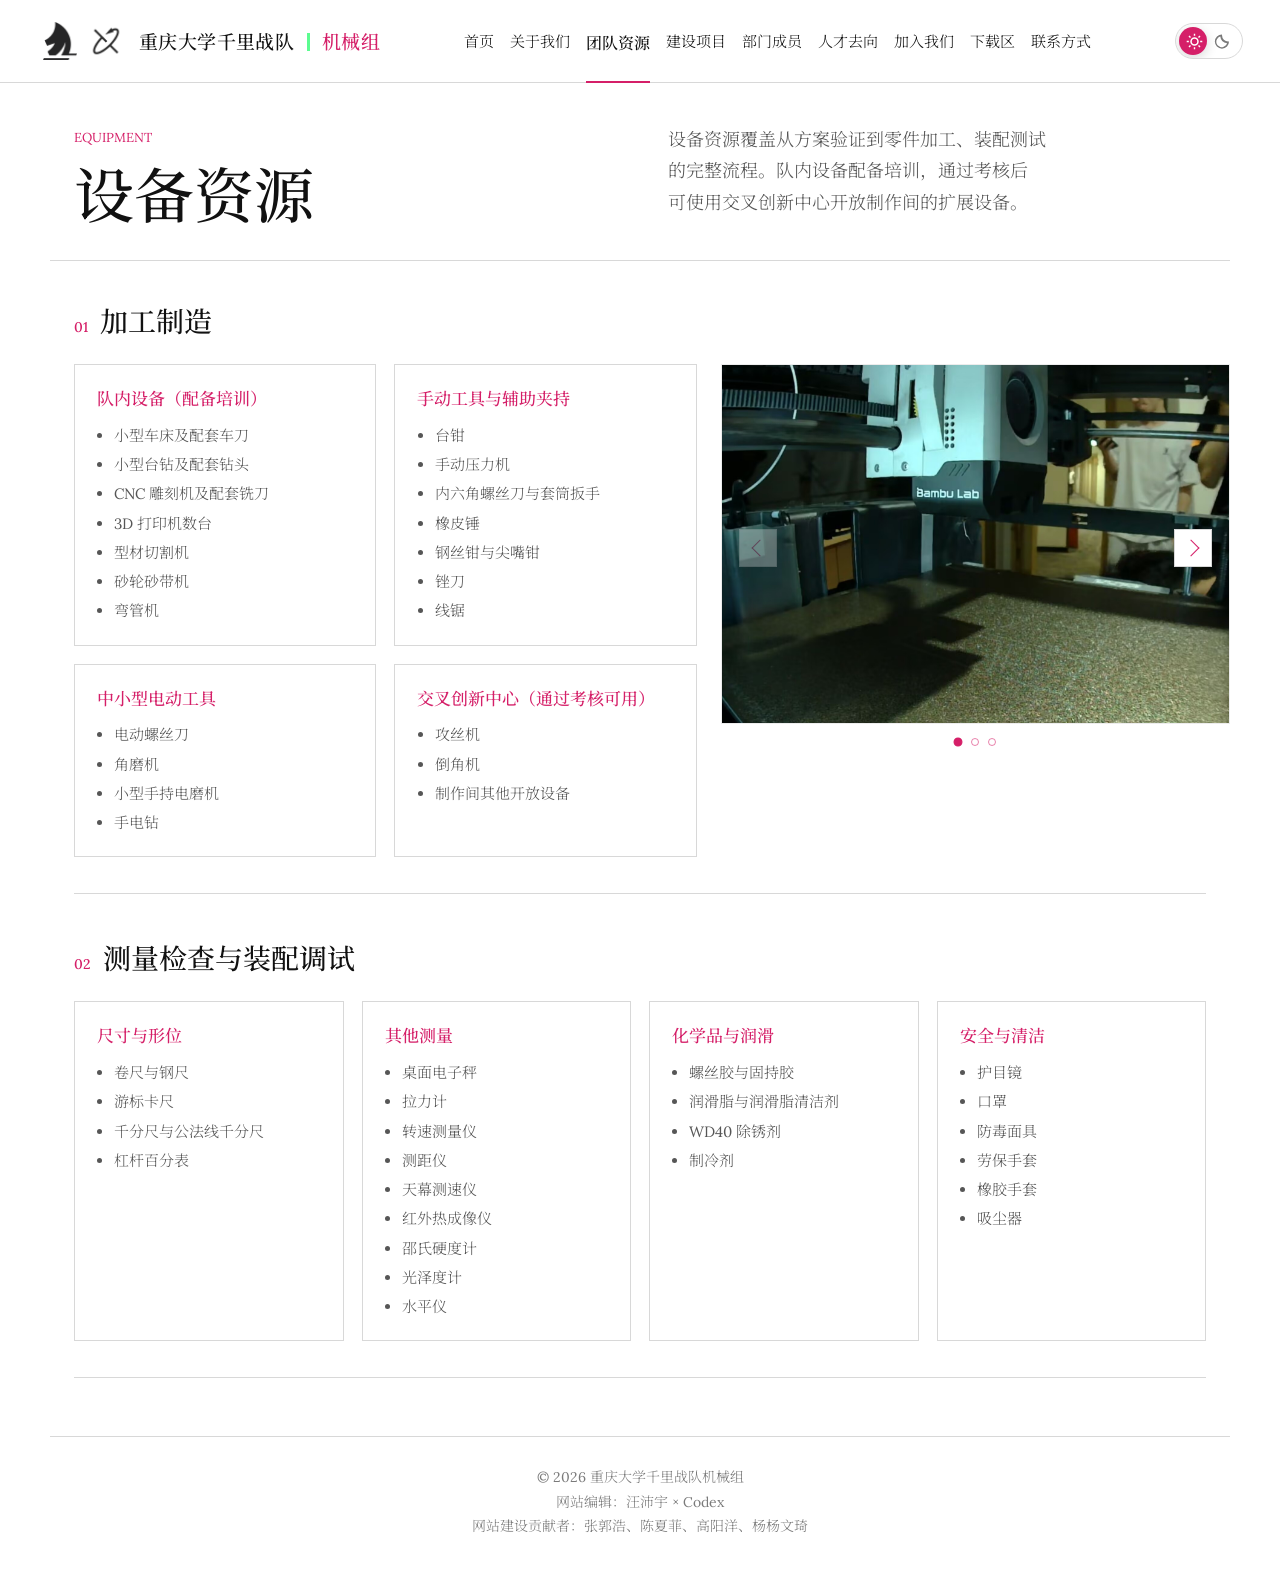
<file: resource-equipment.html>
<!doctype html>
<html lang="zh-CN">
  <head>
    <meta charset="utf-8" />
    <meta name="viewport" content="width=device-width, initial-scale=1" />
    <title>设备资源 | 重庆大学千里战队机械组</title>
    <script>
      (() => {
        try {
          const savedTheme = localStorage.getItem("theme");
          const preferredTheme = window.matchMedia("(prefers-color-scheme: dark)").matches ? "dark" : "light";
          document.documentElement.dataset.theme = savedTheme || preferredTheme;
        } catch {
          document.documentElement.dataset.theme = "light";
        }
      })();
    </script>
    <link rel="stylesheet" href="styles.css?v=20260814-organization2" />
    <link rel="icon" type="image/svg+xml" href="assets/favicon.svg" />
    <script async src="https://www.googletagmanager.com/gtag/js?id=G-X7H7TDZTBG"></script>
    <script>
      window.dataLayer = window.dataLayer || [];
      function gtag(){dataLayer.push(arguments);}
      gtag("js", new Date());
      gtag("config", "G-X7H7TDZTBG");
    </script>
  </head>
  <body data-page="resources">
    <header class="site-header">
      <nav class="nav" aria-label="主导航">
        <a class="brand" href="index.html" aria-label="返回首页"><span class="brand-logos" aria-hidden="true"><img src="assets/logo/qianli战队马头logo.PNG" alt="" /><img src="assets/logo/机械组logo.PNG" alt="" /></span><span class="brand-text"><strong>重庆大学千里战队</strong><small>机械组</small></span></a>
        <button class="nav-toggle" type="button" aria-expanded="false" aria-controls="nav-links"><span></span><span></span><span></span></button>
        <div class="nav-links" id="nav-links"><a href="index.html" data-nav="home">首页</a><span class="nav-menu"><a href="about.html" data-nav="about" aria-haspopup="true">关于我们</a><span class="nav-dropdown" aria-label="关于我们子页面"><a href="about-qianli.html">关于千里</a><a href="about-workflow.html">研发内容与工作流</a><a href="about-management.html">管理和协作</a><a href="about-history.html">机械组历史</a></span></span><span class="nav-menu"><a href="resources.html" data-nav="resources" aria-haspopup="true">团队资源</a><span class="nav-dropdown" aria-label="团队资源子页面"><a href="resource-training.html">培养计划</a><a href="resource-equipment.html">设备资源</a></span></span><span class="nav-menu"><a href="projects.html" data-nav="projects" aria-haspopup="true">建设项目</a><span class="nav-dropdown" aria-label="建设项目页内导航"><a href="projects.html#rm-tech">RM 技术研发</a><a href="projects.html#education-culture">教育与文化建设</a></span></span><a href="team.html" data-nav="team">部门成员</a><a href="alumni.html" data-nav="alumni">人才去向</a><span class="nav-menu"><a href="join.html" data-nav="join" aria-haspopup="true">加入我们</a><span class="nav-dropdown" aria-label="加入我们页内导航"><a href="join.html#persona">人才画像</a><a href="join.html#philosophy">培养理念</a><a href="join.html#recruit">招新信息</a><a href="join.html#qa">Q&amp;A</a></span></span><a href="downloads.html" data-nav="downloads">下载区</a><a href="contact.html" data-nav="contact">联系方式</a></div>
        <button class="theme-toggle" type="button" aria-label="切换明暗模式" aria-pressed="false">
          <svg class="theme-icon theme-icon-sun" viewBox="0 0 24 24" aria-hidden="true"><path d="M12 18a6 6 0 1 1 0-12 6 6 0 0 1 0 12Zm0-2.2a3.8 3.8 0 1 0 0-7.6 3.8 3.8 0 0 0 0 7.6ZM11 1h2v3h-2V1Zm0 19h2v3h-2v-3ZM3.52 4.93l1.41-1.41 2.12 2.12-1.41 1.41-2.12-2.12Zm13.43 13.43 1.41-1.41 2.12 2.12-1.41 1.41-2.12-2.12ZM1 11h3v2H1v-2Zm19 0h3v2h-3v-2ZM3.52 19.07l2.12-2.12 1.41 1.41-2.12 2.12-1.41-1.41ZM16.95 5.64l2.12-2.12 1.41 1.41-2.12 2.12-1.41-1.41Z" /></svg>
          <svg class="theme-icon theme-icon-moon" viewBox="0 0 24 24" aria-hidden="true"><path d="M12.1 2.1a8.8 8.8 0 0 0 9.8 9.8A10 10 0 1 1 12.1 2.1Zm-2.5 2.8A7.7 7.7 0 1 0 19.1 14.4 10.8 10.8 0 0 1 9.6 4.9Z" /></svg>
        </button>
      </nav>
    </header>

    <main>
      <section class="page-hero">
        <div><p class="page-label">Equipment</p><h1>设备资源</h1></div>
        <p>设备资源覆盖从方案验证到零件加工、装配测试的完整流程。队内设备配备培训，通过考核后可使用交叉创新中心开放制作间的扩展设备。</p>
      </section>

      <section class="section-block resource-subpage">
        <div class="equipment-section-list">
          <div class="equipment-section">
            <div class="section-header">
              <span class="section-number">01</span>
              <h2>加工制造</h2>
            </div>
            <div class="section-body">
            <div class="section-text">
              <section>
                <h3>队内设备（配备培训）</h3>
                <ul>
                  <li>小型车床及配套车刀</li>
                  <li>小型台钻及配套钻头</li>
                  <li>CNC 雕刻机及配套铣刀</li>
                  <li>3D 打印机数台</li>
                  <li>型材切割机</li>
                  <li>砂轮砂带机</li>
                  <li>弯管机</li>
                </ul>
              </section>
              <section>
                <h3>手动工具与辅助夹持</h3>
                <ul>
                  <li>台钳</li>
                  <li>手动压力机</li>
                  <li>内六角螺丝刀与套筒扳手</li>
                  <li>橡皮锤</li>
                  <li>钢丝钳与尖嘴钳</li>
                  <li>锉刀</li>
                  <li>线锯</li>
                </ul>
              </section>
              <section>
                <h3>中小型电动工具</h3>
                <ul>
                  <li>电动螺丝刀</li>
                  <li>角磨机</li>
                  <li>小型手持电磨机</li>
                  <li>手电钻</li>
                </ul>
              </section>
              <section>
                <h3>交叉创新中心（通过考核可用）</h3>
                <ul>
                  <li>攻丝机</li>
                  <li>倒角机</li>
                  <li>制作间其他开放设备</li>
                </ul>
              </section>
            </div>
            <div class="section-carousel">
            <div class="equipment-carousel" data-equipment-carousel>
              <button class="equipment-carousel-button equipment-carousel-prev" type="button" aria-label="上一张"></button>
              <div class="equipment-carousel-viewport">
                <div class="equipment-carousel-track">
                  <figure class="equipment-slide"><img src="assets/images/equipment/打印机.jpg" alt="3D 打印设备" loading="lazy" /><span>assets/images/equipment/打印机.jpg</span></figure>
                  <figure class="equipment-slide"><img src="assets/images/equipment/烤肠机.png" alt="加工制造设备照片 02" loading="lazy" /><span>assets/images/equipment/烤肠机.png</span></figure>
                  <figure class="equipment-slide"><img src="assets/images/equipment/车床.jpg" alt="小型车床设备" loading="lazy" /><span>assets/images/equipment/车床.jpg</span></figure>
                </div>
              </div>
              <button class="equipment-carousel-button equipment-carousel-next" type="button" aria-label="下一张"></button>
              <div class="equipment-carousel-dots" aria-label="加工制造图片页码"></div>
            </div>
            </div>
            </div>
          </div>

          <div class="equipment-section equipment-section--wide">
            <div class="section-header">
              <span class="section-number">02</span>
              <h2>测量检查与装配调试</h2>
            </div>
            <div class="section-body">
              <div class="section-text">
                <section>
                  <h3>尺寸与形位</h3>
                  <ul>
                    <li>卷尺与钢尺</li>
                    <li>游标卡尺</li>
                    <li>千分尺与公法线千分尺</li>
                    <li>杠杆百分表</li>
                  </ul>
                </section>
                <section>
                  <h3>其他测量</h3>
                  <ul>
                    <li>桌面电子秤</li>
                    <li>拉力计</li>
                    <li>转速测量仪</li>
                    <li>测距仪</li>
                    <li>天幕测速仪</li>
                    <li>红外热成像仪</li>
                    <li>邵氏硬度计</li>
                    <li>光泽度计</li>
                    <li>水平仪</li>
                  </ul>
                </section>
                <section>
                  <h3>化学品与润滑</h3>
                  <ul>
                    <li>螺丝胶与固持胶</li>
                    <li>润滑脂与润滑脂清洁剂</li>
                    <li>WD40 除锈剂</li>
                    <li>制冷剂</li>
                  </ul>
                </section>
                <section>
                  <h3>安全与清洁</h3>
                  <ul>
                    <li>护目镜</li>
                    <li>口罩</li>
                    <li>防毒面具</li>
                    <li>劳保手套</li>
                    <li>橡胶手套</li>
                    <li>吸尘器</li>
                  </ul>
                </section>
              </div>
            </div>
          </div>
        </div>
      </section>
    </main>

    <footer class="site-footer"><p>© 2026 重庆大学千里战队机械组</p><p>网站编辑：汪沛宇 × Codex</p><p>网站建设贡献者：张郭浩、陈夏菲、高阳洋、杨杨文琦</p></footer>
    <script src="script.js?v=20260602-anchor3"></script>
  </body>
</html>
</file>
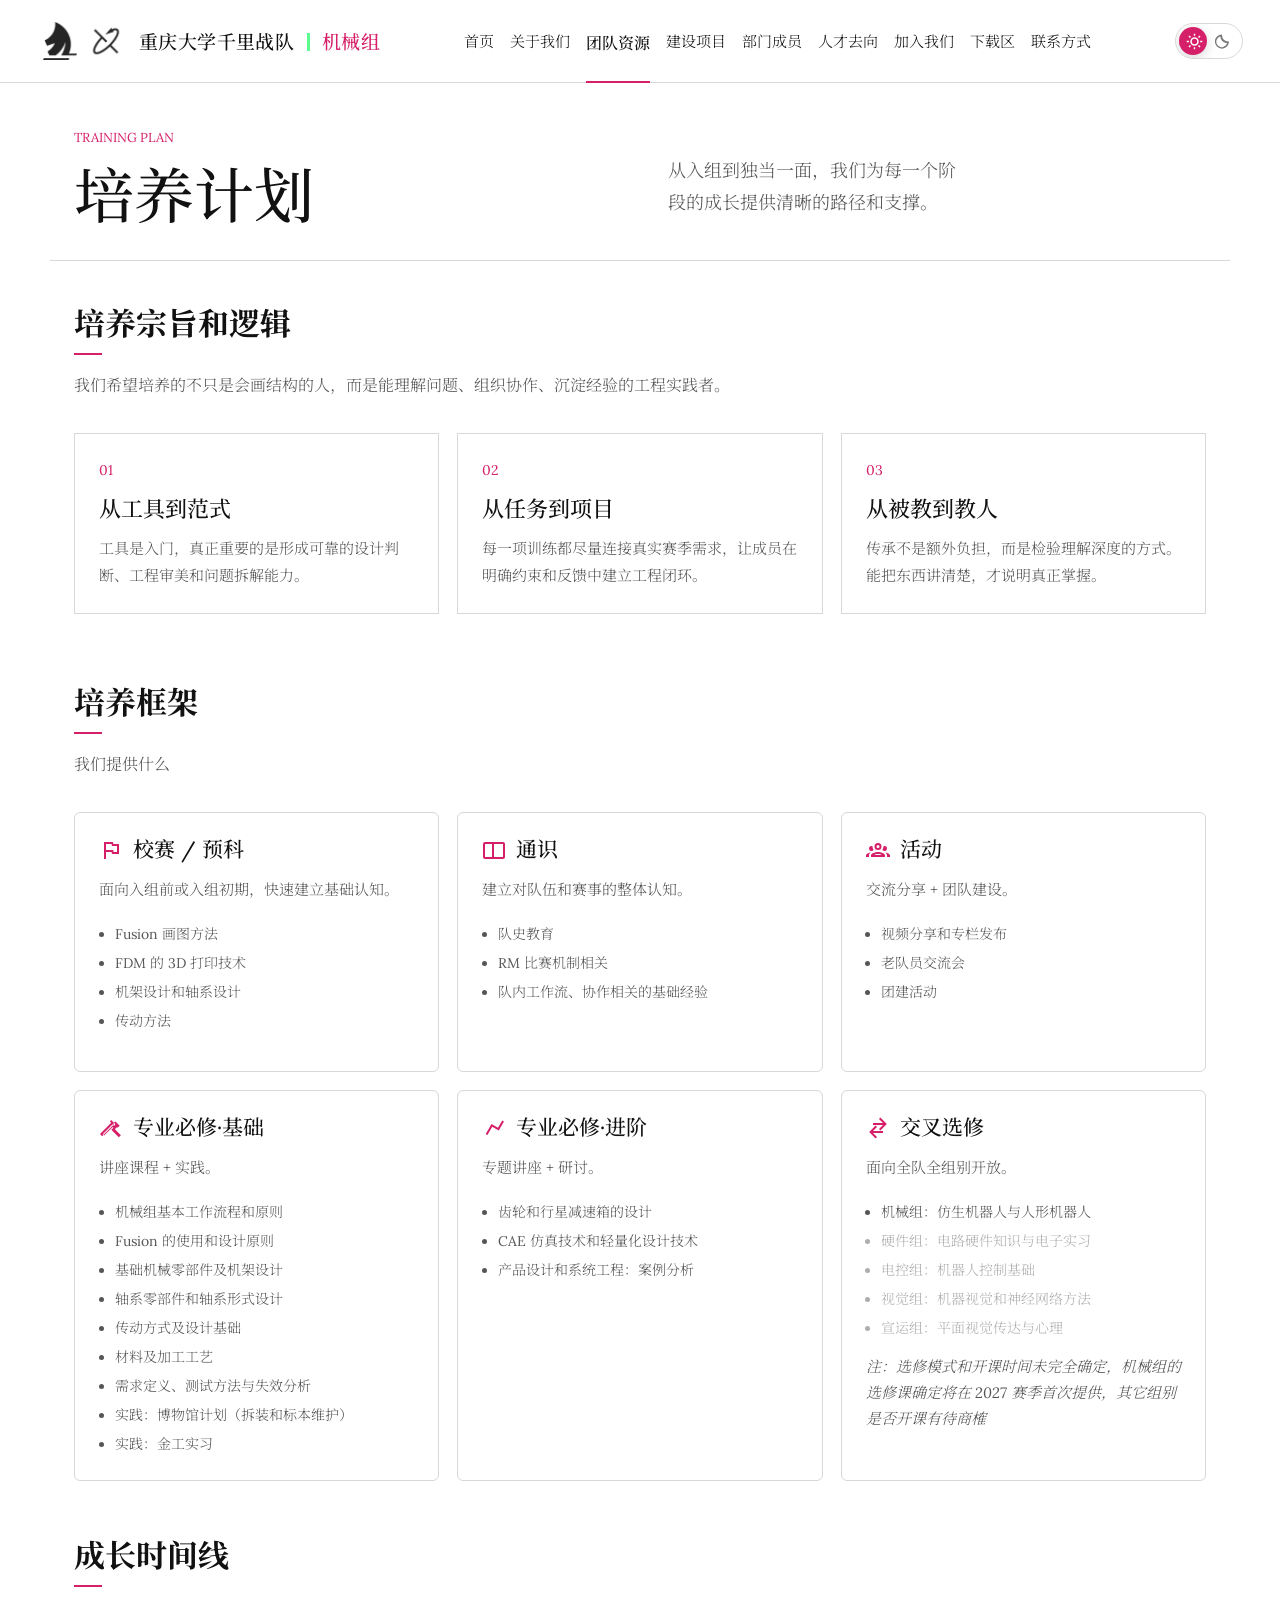
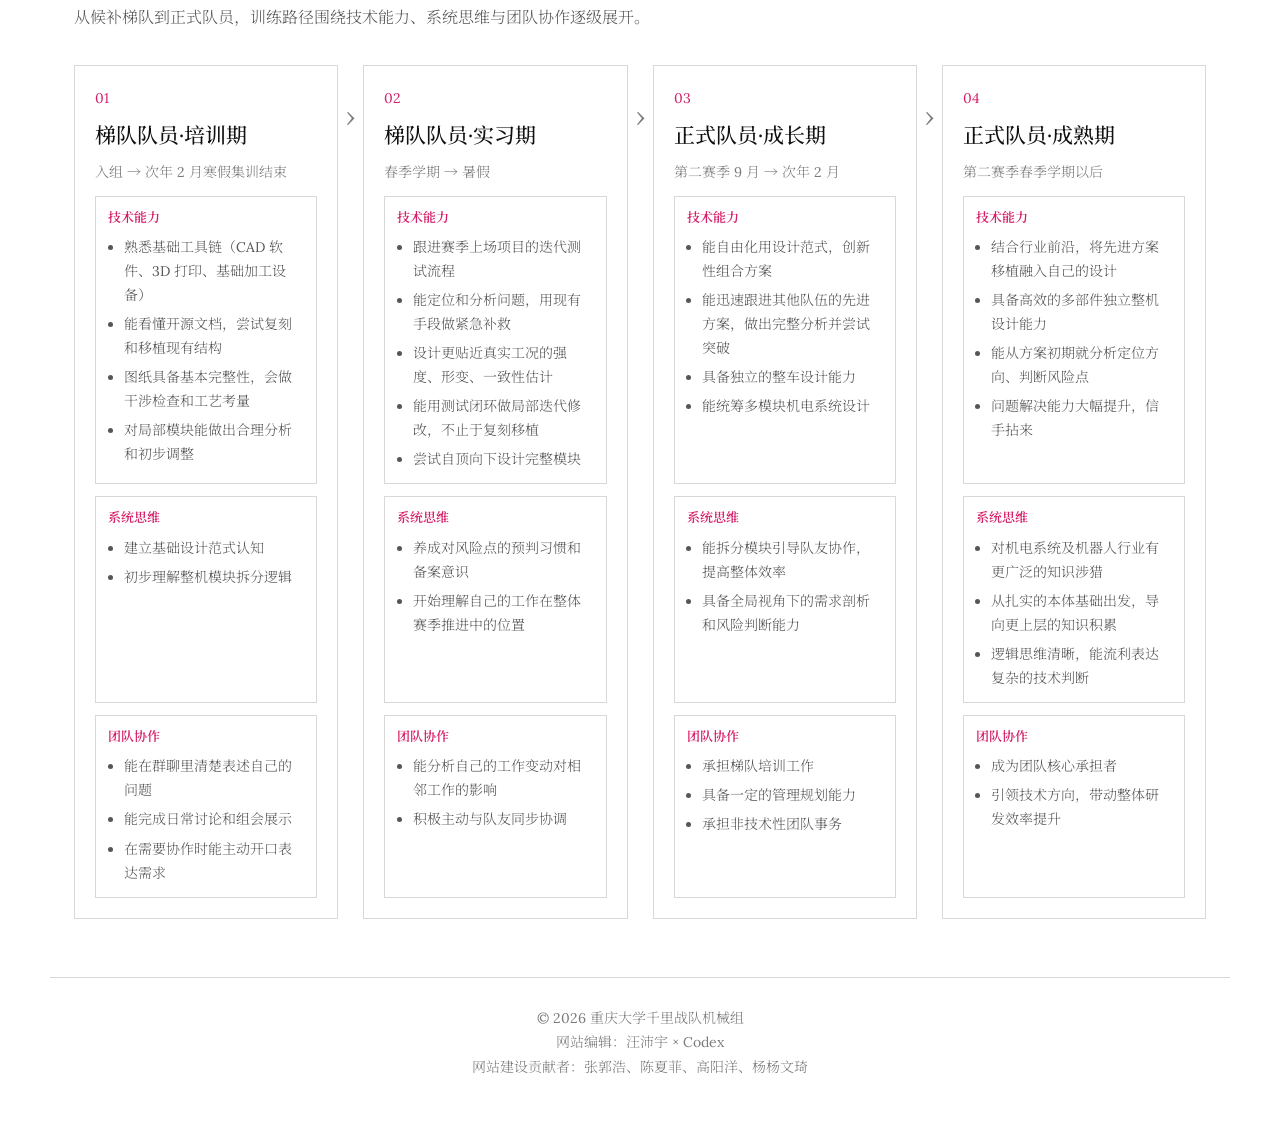
<file: resource-training.html>
<!doctype html>
<html lang="zh-CN">
  <head>
    <meta charset="utf-8" />
    <meta name="viewport" content="width=device-width, initial-scale=1" />
    <title>培养计划 | 重庆大学千里战队机械组</title>
    <script>
      (() => {
        try {
          const savedTheme = localStorage.getItem("theme");
          const preferredTheme = window.matchMedia("(prefers-color-scheme: dark)").matches ? "dark" : "light";
          document.documentElement.dataset.theme = savedTheme || preferredTheme;
        } catch {
          document.documentElement.dataset.theme = "light";
        }
      })();
    </script>
    <link rel="stylesheet" href="styles.css?v=20260814-organization2" />
    <link rel="icon" type="image/svg+xml" href="assets/favicon.svg" />
    <script async src="https://www.googletagmanager.com/gtag/js?id=G-X7H7TDZTBG"></script>
    <script>
      window.dataLayer = window.dataLayer || [];
      function gtag(){dataLayer.push(arguments);}
      gtag("js", new Date());
      gtag("config", "G-X7H7TDZTBG");
    </script>
  </head>
  <body data-page="resources">
    <header class="site-header">
      <nav class="nav" aria-label="主导航">
        <a class="brand" href="index.html" aria-label="返回首页"><span class="brand-logos" aria-hidden="true"><img src="assets/logo/qianli战队马头logo.PNG" alt="" /><img src="assets/logo/机械组logo.PNG" alt="" /></span><span class="brand-text"><strong>重庆大学千里战队</strong><small>机械组</small></span></a>
        <button class="nav-toggle" type="button" aria-expanded="false" aria-controls="nav-links"><span></span><span></span><span></span></button>
        <div class="nav-links" id="nav-links"><a href="index.html" data-nav="home">首页</a><span class="nav-menu"><a href="about.html" data-nav="about" aria-haspopup="true">关于我们</a><span class="nav-dropdown" aria-label="关于我们子页面"><a href="about-qianli.html">关于千里</a><a href="about-workflow.html">研发内容与工作流</a><a href="about-management.html">管理和协作</a><a href="about-history.html">机械组历史</a></span></span><span class="nav-menu"><a href="resources.html" data-nav="resources" aria-haspopup="true">团队资源</a><span class="nav-dropdown" aria-label="团队资源子页面"><a href="resource-training.html">培养计划</a><a href="resource-equipment.html">设备资源</a></span></span><span class="nav-menu"><a href="projects.html" data-nav="projects" aria-haspopup="true">建设项目</a><span class="nav-dropdown" aria-label="建设项目页内导航"><a href="projects.html#rm-tech">RM 技术研发</a><a href="projects.html#education-culture">教育与文化建设</a></span></span><a href="team.html" data-nav="team">部门成员</a><a href="alumni.html" data-nav="alumni">人才去向</a><span class="nav-menu"><a href="join.html" data-nav="join" aria-haspopup="true">加入我们</a><span class="nav-dropdown" aria-label="加入我们页内导航"><a href="join.html#persona">人才画像</a><a href="join.html#philosophy">培养理念</a><a href="join.html#recruit">招新信息</a><a href="join.html#qa">Q&amp;A</a></span></span><a href="downloads.html" data-nav="downloads">下载区</a><a href="contact.html" data-nav="contact">联系方式</a></div>
        <button class="theme-toggle" type="button" aria-label="切换明暗模式" aria-pressed="false">
          <svg class="theme-icon theme-icon-sun" viewBox="0 0 24 24" aria-hidden="true"><path d="M12 18a6 6 0 1 1 0-12 6 6 0 0 1 0 12Zm0-2.2a3.8 3.8 0 1 0 0-7.6 3.8 3.8 0 0 0 0 7.6ZM11 1h2v3h-2V1Zm0 19h2v3h-2v-3ZM3.52 4.93l1.41-1.41 2.12 2.12-1.41 1.41-2.12-2.12Zm13.43 13.43 1.41-1.41 2.12 2.12-1.41 1.41-2.12-2.12ZM1 11h3v2H1v-2Zm19 0h3v2h-3v-2ZM3.52 19.07l2.12-2.12 1.41 1.41-2.12 2.12-1.41-1.41ZM16.95 5.64l2.12-2.12 1.41 1.41-2.12 2.12-1.41-1.41Z" /></svg>
          <svg class="theme-icon theme-icon-moon" viewBox="0 0 24 24" aria-hidden="true"><path d="M12.1 2.1a8.8 8.8 0 0 0 9.8 9.8A10 10 0 1 1 12.1 2.1Zm-2.5 2.8A7.7 7.7 0 1 0 19.1 14.4 10.8 10.8 0 0 1 9.6 4.9Z" /></svg>
        </button>
      </nav>
    </header>

    <main>
      <section class="page-hero">
        <div><p class="page-label">Training Plan</p><h1>培养计划</h1></div>
        <p>从入组到独当一面，我们为每一个阶段的成长提供清晰的路径和支撑。</p>
      </section>

      <section class="section-block resource-subpage">
        <div class="section-heading training-timeline-heading">
          <h2>成长时间线</h2>
          <p>从候补梯队到正式队员，训练路径围绕技术能力、系统思维与团队协作逐级展开。</p>
        </div>
        <div class="timeline-grid" aria-label="成长时间线">
          <div class="phase-card">
            <div class="phase-header">
              <span>01</span>
              <h3>梯队队员·培训期</h3>
              <p class="training-time">入组 → 次年 2 月寒假集训结束</p>
            </div>
            <div class="dimension-card">
              <h4>技术能力</h4>
              <ul>
                <li>熟悉基础工具链（CAD 软件、3D 打印、基础加工设备）</li>
                <li>能看懂开源文档，尝试复刻和移植现有结构</li>
                <li>图纸具备基本完整性，会做干涉检查和工艺考量</li>
                <li>对局部模块能做出合理分析和初步调整</li>
              </ul>
            </div>
            <div class="dimension-card">
              <h4>系统思维</h4>
              <ul>
                <li>建立基础设计范式认知</li>
                <li>初步理解整机模块拆分逻辑</li>
              </ul>
            </div>
            <div class="dimension-card">
              <h4>团队协作</h4>
              <ul>
                <li>能在群聊里清楚表述自己的问题</li>
                <li>能完成日常讨论和组会展示</li>
                <li>在需要协作时能主动开口表达需求</li>
              </ul>
            </div>
          </div>
          <div class="phase-arrow">›</div>

          <div class="phase-card">
            <div class="phase-header">
              <span>02</span>
              <h3>梯队队员·实习期</h3>
              <p class="training-time">春季学期 → 暑假</p>
            </div>
            <div class="dimension-card">
              <h4>技术能力</h4>
              <ul>
                <li>跟进赛季上场项目的迭代测试流程</li>
                <li>能定位和分析问题，用现有手段做紧急补救</li>
                <li>设计更贴近真实工况的强度、形变、一致性估计</li>
                <li>能用测试闭环做局部迭代修改，不止于复刻移植</li>
                <li>尝试自顶向下设计完整模块</li>
              </ul>
            </div>
            <div class="dimension-card">
              <h4>系统思维</h4>
              <ul>
                <li>养成对风险点的预判习惯和备案意识</li>
                <li>开始理解自己的工作在整体赛季推进中的位置</li>
              </ul>
            </div>
            <div class="dimension-card">
              <h4>团队协作</h4>
              <ul>
                <li>能分析自己的工作变动对相邻工作的影响</li>
                <li>积极主动与队友同步协调</li>
              </ul>
            </div>
          </div>
          <div class="phase-arrow">›</div>

          <div class="phase-card">
            <div class="phase-header">
              <span>03</span>
              <h3>正式队员·成长期</h3>
              <p class="training-time">第二赛季 9 月 → 次年 2 月</p>
            </div>
            <div class="dimension-card">
              <h4>技术能力</h4>
              <ul>
                <li>能自由化用设计范式，创新性组合方案</li>
                <li>能迅速跟进其他队伍的先进方案，做出完整分析并尝试突破</li>
                <li>具备独立的整车设计能力</li>
                <li>能统筹多模块机电系统设计</li>
              </ul>
            </div>
            <div class="dimension-card">
              <h4>系统思维</h4>
              <ul>
                <li>能拆分模块引导队友协作，提高整体效率</li>
                <li>具备全局视角下的需求剖析和风险判断能力</li>
              </ul>
            </div>
            <div class="dimension-card">
              <h4>团队协作</h4>
              <ul>
                <li>承担梯队培训工作</li>
                <li>具备一定的管理规划能力</li>
                <li>承担非技术性团队事务</li>
              </ul>
            </div>
          </div>
          <div class="phase-arrow">›</div>

          <div class="phase-card">
            <div class="phase-header">
              <span>04</span>
              <h3>正式队员·成熟期</h3>
              <p class="training-time">第二赛季春季学期以后</p>
            </div>
            <div class="dimension-card">
              <h4>技术能力</h4>
              <ul>
                <li>结合行业前沿，将先进方案移植融入自己的设计</li>
                <li>具备高效的多部件独立整机设计能力</li>
                <li>能从方案初期就分析定位方向、判断风险点</li>
                <li>问题解决能力大幅提升，信手拈来</li>
              </ul>
            </div>
            <div class="dimension-card">
              <h4>系统思维</h4>
              <ul>
                <li>对机电系统及机器人行业有更广泛的知识涉猎</li>
                <li>从扎实的本体基础出发，导向更上层的知识积累</li>
                <li>逻辑思维清晰，能流利表达复杂的技术判断</li>
              </ul>
            </div>
            <div class="dimension-card">
              <h4>团队协作</h4>
              <ul>
                <li>成为团队核心承担者</li>
                <li>引领技术方向，带动整体研发效率提升</li>
              </ul>
            </div>
          </div>
        </div>

        <div class="section-heading training-principles-heading">
          <h2>培养宗旨和逻辑</h2>
          <p>我们希望培养的不只是会画结构的人，而是能理解问题、组织协作、沉淀经验的工程实践者。</p>
        </div>
        <div class="training-principles-panel">
          <article>
            <span>01</span>
            <h3>从工具到范式</h3>
            <p>工具是入门，真正重要的是形成可靠的设计判断、工程审美和问题拆解能力。</p>
          </article>
          <article>
            <span>02</span>
            <h3>从任务到项目</h3>
            <p>每一项训练都尽量连接真实赛季需求，让成员在明确约束和反馈中建立工程闭环。</p>
          </article>
          <article>
            <span>03</span>
            <h3>从被教到教人</h3>
            <p>传承不是额外负担，而是检验理解深度的方式。能把东西讲清楚，才说明真正掌握。</p>
          </article>
        </div>

        <div class="section-heading training-framework-heading">
          <h2>培养框架</h2>
          <p>我们提供什么</p>
        </div>
        <div class="training-framework-grid">
          <article class="training-framework-card">
            <h3><svg class="training-framework-icon" viewBox="0 0 24 24" aria-hidden="true"><path d="M14.4 6L14 4H5v17h2v-7h5.6l.4 2h7V6h-5.6M18 14h-3.4l-.4-2H7V6h5.6l.4 2h5v6Z" /></svg>校赛 / 预科</h3>
            <p>面向入组前或入组初期，快速建立基础认知。</p>
            <ul>
              <li>Fusion 画图方法</li>
              <li>FDM 的 3D 打印技术</li>
              <li>机架设计和轴系设计</li>
              <li>传动方法</li>
            </ul>
          </article>

          <article class="training-framework-card">
            <h3><svg class="training-framework-icon" viewBox="0 0 24 24" aria-hidden="true"><path d="M21 4H3a2 2 0 0 0-2 2v13a2 2 0 0 0 2 2h18a2 2 0 0 0 2-2V6a2 2 0 0 0-2-2M3 6h7v13H3V6m18 13h-9V6h9v13Z" /></svg>通识</h3>
            <p>建立对队伍和赛事的整体认知。</p>
            <ul>
              <li>队史教育</li>
              <li>RM 比赛机制相关</li>
              <li>队内工作流、协作相关的基础经验</li>
            </ul>
          </article>

          <article class="training-framework-card">
            <h3><svg class="training-framework-icon" viewBox="0 0 24 24" aria-hidden="true"><path d="M12 5a3.5 3.5 0 0 0-3.5 3.5A3.5 3.5 0 0 0 12 12a3.5 3.5 0 0 0 3.5-3.5A3.5 3.5 0 0 0 12 5m0 2a1.5 1.5 0 0 1 1.5 1.5A1.5 1.5 0 0 1 12 10a1.5 1.5 0 0 1-1.5-1.5A1.5 1.5 0 0 1 12 7M5.5 8A2.5 2.5 0 0 0 3 10.5c0 .94.53 1.75 1.29 2.18c.36.2.77.32 1.21.32s.85-.12 1.21-.32c.37-.21.68-.51.91-.87A5.42 5.42 0 0 1 6.5 8.5v-.28c-.3-.14-.64-.22-1-.22m13 0c-.36 0-.7.08-1 .22v.28c0 1.2-.39 2.36-1.12 3.31c.12.19.25.34.4.49a2.48 2.48 0 0 0 1.72.7c.44 0 .85-.12 1.21-.32c.76-.43 1.29-1.24 1.29-2.18A2.5 2.5 0 0 0 18.5 8M12 14c-2.34 0-7 1.17-7 3.5V19h14v-1.5c0-2.33-4.66-3.5-7-3.5m-7.29.55C2.78 14.78 0 15.76 0 17.5V19h3v-1.93c0-1.01.69-1.85 1.71-2.52m14.58 0c1.02.67 1.71 1.51 1.71 2.52V19h3v-1.5c0-1.74-2.78-2.72-4.71-2.95M12 16c1.53 0 3.24.5 4.23 1H7.77c.99-.5 2.7-1 4.23-1" /></svg>活动</h3>
            <p>交流分享 + 团队建设。</p>
            <ul>
              <li>视频分享和专栏发布</li>
              <li>老队员交流会</li>
              <li>团建活动</li>
            </ul>
          </article>

          <article class="training-framework-card">
            <h3><svg class="training-framework-icon" viewBox="0 0 24 24" aria-hidden="true"><path d="m13.78 15.3 6 6 2.11-2.16-6-6 1.61-1.61c.61.19 1.31.04 1.8-.45l1.42-1.42-4.24-4.24-1.42 1.42c-.49.49-.64 1.19-.45 1.8L3.1 20.16 1 18.05 12.22 6.83l-1.41-1.41 1.41-1.41 4.24 4.24-1.41 1.41-1.41-1.41-9.9 9.9 1.41 1.41 8.63-8.63c.19.23.4.47.63.7l-2.04 2.04Z" /></svg>专业必修·基础</h3>
            <p>讲座课程 + 实践。</p>
            <ul>
              <li>机械组基本工作流程和原则</li>
              <li>Fusion 的使用和设计原则</li>
              <li>基础机械零部件及机架设计</li>
              <li>轴系零部件和轴系形式设计</li>
              <li>传动方式及设计基础</li>
              <li>材料及加工工艺</li>
              <li>需求定义、测试方法与失效分析</li>
              <li>实践：博物馆计划（拆装和标本维护）</li>
              <li>实践：金工实习</li>
            </ul>
          </article>

          <article class="training-framework-card">
            <h3><svg class="training-framework-icon" viewBox="0 0 24 24" aria-hidden="true"><path d="M16 11.78 20.24 4.45 21.97 5.45 16.74 14.5 10.23 10.75 5.46 18.97 3.73 17.97 9.5 8 16 11.78Z" /></svg>专业必修·进阶</h3>
            <p>专题讲座 + 研讨。</p>
            <ul>
              <li>齿轮和行星减速箱的设计</li>
              <li>CAE 仿真技术和轻量化设计技术</li>
              <li>产品设计和系统工程：案例分析</li>
            </ul>
          </article>

          <article class="training-framework-card">
            <h3><svg class="training-framework-icon" viewBox="0 0 24 24" aria-hidden="true"><path d="M7 7h10l-4-4 1.4-1.4L20.8 8l-6.4 6.4L13 13l4-4H7V7m10 10H7l4 4-1.4 1.4L3.2 16l6.4-6.4L11 11l-4 4h10v2Z" /></svg>交叉选修</h3>
            <p>面向全队全组别开放。</p>
            <ul>
              <li>机械组：仿生机器人与人形机器人</li>
              <li class="course-muted">硬件组：电路硬件知识与电子实习</li>
              <li class="course-muted">电控组：机器人控制基础</li>
              <li class="course-muted">视觉组：机器视觉和神经网络方法</li>
              <li class="course-muted">宣运组：平面视觉传达与心理</li>
            </ul>
            <p class="training-framework-note">注：选修模式和开课时间未完全确定，机械组的选修课确定将在 2027 赛季首次提供，其它组别是否开课有待商榷</p>
          </article>
        </div>
      </section>
    </main>

    <footer class="site-footer"><p>© 2026 重庆大学千里战队机械组</p><p>网站编辑：汪沛宇 × Codex</p><p>网站建设贡献者：张郭浩、陈夏菲、高阳洋、杨杨文琦</p></footer>
    <script src="script.js?v=20260602-anchor3"></script>
  </body>
</html>
</file>
<file: styles.css>
@import url("https://fonts.googleapis.com/css2?family=Lora:wght@400;500&family=Noto+Serif+SC:wght@300;500&display=swap");

:root {
  --bg: #ffffff;
  --header-bg: rgba(255, 255, 255, 0.97);
  --surface: #fafafa;
  --card-bg: #ffffff;
  --inverted-card-bg: #111111;
  --inverted-card-text: #ffffff;
  --text: #111111;
  --muted: #565656;
  --subtle: #7a7a7a;
  --line: #d8d8d8;
  --soft-line: #ececec;
  --placeholder: #eeeeee;
  --placeholder-dark: #d9d9d9;
  --accent: #d51f68;
  --accent-soft: #fae8f0;
  --accent-rose: #d51f68;
  --theme-red: var(--accent);
  --brand-divider: #5cfc90;
  --green: #5cfc90;
  --max-width: 1180px;
  --nav-width: 1280px;
  --anchor-offset: 83px;
}

:root[data-theme="dark"] {
  --bg: #111111;
  --header-bg: rgba(17, 17, 17, 0.96);
  --surface: #1b1b1d;
  --card-bg: #171719;
  --inverted-card-bg: #242429;
  --inverted-card-text: #f2f2f2;
  --text: #f2f2f2;
  --muted: #c8c8c8;
  --subtle: #9a9a9a;
  --line: #333338;
  --soft-line: #25252a;
  --placeholder: #2a2a2f;
  --placeholder-dark: #18181c;
  --accent: #5cfc90;
  --accent-soft: #173822;
  --accent-rose: #ed2174;
  --theme-red: var(--accent);
  --brand-divider: #ed2174;
  --green: #5cfc90;
}

* {
  box-sizing: border-box;
}

html {
  overflow-y: scroll;
  scroll-behavior: smooth;
  scroll-padding-top: var(--anchor-offset);
}

::view-transition-old(root),
::view-transition-new(root) {
  animation: none;
  mix-blend-mode: normal;
}

::view-transition-old(root) {
  z-index: 0;
}

::view-transition-new(root) {
  z-index: 1;
}

body {
  margin: 0;
  background: var(--bg);
  color: var(--text);
  font-family:
    "Lora",
    "Noto Serif SC",
    "Source Han Serif SC",
    "思源宋体",
    "Songti SC",
    serif;
  font-size: 16px;
  font-weight: 300;
  line-height: 1.75;
  transition:
    background 160ms ease,
    color 160ms ease;
}

body,
.site-header,
.nav-dropdown,
.nav-toggle,
.theme-toggle,
.project-accordion,
.project-card,
.project-card-media,
.project-carousel-button,
.resource-stage-grid article,
.media-placeholder,
.avatar-placeholder,
.member-card,
.alumni-card,
.alumni-experience,
.download-card,
.thanks-card,
.join-panel,
.person-badge {
  transition:
    background-color 240ms ease,
    border-color 240ms ease,
    color 240ms ease,
    box-shadow 240ms ease,
    filter 240ms ease;
}

@media (prefers-reduced-motion: reduce) {
  ::view-transition-old(root),
  ::view-transition-new(root) {
    animation: none !important;
  }
}

a {
  color: inherit;
  text-decoration: none;
}

p {
  margin: 0;
  color: var(--muted);
  text-wrap: pretty;
}

img,
figure {
  margin: 0;
}

img {
  display: block;
  max-width: 100%;
}

.site-header {
  position: sticky;
  top: 0;
  z-index: 20;
  background: var(--header-bg);
  border-bottom: 1px solid var(--line);
  backdrop-filter: blur(10px);
}

.nav {
  width: min(var(--nav-width), calc(100% - 32px));
  min-height: 82px;
  margin: 0 auto;
  display: flex;
  align-items: center;
  justify-content: space-between;
  gap: 18px;
}

.brand {
  display: inline-flex;
  align-items: center;
  gap: 14px;
  flex: 0 0 auto;
  margin-left: 25px;
}

.brand-logos {
  display: inline-flex;
  align-items: center;
  gap: 8px;
}

.brand-logos img {
  width: 38px;
  height: 38px;
  object-fit: contain;
}

:root[data-theme="dark"] .brand-logos img {
  filter: invert(1) grayscale(1) contrast(1.18);
}

.brand-text {
  display: inline-flex;
  align-items: baseline;
  gap: 12px;
  line-height: 1.2;
  white-space: nowrap;
}

.brand-text strong,
.brand-text small {
  font-family: "Noto Serif SC", "Source Han Serif SC", "思源宋体", serif;
  font-size: 19px;
  font-weight: 500;
  line-height: 1.2;
  letter-spacing: 0.02em;
}

.brand-text strong {
  display: inline-flex;
  align-items: baseline;
  gap: 13px;
  white-space: nowrap;
}

.brand-text strong::after {
  content: "";
  display: inline-block;
  width: 3px;
  height: 18px;
  background: var(--brand-divider);
  transform: translateY(2px);
}

.brand-text small {
  color: var(--accent);
}

.nav-links {
  display: flex;
  align-items: center;
  justify-content: flex-end;
  gap: clamp(12px, 1.25vw, 18px);
  font-size: 15px;
  white-space: nowrap;
}

.nav-menu {
  position: relative;
  display: inline-flex;
  align-items: center;
}

.nav-links > a,
.nav-menu > a {
  position: relative;
  padding: 28px 0 25px;
  color: var(--text);
  font-size: 15px;
  transition:
    color 160ms ease,
    font-size 160ms ease;
}

.nav-links > a.is-active,
.nav-menu > a.is-active {
  font-size: 16px;
  font-weight: 500;
}

.nav-dropdown {
  position: absolute;
  top: 100%;
  left: 50%;
  z-index: 30;
  display: grid;
  width: max-content;
  min-width: 0;
  padding: 8px 8px;
  border: 1px solid var(--line);
  background: var(--card-bg);
  opacity: 0;
  pointer-events: none;
  transform: translate(-50%, 8px);
  transition:
    opacity 160ms ease,
    transform 160ms ease,
    visibility 160ms ease;
  visibility: hidden;
}

.nav-menu:hover .nav-dropdown,
.nav-menu:focus-within .nav-dropdown {
  opacity: 1;
  pointer-events: auto;
  transform: translate(-50%, 0);
  visibility: visible;
}

.nav-dropdown a {
  position: relative;
  display: block;
  width: auto;
  min-width: 0;
  padding: 8px 9px 8px 16px;
  color: var(--muted);
  font-size: 14px;
  line-height: 1.4;
  white-space: nowrap;
}

.nav-dropdown a::before {
  content: "";
  position: absolute;
  top: 8px;
  bottom: 8px;
  left: 2px;
  width: 3px;
  background: var(--accent-rose);
  transition:
    background 160ms ease,
    opacity 160ms ease;
}

:root:not([data-theme="dark"]) .nav-dropdown a::before {
  background: var(--green);
}

.nav-dropdown a:hover,
.nav-dropdown a:focus-visible,
.nav-dropdown a.is-active {
  color: var(--accent);
}

.nav-dropdown a:hover::before,
.nav-dropdown a:focus-visible::before {
  background: var(--brand-divider);
}

.nav-dropdown a.is-active::before {
  background: var(--accent);
}

.theme-toggle {
  position: relative;
  flex: 0 0 auto;
  display: inline-grid;
  grid-template-columns: 1fr 1fr;
  place-items: center;
  width: 68px;
  min-width: 68px;
  height: 36px;
  padding: 3px;
  margin-right: 21px;
  overflow: hidden;
  border: 1px solid var(--line);
  border-radius: 999px;
  background: var(--card-bg);
  color: var(--subtle);
  cursor: pointer;
  transition:
    border-color 160ms ease,
    background 160ms ease;
}

.theme-toggle::before {
  content: "";
  position: absolute;
  top: 3px;
  left: 3px;
  width: 28px;
  height: 28px;
  border-radius: 50%;
  background: var(--accent-rose);
  box-shadow: 0 3px 12px rgba(0, 0, 0, 0.16);
  transition:
    transform 180ms ease,
    background 180ms ease;
}

.theme-toggle[aria-pressed="true"]::before {
  transform: translateX(32px);
  background: var(--green);
}

.theme-icon {
  position: relative;
  z-index: 1;
  width: 17px;
  height: 17px;
  justify-self: center;
  fill: currentColor;
  transform: translateY(0);
  transition: color 160ms ease;
}

.theme-icon-sun {
  transform: translate(0, 0);
}

.theme-icon-moon {
  transform: translate(-2.5px, 0);
}

.theme-toggle[aria-pressed="false"] .theme-icon-sun {
  color: var(--card-bg);
}

.theme-toggle[aria-pressed="false"] .theme-icon-moon {
  color: var(--subtle);
}

.theme-toggle[aria-pressed="true"] .theme-icon-sun {
  color: var(--subtle);
}

.theme-toggle[aria-pressed="true"] .theme-icon-moon {
  color: #111111;
}

.theme-toggle:hover,
.theme-toggle:focus-visible {
  border-color: var(--accent);
}

.nav-links > a::after,
.nav-menu > a::after {
  content: "";
  position: absolute;
  left: 0;
  right: 0;
  bottom: -1px;
  height: 2px;
  background: var(--accent);
  transform: scaleX(0);
  transform-origin: center;
  transition: transform 160ms ease;
}

.nav-links > a:hover::after,
.nav-links > a:focus-visible::after,
.nav-links > a.is-active::after,
.nav-menu > a:hover::after,
.nav-menu > a:focus-visible::after,
.nav-menu > a.is-active::after {
  transform: scaleX(1);
}

.nav-toggle {
  display: none;
  width: 42px;
  height: 42px;
  padding: 0;
  border: 1px solid var(--line);
  background: var(--card-bg);
  cursor: pointer;
}

.nav-toggle span {
  display: block;
  width: 18px;
  height: 1px;
  margin: 5px auto;
  background: var(--text);
}

main,
.site-footer {
  width: min(var(--max-width), calc(100% - 56px));
  margin: 0 auto;
}

.home-hero {
  min-height: 460px;
  display: grid;
  grid-template-columns: minmax(0, 0.82fr) minmax(480px, 0.98fr);
  align-items: center;
  gap: 44px;
  padding: 78px 24px 34px;
}

.home-hero h1 {
  margin: 0;
  font-size: clamp(40px, 4.2vw, 56px);
  line-height: 1.16;
  font-weight: 500;
  letter-spacing: 0;
}

.page-hero h1 {
  margin: 0;
  font-size: clamp(38px, 4.7vw, 60px);
  line-height: 1.14;
  font-weight: 500;
  letter-spacing: 0;
}

.home-hero h1 span,
.page-hero h1 span {
  display: block;
}

.hero-team-name {
  white-space: nowrap;
}

.hero-group-name {
  margin-top: 14px;
  font-size: 0.82em;
}

.hero-team-en,
.hero-group-en {
  color: var(--accent);
  font-family: "Lora", serif;
  font-size: 0.32em;
  line-height: 1.15;
  text-transform: uppercase;
}

.hero-team-en {
  margin-top: 1px;
}

.hero-group-en {
  margin-top: 4px;
  color: var(--subtle);
}

.home-hero-copy > p {
  max-width: 700px;
  margin-top: 38px;
  color: var(--muted);
  font-size: 21px;
  line-height: 1.85;
  text-wrap: balance;
}

.hero-actions {
  display: flex;
  flex-wrap: wrap;
  gap: 28px;
  margin-top: 34px;
}

.text-link,
.inline-link {
  color: var(--accent);
  font-weight: 500;
  border-bottom: 1px solid currentColor;
}

.text-link::after,
.inline-link::after {
  content: "  →";
  font-family: "Lora", serif;
}

.text-link.no-auto-arrow::after,
.inline-link.no-auto-arrow::after {
  content: "";
}

.media-placeholder,
.avatar-placeholder {
  display: grid;
  place-items: center;
  overflow: hidden;
  width: 100%;
  background:
    linear-gradient(135deg, rgba(255, 255, 255, 0.35), rgba(255, 255, 255, 0)),
    linear-gradient(135deg, var(--placeholder), var(--placeholder-dark));
  color: #666666;
  text-align: center;
}

:root[data-theme="dark"] .media-placeholder,
:root[data-theme="dark"] .avatar-placeholder {
  color: #a7a7a7;
}

.media-placeholder {
  min-height: 160px;
  aspect-ratio: 16 / 9;
  padding: 16px;
  font-size: 14px;
}

.media-placeholder:has(img) {
  padding: 0;
}

.media-placeholder img {
  width: 100%;
  height: 100%;
  object-fit: cover;
}

.hero-media {
  min-height: 260px;
}

.home-team-photo {
  overflow: hidden;
  min-height: 330px;
  aspect-ratio: 16 / 9.4;
  border: 1px solid var(--line);
  background: var(--surface);
}

.home-team-photo img {
  width: 100%;
  height: 100%;
  object-fit: cover;
  object-position: center;
}

.home-quote {
  position: relative;
  height: 136px;
  display: grid;
  grid-template-columns: minmax(0, 1fr) auto;
  align-items: center;
  gap: 24px;
  border-bottom: 1px solid var(--line);
  padding: 0 108px 33px 128px;
}

.quote-stage {
  min-width: 0;
  min-height: 102px;
  display: flex;
  flex-direction: column;
  justify-content: center;
  text-align: center;
  opacity: 1;
  transform: translateY(0);
  transition:
    opacity 360ms ease,
    transform 360ms ease;
}

.quote-stage.is-switching {
  opacity: 0;
  transform: translateY(4px);
}

.quote-stage p {
  color: var(--text);
  font-size: 24px;
  font-style: italic;
  line-height: 1.55;
  text-wrap: balance;
}

.quote-stage span {
  display: block;
  margin-top: 2px;
  color: var(--subtle);
  font-size: 14px;
}

.quote-random-button {
  transform: translateX(20px);
  width: 38px;
  height: 38px;
  display: grid;
  place-items: center;
  border: 1px solid var(--line);
  border-radius: 999px;
  background: var(--card-bg);
  color: var(--accent);
  cursor: pointer;
  transition:
    border-color 160ms ease,
    color 160ms ease,
    transform 160ms ease;
}

.quote-random-button:hover,
.quote-random-button:focus-visible {
  border-color: var(--accent);
  transform: translateX(20px) rotate(18deg);
}

.quote-random-button svg {
  width: 19px;
  height: 19px;
  fill: currentColor;
}

.section-block {
  border-bottom: 1px solid var(--line);
  padding: 58px 24px;
}

.section-heading {
  max-width: 780px;
  margin-bottom: 34px;
}

.section-heading h2,
.intro-grid h2,
.three-column h2,
.project-list h2,
.resource-page-grid h2,
.join-layout h2,
.join-copy-block h2 {
  position: relative;
  margin: 0 0 16px;
  padding-bottom: 13px;
  font-size: 31px;
  line-height: 1.2;
}

.section-heading h2::after,
.intro-grid h2::after,
.three-column h2::after,
.project-list h2::after,
.resource-page-grid h2::after,
.join-layout h2::after,
.join-copy-block h2::after {
  content: "";
  position: absolute;
  left: 0;
  bottom: 0;
  width: 28px;
  height: 2px;
  background: var(--accent);
}

.past-members-section .section-heading {
  max-width: none;
}

@media (min-width: 900px) {
  .past-members-section .section-heading p {
    white-space: nowrap;
  }
}

.intro-grid {
  display: grid;
  grid-template-columns: repeat(2, minmax(0, 1fr));
  gap: 64px;
}

.intro-grid article + article {
  padding-left: 48px;
  border-left: 1px solid var(--line);
}

.intro-grid p {
  max-width: 480px;
  margin-bottom: 20px;
}

.about-history .section-heading {
  max-width: none;
}

@media (min-width: 1180px) {
  .about-history .section-heading p {
    white-space: nowrap;
  }
}

.history-copy {
  display: grid;
  gap: 32px;
  max-width: none;
}

.history-copy > p {
  max-width: 780px;
  margin: 0;
  color: var(--muted);
}

.history-copy article {
  display: grid;
  grid-template-columns: minmax(0, 1fr) minmax(300px, 0.42fr);
  gap: 56px;
  padding-top: 24px;
  border-top: 1px solid var(--soft-line);
  align-items: start;
}

.history-copy article > div {
  display: grid;
  gap: 12px;
}

.history-copy article span {
  color: var(--accent);
  font-size: 14px;
  font-weight: 500;
  letter-spacing: 0;
  line-height: 1.75;
  width: fit-content;
}

.history-copy article p {
  margin: 0;
  color: var(--muted);
}

.history-copy article p + p {
  margin-top: 16px;
}

.history-placeholder {
  min-height: 0;
  aspect-ratio: 4 / 3;
}

.history-entry-card {
  display: grid;
  gap: 8px;
  max-width: 620px;
  padding: 24px 28px;
  border: 1px solid var(--line);
  background: var(--card-bg);
  color: var(--text);
  text-decoration: none;
  transition:
    border-color 160ms ease,
    box-shadow 160ms ease,
    transform 160ms ease;
}

.history-entry-card:hover,
.history-entry-card:focus-visible {
  border-color: var(--accent);
  box-shadow: 0 10px 24px rgba(0, 0, 0, 0.07);
  transform: translateY(-2px);
}

.history-entry-card span {
  color: var(--accent);
  font-family: "Lora", serif;
  font-size: 13px;
  text-transform: uppercase;
}

.history-entry-card strong {
  font-size: 24px;
  font-weight: 500;
  line-height: 1.35;
}

.entry-title-with-status em {
  display: inline-block;
  margin-left: 8px;
  color: var(--muted);
  font-size: 13px;
  font-style: normal;
  font-weight: 400;
  line-height: 1;
  vertical-align: baseline;
}

.history-entry-card small {
  color: var(--muted);
  font-size: 15px;
  line-height: 1.7;
}

.about-card-icon {
  width: 30px;
  height: 30px;
  color: var(--accent);
  fill: currentColor;
}

.about-subpage-grid,
.management-grid {
  display: grid;
  grid-template-columns: repeat(3, minmax(0, 1fr));
  gap: 22px;
}

.about-subpage-grid {
  grid-template-columns: repeat(4, minmax(0, 1fr));
}

.about-subpage-grid .history-entry-card {
  max-width: none;
}

.management-grid article {
  display: grid;
  align-content: start;
  gap: 12px;
  padding: 24px;
  border: 1px solid var(--line);
  background: var(--card-bg);
}

.management-grid article > span,
.accent-text {
  color: var(--accent);
}

.management-grid article > span {
  font-size: 14px;
  font-weight: 500;
}

.management-grid h2 {
  margin: 0;
  font-size: 24px;
  font-weight: 500;
  line-height: 1.35;
}

.management-grid p,
.contact-purpose {
  margin: 0;
  color: var(--muted);
}

.contact-purpose {
  font-style: normal;
}

.construction-notice {
  border-top: 1px solid rgba(223, 169, 42, 0.35);
  border-bottom: 1px solid rgba(223, 169, 42, 0.45);
  background: #fff6d6;
  color: #6f4e00;
  font-size: 15px;
  line-height: 1.6;
}

.construction-notice > div {
  max-width: 1240px;
  margin: 0 auto;
  padding: 10px 36px;
}

:root[data-theme="dark"] .construction-notice {
  border-color: rgba(255, 209, 102, 0.34);
  background: rgba(255, 209, 102, 0.12);
  color: #f5d47a;
}

.history-year-grid {
  display: grid;
  gap: 32px;
}

.history-year-grid article {
  display: grid;
  grid-template-columns: minmax(0, 1fr) minmax(300px, 0.42fr);
  gap: 56px;
  padding-top: 24px;
  border-top: 1px solid var(--soft-line);
  align-items: start;
}

.history-year-copy {
  display: grid;
  gap: 12px;
}

.history-year-title {
  display: flex;
  flex-wrap: wrap;
  align-items: baseline;
  gap: 10px;
}

.history-year-title > span {
  color: var(--accent);
  font-size: 14px;
  font-weight: 500;
  letter-spacing: 0;
  line-height: 1.75;
  width: fit-content;
}

.history-year-title > small {
  color: var(--accent);
  font-size: 14px;
  line-height: 1.75;
}

.history-year-grid h3 {
  margin: 0;
  font-size: 22px;
  font-weight: 500;
  line-height: 1.35;
}

.history-year-grid p {
  margin: 0;
  color: var(--muted);
}

.history-year-grid p + p {
  margin-top: 4px;
}

.history-year-grid a {
  color: var(--accent);
  text-decoration: none;
  border-bottom: 1px solid currentColor;
}

.history-year-placeholder {
  min-height: 0;
  aspect-ratio: 4 / 3;
}

.resource-subpage {
  display: flex;
  flex-direction: column;
}

.training-principles-heading {
  order: 1;
}

.training-principles-panel {
  order: 2;
}

.training-framework-heading {
  order: 3;
}

.training-framework-grid {
  order: 4;
}

.training-timeline-heading {
  order: 5;
  margin-top: 56px;
}

.timeline-grid {
  order: 6;
}

.page-hero {
  display: grid;
  grid-template-columns: minmax(0, 0.72fr) minmax(460px, 0.72fr);
  align-items: end;
  gap: 56px;
  border-bottom: 1px solid var(--line);
  min-height: 178px;
  padding: 28px 24px 30px;
}

.page-hero > p {
  max-width: 620px;
  padding-bottom: 12px;
  font-size: 18px;
  text-wrap: balance;
}

body[data-page="join"] .page-hero > p {
  font-style: italic;
}

.page-label {
  margin-bottom: 12px;
  color: var(--accent);
  font-family: "Lora", serif;
  font-size: 13px;
  letter-spacing: 0;
  text-transform: uppercase;
}

.three-column {
  display: grid;
  grid-template-columns: repeat(3, 1fr);
  gap: 0;
}

.three-column article {
  padding: 0 42px;
  border-left: 1px solid var(--line);
}

.three-column article:first-child {
  padding-left: 0;
  border-left: 0;
}

.about-brief {
  display: grid;
  grid-template-columns: minmax(0, 1fr) 300px;
  gap: 48px;
  align-items: center;
}

.about-brief-copy {
  display: grid;
  gap: 10px;
}

.about-brief p {
  max-width: none;
  margin: 0;
  color: var(--muted);
  font-size: 16px;
  line-height: 1.78;
  text-wrap: pretty;
}

.about-brief .inline-link {
  white-space: nowrap;
}

.about-brief-visual {
  width: 100%;
  min-height: 0;
  aspect-ratio: 4 / 3;
}

.content-split {
  display: grid;
  grid-template-columns: minmax(280px, 0.45fr) minmax(0, 1fr);
  gap: 64px;
}

.timeline-list {
  border-top: 1px solid var(--line);
}

.timeline-list article {
  display: grid;
  grid-template-columns: 70px 160px minmax(0, 1fr);
  gap: 26px;
  padding: 24px 0;
  border-bottom: 1px solid var(--soft-line);
}

.timeline-list span {
  color: var(--accent);
  font-family: "Lora", serif;
}

.timeline-list strong {
  font-size: 18px;
}

.project-list {
  display: grid;
  gap: 48px;
}

.project-list article {
  display: grid;
  grid-template-columns: 330px minmax(0, 1fr);
  gap: 44px;
  align-items: start;
  padding-bottom: 48px;
  border-bottom: 1px solid var(--soft-line);
}

.project-list article:last-child {
  padding-bottom: 0;
  border-bottom: 0;
}

.project-accordion-list {
  display: grid;
  gap: 22px;
}

.project-group-heading {
  display: grid;
  gap: 8px;
  margin: 8px 0 0;
}

.project-group-heading h2 {
  margin: 0;
  font-size: 32px;
  font-weight: 500;
  line-height: 1.25;
}

.project-group-heading h2::after {
  content: "";
  display: block;
  width: 34px;
  height: 2px;
  margin-top: 12px;
  background: var(--accent);
}

.project-group-heading p {
  max-width: 720px;
  color: var(--muted);
}

.project-accordion {
  min-width: 0;
  overflow: hidden;
  border: 1px solid var(--line);
  background: var(--card-bg);
}

.project-accordion summary {
  position: relative;
  display: flex;
  align-items: center;
  gap: 22px;
  min-height: 96px;
  padding: 24px 72px 24px 28px;
  cursor: pointer;
  list-style: none;
}

.project-accordion summary::-webkit-details-marker {
  display: none;
}

.project-accordion summary::after {
  content: "";
  position: absolute;
  right: 28px;
  top: 50%;
  width: 14px;
  height: 14px;
  border-right: 1.5px solid var(--accent);
  border-bottom: 1.5px solid var(--accent);
  transform: translateY(-65%) rotate(45deg);
  transition: transform 160ms ease;
}

.project-accordion[open] summary::after {
  transform: translateY(-35%) rotate(225deg);
}

.project-summary-number {
  flex: 0 0 auto;
  align-self: flex-start;
  padding-top: 8px;
  color: var(--accent);
  font-family: "Lora", serif;
  font-size: 15px;
  font-weight: 600;
  line-height: 1;
  letter-spacing: 0.04em;
  transition: color 240ms ease;
}

.project-summary-title {
  display: flex;
  align-items: baseline;
  gap: 18px;
  margin-bottom: 8px;
}

.project-summary-title strong {
  color: var(--text);
  font-size: 28px;
  font-weight: 500;
  line-height: 1.25;
}

.project-summary-title em {
  color: var(--accent);
  font-family: "Lora", serif;
  font-size: 13px;
  font-style: normal;
  font-weight: 500;
  letter-spacing: 0.08em;
  text-transform: uppercase;
  transition: color 240ms ease, opacity 160ms ease;
}

.project-accordion[open] .project-summary-title em {
  opacity: 0.72;
}

.project-accordion summary small {
  display: block;
  max-width: 760px;
  color: var(--muted);
  font-size: 15px;
  line-height: 1.7;
}

.project-carousel-shell {
  position: relative;
  min-width: 0;
}

.project-carousel-shell:not(.is-ready) .project-carousel-button {
  opacity: 0;
  pointer-events: none;
}

.project-carousel {
  width: 100%;
  min-width: 0;
  display: grid;
  grid-auto-columns: minmax(236px, 300px);
  grid-auto-flow: column;
  gap: 16px;
  overflow-x: auto;
  overscroll-behavior-inline: contain;
  padding: 0 62px 24px;
  scroll-padding-inline: 62px;
  scroll-snap-type: inline mandatory;
  scroll-behavior: smooth;
  scrollbar-width: none;
}

.project-carousel::-webkit-scrollbar {
  display: none;
}

.project-carousel-button {
  position: absolute;
  top: calc(50% - 12px);
  z-index: 2;
  width: 38px;
  height: 38px;
  display: grid;
  place-items: center;
  border: 1px solid var(--line);
  border-radius: 999px;
  background: var(--surface);
  color: var(--accent);
  box-shadow: 0 10px 24px rgba(0, 0, 0, 0.08);
  cursor: pointer;
  transition:
    border-color 160ms ease,
    color 160ms ease,
    opacity 160ms ease,
    transform 160ms ease;
}

.project-carousel-button::before {
  content: "";
  width: 11px;
  height: 11px;
  border-right: 1.5px solid currentColor;
  border-bottom: 1.5px solid currentColor;
}

.project-carousel-button:hover {
  border-color: var(--accent);
  transform: translateY(-1px);
}

.project-carousel-button:disabled {
  opacity: 0.28;
  cursor: default;
  transform: none;
}

.project-carousel-prev {
  left: 18px;
}

.project-carousel-prev::before {
  transform: translateX(2px) rotate(135deg);
}

.project-carousel-next {
  right: 18px;
}

.project-carousel-next::before {
  transform: translateX(-2px) rotate(-45deg);
}

.project-card {
  scroll-snap-align: start;
  display: grid;
  grid-template-rows: 152px minmax(170px, 1fr);
  min-height: 342px;
  overflow: hidden;
  border: 1px solid var(--line);
  background: var(--card-bg);
}

.project-card-media {
  display: grid;
  place-items: center;
  position: relative;
  min-height: 0;
  overflow: hidden;
  background:
    linear-gradient(135deg, rgba(255, 255, 255, 0.35), rgba(255, 255, 255, 0)),
    linear-gradient(135deg, var(--placeholder), var(--placeholder-dark));
  color: var(--subtle);
  font-size: 14px;
}

.project-card-media img {
  position: absolute;
  inset: 0;
  width: 100%;
  height: 100%;
  object-fit: cover;
}

.project-card-media img + span {
  display: none;
}

.project-card-body {
  position: relative;
  display: grid;
  align-content: start;
  gap: 8px;
  padding: 16px 16px 18px;
}

.project-card-meta {
  color: var(--accent);
  font-family: "Lora", serif;
  font-size: 12px;
  letter-spacing: 0.08em;
  text-transform: uppercase;
}

.project-card h2 {
  margin: 0;
  color: var(--text);
  font-size: 16px;
  font-weight: 500;
  line-height: 1.28;
  white-space: nowrap;
}

.project-card p {
  font-size: 14px;
  line-height: 1.6;
}

.project-people {
  display: flex;
  flex-wrap: wrap;
  align-items: center;
  gap: 6px;
  color: var(--muted);
}

.person-badge {
  display: inline-flex;
  align-items: center;
  min-height: 24px;
  padding: 3px 9px 4px;
  border: 1px solid transparent;
  border-radius: 999px;
  font-size: 13px;
  line-height: 1.2;
  white-space: nowrap;
}

.badge-lead {
  border-color: #d4a734;
  background: #fff4cd;
  color: #7a5600;
}

.badge-member {
  border-color: #b9c0c7;
  background: #f2f4f6;
  color: #4d5963;
}

.badge-trainee {
  border-color: #c0834e;
  background: #f8e6d4;
  color: #7c4316;
}

:root[data-theme="dark"] .badge-lead {
  border-color: rgba(255, 211, 92, 0.48);
  background: rgba(255, 207, 76, 0.16);
  color: #ffd36f;
}

:root[data-theme="dark"] .badge-member {
  border-color: rgba(211, 219, 228, 0.34);
  background: rgba(210, 220, 230, 0.12);
  color: #d6dee7;
}

:root[data-theme="dark"] .badge-trainee {
  border-color: rgba(224, 148, 84, 0.42);
  background: rgba(218, 128, 58, 0.15);
  color: #eda56c;
}

.project-people strong {
  font-weight: 500;
}

.project-card-year {
  position: absolute;
  right: 18px;
  bottom: 16px;
  color: var(--subtle);
  font-family: "Lora", serif;
  font-size: 14px;
}

.project-card-empty {
  opacity: 0.72;
}

.plain-list {
  margin: 22px 0 0;
  padding-left: 1.2em;
  color: var(--muted);
}

.plain-list li + li {
  margin-top: 8px;
}

.resource-detail-list {
  display: grid;
  gap: 44px;
}

.resource-detail {
  display: grid;
  grid-template-columns: minmax(0, 1fr) 360px;
  gap: 46px;
  align-items: start;
  padding-bottom: 44px;
  border-bottom: 1px solid var(--soft-line);
}

.resource-detail:last-child {
  padding-bottom: 0;
  border-bottom: 0;
}

.resource-detail h2 {
  margin: 0 0 16px;
  font-size: 27px;
  font-weight: 500;
  line-height: 1.28;
}

.resource-detail p {
  max-width: 640px;
}

.resource-detail .inline-link {
  display: inline-block;
  margin-top: 22px;
}

.detail-placeholder {
  min-height: 220px;
}

.resource-subpage {
  padding-top: 44px;
}

.resource-stage-grid {
  display: grid;
  grid-template-columns: repeat(3, minmax(0, 1fr));
  gap: 22px;
}

.resource-stage-grid article {
  min-height: 180px;
  padding: 26px;
  border: 1px solid var(--line);
  background: var(--card-bg);
}

.resource-stage-grid span {
  color: var(--accent);
  font-family: "Lora", serif;
  font-size: 14px;
}

.resource-stage-grid h3 {
  margin: 22px 0 10px;
  font-size: 22px;
  font-weight: 500;
  line-height: 1.3;
}

.timeline-grid {
  display: grid;
  grid-template-columns: 1fr auto 1fr auto 1fr auto 1fr;
  grid-template-rows: auto auto auto auto;
  align-items: start;
  gap: 0;
}

.phase-card {
  display: grid;
  grid-row: 1 / span 4;
  grid-template-rows: subgrid;
  gap: 12px;
  min-width: 0;
  padding: 20px;
  border: 1px solid var(--line);
}

.phase-header {
  display: grid;
  gap: 12px;
  min-width: 0;
}

.phase-arrow {
  grid-row: 1;
  display: flex;
  align-items: center;
  justify-content: center;
  align-self: start;
  padding: 40px 8px 0;
  color: var(--subtle);
  font-size: 24px;
  line-height: 1;
}

.dimension-card,
.training-framework-card {
  position: relative;
  display: flex;
  flex-direction: column;
  min-width: 0;
  padding: 12px;
  border: 1px solid var(--line);
  border-radius: 0;
  background: var(--card-bg);
  outline: none;
  transition:
    border-color 0.25s ease,
    box-shadow 0.25s ease;
}

.dimension-card:hover,
.dimension-card:focus-within,
.training-framework-card:hover,
.training-framework-card:focus-within {
  border-color: var(--theme-red);
  box-shadow: 0 2px 8px rgba(0, 0, 0, 0.08);
}

.phase-header span {
  color: var(--theme-red);
  font-family: "Lora", serif;
  font-size: 14px;
}

.phase-header h3,
.training-framework-card h3 {
  margin: 0;
  color: var(--text);
  font-size: 21px;
  font-weight: 500;
  line-height: 1.25;
  text-wrap: balance;
}

.training-framework-card h3 {
  display: flex;
  align-items: center;
  gap: 10px;
}

.training-framework-icon {
  width: 24px;
  height: 24px;
  flex: 0 0 24px;
  color: var(--accent);
  fill: currentColor;
}

.training-time {
  margin: 0;
  color: var(--subtle);
  font-size: 14px;
  line-height: 1.6;
}

.dimension-card h4 {
  margin: 0 0 8px;
  color: var(--theme-red);
  font-size: 13px;
  font-weight: 600;
  line-height: 1.4;
}

.dimension-card ul,
.training-framework-card ul {
  margin: 0;
  padding-left: 1.12em;
  color: var(--muted);
  font-size: 14px;
  line-height: 1.72;
}

.dimension-card li + li,
.training-framework-card li + li {
  margin-top: 5px;
}

.training-principles-panel {
  display: grid;
  grid-template-columns: repeat(3, minmax(0, 1fr));
  gap: 18px;
}

.training-principles-panel article {
  display: grid;
  align-content: start;
  gap: 12px;
  padding: 24px;
  border: 1px solid var(--line);
  background: var(--card-bg);
  transition:
    border-color 300ms ease,
    background-color 300ms ease,
    transform 300ms ease;
}

.training-principles-panel article:hover,
.training-principles-panel article:focus-within {
  border-color: var(--accent);
  background: var(--surface);
  transform: translateY(-2px);
}

.training-principles-panel span {
  color: var(--accent);
  font-family: "Lora", serif;
  font-size: 14px;
}

.training-principles-panel h3 {
  margin: 0;
  font-size: 22px;
  font-weight: 500;
  line-height: 1.35;
}

.training-principles-panel p {
  margin: 0;
  color: var(--muted);
  font-size: 15px;
  line-height: 1.75;
}

.training-framework-heading {
  margin-top: 70px;
}

.training-framework-grid {
  display: grid;
  grid-template-columns: repeat(3, minmax(0, 1fr));
  gap: 18px;
}

.training-framework-card {
  padding: 24px;
  min-height: 260px;
  border-color: var(--line);
  border-radius: 6px;
  background: var(--card-bg);
  transition:
    border-color 300ms ease,
    background-color 300ms ease,
    transform 300ms ease;
}

.training-framework-card:hover,
.training-framework-card:focus-within {
  border-color: var(--accent);
  background: var(--surface);
  box-shadow: none;
  transform: translateY(-2px);
}

.training-framework-card p {
  margin: 14px 0 18px;
  color: var(--muted);
  font-size: 15px;
  line-height: 1.75;
  text-wrap: pretty;
}

.training-framework-card .course-muted {
  opacity: 0.48;
}

.training-framework-note {
  margin-top: 18px;
  margin-bottom: 0;
  color: var(--subtle);
  font-size: 13px;
  font-style: italic;
  line-height: 1.7;
}

.equipment-section-list {
  display: grid;
  gap: 0;
}

.equipment-section {
  margin-bottom: 48px;
  padding-bottom: 36px;
  border-bottom: 1px solid var(--line);
  background: transparent;
}

.equipment-section:last-child {
  margin-bottom: 0;
}

.section-header {
  display: flex;
  align-items: baseline;
  gap: 12px;
  margin-bottom: 24px;
  color: var(--text);
  line-height: 1.35;
}

.section-number {
  color: var(--accent);
  font-family: "Lora", serif;
  font-size: 14px;
  font-weight: 500;
}

.section-header h2 {
  margin: 0;
  color: var(--text);
  font-size: 28px;
  font-weight: 500;
  line-height: 1.25;
}

.section-body {
  display: grid;
  grid-template-columns: 55% 45%;
  gap: 24px;
  align-items: start;
}

.equipment-section--wide .section-body {
  grid-template-columns: 1fr;
}

.section-text {
  display: grid;
  grid-template-columns: repeat(2, minmax(0, 1fr));
  gap: 18px;
  min-width: 0;
}

.section-text:has(section:nth-child(2):last-child) {
  grid-template-columns: repeat(2, minmax(0, 1fr));
}

.section-text:has(section:nth-child(3):last-child) {
  grid-template-columns: repeat(3, minmax(0, 1fr));
}

.section-text:has(section:nth-child(4):last-child) {
  grid-template-columns: repeat(2, minmax(0, 1fr));
}

.equipment-section--wide .section-text,
.equipment-section--wide .section-text:has(section:nth-child(4):last-child) {
  grid-template-columns: repeat(4, minmax(0, 1fr));
}

.section-text section {
  min-width: 0;
  padding: 20px 22px;
  border: 1px solid var(--line);
  background: var(--card-bg);
}

.section-text h3 {
  margin: 0 0 8px;
  color: var(--accent);
  font-size: 17px;
  font-weight: 500;
}

.section-text ul {
  margin: 0;
  padding-left: 1.15em;
  color: var(--muted);
  font-size: 15px;
  line-height: 1.75;
  text-wrap: pretty;
}

.section-text li + li {
  margin-top: 3px;
}

.section-carousel {
  position: relative;
  min-width: 0;
  align-self: start;
}

.equipment-carousel {
  position: relative;
  display: grid;
  gap: 14px;
  min-width: 0;
}

.equipment-carousel-viewport {
  height: 360px;
  overflow: hidden;
  border: 1px solid var(--soft-line);
  border-radius: 0;
  background: var(--placeholder);
}

.equipment-carousel-track {
  display: flex;
  height: 100%;
  transition: transform 260ms ease;
}

.equipment-slide {
  position: relative;
  flex: 0 0 100%;
  display: grid;
  place-items: center;
  height: 100%;
  margin: 0;
  overflow: hidden;
  border-radius: 0;
  background: var(--placeholder);
}

.equipment-slide img {
  position: absolute;
  inset: 0;
  width: 100%;
  height: 100%;
  object-fit: cover;
}

.equipment-slide img.is-missing {
  display: none;
}

.equipment-slide.is-loaded span {
  display: none;
}

.equipment-slide span {
  position: relative;
  z-index: 1;
  max-width: min(84%, 620px);
  color: var(--subtle);
  font-size: 14px;
  text-align: center;
  overflow-wrap: anywhere;
}

.equipment-carousel-button {
  position: absolute;
  top: calc(50% - 26px);
  z-index: 2;
  display: grid;
  place-items: center;
  width: 38px;
  height: 38px;
  border: 1px solid var(--line);
  background: var(--card-bg);
  color: var(--accent);
  cursor: pointer;
  transition:
    border-color 160ms ease,
    opacity 160ms ease,
    transform 160ms ease;
}

.equipment-carousel-button::before {
  content: "";
  width: 11px;
  height: 11px;
  border-right: 1.5px solid currentColor;
  border-bottom: 1.5px solid currentColor;
}

.equipment-carousel-button:hover,
.equipment-carousel-button:focus-visible {
  border-color: var(--accent);
  transform: translateY(-1px);
}

.equipment-carousel-button:disabled {
  opacity: 0.3;
  cursor: default;
  transform: none;
}

.equipment-carousel-prev {
  left: 18px;
}

.equipment-carousel-prev::before {
  transform: translateX(2px) rotate(135deg);
}

.equipment-carousel-next {
  right: 18px;
}

.equipment-carousel-next::before {
  transform: translateX(-2px) rotate(-45deg);
}

.equipment-carousel-dots {
  display: flex;
  justify-content: center;
  gap: 9px;
}

.equipment-carousel-dot {
  width: 8px;
  height: 8px;
  padding: 0;
  border: 1px solid var(--accent);
  border-radius: 999px;
  background: transparent;
  cursor: pointer;
  opacity: 0.55;
  transition:
    background-color 160ms ease,
    opacity 160ms ease,
    transform 160ms ease;
}

.equipment-carousel-dot.is-active {
  background: var(--accent);
  opacity: 1;
  transform: scale(1.12);
}

@media (max-width: 768px) {
  .section-body {
    grid-template-columns: 1fr;
  }

  .section-text,
  .section-text:has(section:nth-child(2):last-child),
  .section-text:has(section:nth-child(3):last-child),
  .section-text:has(section:nth-child(4):last-child),
  .equipment-section--wide .section-text,
  .equipment-section--wide .section-text:has(section:nth-child(4):last-child) {
    grid-template-columns: 1fr;
  }

  .section-carousel {
    position: relative;
    top: auto;
  }
}

.member-grid {
  display: grid;
  grid-template-columns: repeat(4, minmax(0, 1fr));
  gap: 26px;
}

.team-section {
  padding-top: 54px;
  padding-bottom: 37px;
}

.member-row {
  display: grid;
  grid-template-columns: repeat(auto-fill, minmax(108px, 1fr));
  gap: 22px 18px;
  align-items: start;
}

.advisor-row {
  max-width: none;
  grid-template-columns: repeat(8, minmax(0, 1fr));
  gap: 14px;
}

.advisor-row .avatar-placeholder {
  width: min(100%, 127px);
  margin-bottom: 0;
}

.advisor-row .member-card h3 {
  font-size: 16px;
}

.advisor-row .member-card p {
  font-size: 13px;
}

.team-section .section-heading h2 {
  display: inline-flex;
  align-items: center;
  gap: 10px;
}

.team-heading-icon {
  flex: 0 0 auto;
  width: 27px;
  height: 27px;
  color: var(--accent);
  fill: currentColor;
  transform: translateY(1px);
  transition: color 240ms ease;
}

.team-section:has(.advisor-row) {
  padding-top: 42px;
  padding-bottom: 18px;
}

.team-section:has(.advisor-row) .section-heading {
  margin-bottom: 24px;
}

.advisor-row + .member-detail-strip {
  min-height: 58px;
  margin-top: 8px;
}

.team-section:has(.formal-row) {
  padding-top: 42px;
  padding-bottom: 24px;
}

.team-section:has(.formal-row) .section-heading {
  margin-bottom: 24px;
}

.formal-row + .member-detail-strip {
  min-height: 72px;
  margin-top: 8px;
}

.team-section:has(.trainee-row) {
  padding-top: 42px;
  padding-bottom: 20px;
}

.team-section:has(.trainee-row) .section-heading {
  margin-bottom: 24px;
}

.trainee-row + .member-detail-strip {
  min-height: 58px;
  margin-top: 8px;
}

.trainee-row {
  grid-template-columns: repeat(8, minmax(0, 1fr));
  gap: 22px 14px;
}

.unit-grid {
  display: grid;
  gap: 22px;
}

.unit-card {
  display: grid;
  grid-template-columns: 132px minmax(0, 1fr);
  gap: 30px;
  align-items: start;
  min-width: 0;
  padding-top: 22px;
  padding-bottom: 22px;
  border-top: 1px solid var(--line);
}

.unit-card h3 {
  position: relative;
  margin: 0;
  padding-bottom: 10px;
  font-size: 23px;
  line-height: 1.25;
}

.unit-card h3::after {
  content: "";
  position: absolute;
  left: 0;
  bottom: 0;
  width: 24px;
  height: 2px;
  background: var(--accent);
}

.member-row.compact {
  grid-template-columns: repeat(auto-fill, minmax(104px, 128px));
  gap: 20px 24px;
}

.formal-row {
  grid-template-columns: repeat(8, minmax(0, 1fr));
  gap: 22px 14px;
}

.advisor-row .member-card:hover,
.advisor-row .member-card:focus,
.advisor-row .member-card:focus-visible,
.advisor-row .member-card.is-active,
.formal-row .member-card:hover,
.formal-row .member-card:focus,
.formal-row .member-card:focus-visible,
.formal-row .member-card.is-active,
.trainee-row .member-card:hover,
.trainee-row .member-card:focus,
.trainee-row .member-card:focus-visible,
.trainee-row .member-card.is-active {
  z-index: 2;
}

.unit-tag {
  display: inline-block;
  padding: 3px 8px;
  border: 1px solid transparent;
  font-size: 13px;
  line-height: 1.35;
  white-space: nowrap;
}

.tag-hero {
  background: #ffe8ef;
  border-color: #f6b8c8;
  color: #9b183d;
}

.tag-engineer {
  background: #e8f3ff;
  border-color: #bad8f4;
  color: #155887;
}

.tag-sentry {
  background: #edf8e8;
  border-color: #c6e8bc;
  color: #326d28;
}

.tag-dart {
  background: #fff4dc;
  border-color: #f1d496;
  color: #7d5610;
}

.tag-aerial {
  background: #f0eaff;
  border-color: #d0c0f2;
  color: #55358f;
}

:root[data-theme="dark"] .unit-tag {
  border-color: transparent;
}

:root[data-theme="dark"] .tag-hero {
  background: #3c1526;
  color: #ff8db8;
}

:root[data-theme="dark"] .tag-engineer {
  background: #102a3d;
  color: #8ccfff;
}

:root[data-theme="dark"] .tag-sentry {
  background: #1c341b;
  color: var(--green);
}

:root[data-theme="dark"] .tag-dart {
  background: #382a10;
  color: #ffd780;
}

:root[data-theme="dark"] .tag-aerial {
  background: #271c3b;
  color: #c3a9ff;
}

.team-columns {
  display: grid;
  grid-template-columns: repeat(4, minmax(0, 1fr));
  gap: 32px;
  align-items: start;
}

.team-column {
  min-height: 100%;
  padding-right: 26px;
  border-right: 1px solid var(--line);
}

.team-column:last-child {
  padding-right: 0;
  border-right: 0;
}

.team-column h2 {
  position: relative;
  margin: 0 0 16px;
  padding-bottom: 13px;
  font-size: 27px;
  line-height: 1.2;
}

.team-column h2::after {
  content: "";
  position: absolute;
  left: 0;
  bottom: 0;
  width: 28px;
  height: 2px;
  background: var(--accent);
}

.team-column > p {
  min-height: 96px;
  margin-bottom: 24px;
  font-size: 15px;
}

.team-column .member-card {
  margin-bottom: 26px;
}

.member-card {
  position: relative;
  display: flex;
  flex-direction: column;
  align-items: center;
  text-align: left;
  outline: none;
}

.avatar-placeholder {
  --avatar-rest-scale: 0.835;
  position: relative;
  width: min(100%, 127px);
  aspect-ratio: 35 / 49;
  margin-bottom: 0;
  overflow: visible;
  background: transparent;
  transition:
    opacity 100ms linear,
    background-color 240ms ease,
    filter 240ms ease;
}

.avatar-placeholder::before {
  content: "";
  position: absolute;
  inset: 0;
  background:
    linear-gradient(135deg, rgba(255, 255, 255, 0.35), rgba(255, 255, 255, 0)),
    linear-gradient(135deg, var(--placeholder), var(--placeholder-dark));
}

.avatar-placeholder::before,
.avatar-placeholder img {
  position: absolute;
  inset: 0;
  width: 100%;
  height: 100%;
  object-fit: cover;
  object-position: center;
  transform: scale(var(--avatar-rest-scale));
  transform-origin: 50% 50%;
  transition: transform 100ms linear;
}

.avatar-placeholder:has(img)::before {
  opacity: 0;
}

.member-card h3 {
  width: fit-content;
  max-width: 100%;
  margin: 0 auto;
  font-size: 16px;
  transition: transform 100ms linear;
}

.member-row.has-active .member-card .avatar-placeholder,
.member-row:has(.member-card:hover, .member-card:focus, .member-card:focus-visible) .member-card .avatar-placeholder {
  opacity: 0.65;
}

.member-row:has(.member-card:hover, .member-card:focus, .member-card:focus-visible) .member-card:hover .avatar-placeholder,
.member-row:has(.member-card:hover, .member-card:focus, .member-card:focus-visible) .member-card:focus .avatar-placeholder,
.member-row:has(.member-card:hover, .member-card:focus, .member-card:focus-visible) .member-card:focus-visible .avatar-placeholder,
.member-row.has-active .member-card.is-active .avatar-placeholder {
  opacity: 1;
}

.advisor-row .member-card:hover .avatar-placeholder,
.advisor-row .member-card:focus .avatar-placeholder,
.advisor-row .member-card:focus-visible .avatar-placeholder,
.advisor-row .member-card.is-active .avatar-placeholder,
.formal-row .member-card:hover .avatar-placeholder,
.formal-row .member-card:focus .avatar-placeholder,
.formal-row .member-card:focus-visible .avatar-placeholder,
.formal-row .member-card.is-active .avatar-placeholder,
.trainee-row .member-card:hover .avatar-placeholder,
.trainee-row .member-card:focus .avatar-placeholder,
.trainee-row .member-card:focus-visible .avatar-placeholder,
.trainee-row .member-card.is-active .avatar-placeholder {
  width: min(100%, 127px);
}

.advisor-row .member-card:hover .avatar-placeholder::before,
.advisor-row .member-card:focus .avatar-placeholder::before,
.advisor-row .member-card:focus-visible .avatar-placeholder::before,
.advisor-row .member-card.is-active .avatar-placeholder::before,
.formal-row .member-card:hover .avatar-placeholder::before,
.formal-row .member-card:focus .avatar-placeholder::before,
.formal-row .member-card:focus-visible .avatar-placeholder::before,
.formal-row .member-card.is-active .avatar-placeholder::before,
.trainee-row .member-card:hover .avatar-placeholder::before,
.trainee-row .member-card:focus .avatar-placeholder::before,
.trainee-row .member-card:focus-visible .avatar-placeholder::before,
.trainee-row .member-card.is-active .avatar-placeholder::before,
.advisor-row .member-card:hover .avatar-placeholder img,
.advisor-row .member-card:focus .avatar-placeholder img,
.advisor-row .member-card:focus-visible .avatar-placeholder img,
.advisor-row .member-card.is-active .avatar-placeholder img,
.formal-row .member-card:hover .avatar-placeholder img,
.formal-row .member-card:focus .avatar-placeholder img,
.formal-row .member-card:focus-visible .avatar-placeholder img,
.formal-row .member-card.is-active .avatar-placeholder img,
.trainee-row .member-card:hover .avatar-placeholder img,
.trainee-row .member-card:focus .avatar-placeholder img,
.trainee-row .member-card:focus-visible .avatar-placeholder img,
.trainee-row .member-card.is-active .avatar-placeholder img {
  transform: scale(1);
}

.member-row .member-card:nth-child(8n + 1) .avatar-placeholder::before,
.member-row .member-card:nth-child(8n + 1) .avatar-placeholder img {
  transform-origin: 0% 50%;
}

.member-row .member-card:nth-child(8n + 2) .avatar-placeholder::before,
.member-row .member-card:nth-child(8n + 2) .avatar-placeholder img {
  transform-origin: 14.285% 50%;
}

.member-row .member-card:nth-child(8n + 3) .avatar-placeholder::before,
.member-row .member-card:nth-child(8n + 3) .avatar-placeholder img {
  transform-origin: 28.57% 50%;
}

.member-row .member-card:nth-child(8n + 4) .avatar-placeholder::before,
.member-row .member-card:nth-child(8n + 4) .avatar-placeholder img {
  transform-origin: 42.855% 50%;
}

.member-row .member-card:nth-child(8n + 5) .avatar-placeholder::before,
.member-row .member-card:nth-child(8n + 5) .avatar-placeholder img {
  transform-origin: 57.14% 50%;
}

.member-row .member-card:nth-child(8n + 6) .avatar-placeholder::before,
.member-row .member-card:nth-child(8n + 6) .avatar-placeholder img {
  transform-origin: 71.425% 50%;
}

.member-row .member-card:nth-child(8n + 7) .avatar-placeholder::before,
.member-row .member-card:nth-child(8n + 7) .avatar-placeholder img {
  transform-origin: 85.71% 50%;
}

.member-row .member-card:nth-child(8n) .avatar-placeholder::before,
.member-row .member-card:nth-child(8n) .avatar-placeholder img {
  transform-origin: 100% 50%;
}

.member-card-head {
  width: fit-content;
  max-width: 100%;
  display: inline-flex;
  align-items: baseline;
  justify-content: center;
  gap: 8px;
  margin: 0 auto;
  min-width: 0;
}

.member-card-head h3 {
  width: auto;
  min-width: 0;
}

.member-role {
  width: fit-content;
  max-width: 100%;
  margin: 0 auto;
  min-height: 21px;
}

.member-card h4 {
  margin: 0 0 4px;
  font-size: 16px;
  line-height: 1.25;
}

.member-card p {
  width: fit-content;
  max-width: 100%;
  margin-left: auto;
  margin-right: auto;
  font-size: 14px;
}

.member-intro-strip {
  height: 34px;
  max-width: 860px;
  margin: 14px auto 0;
  color: var(--muted);
  font-size: 15px;
  line-height: 1.7;
  text-align: center;
  overflow: hidden;
  opacity: 0;
  transform: translateY(-2px);
  transition:
    opacity 100ms linear,
    transform 100ms linear,
    color 240ms ease;
}

.member-detail-strip {
  display: flex;
  align-items: center;
  justify-content: center;
  min-height: 104px;
  max-width: 1120px;
  overflow: visible;
}

.member-detail-strip.is-default {
  color: var(--muted);
  font-size: 15px;
  line-height: 1.8;
  text-align: center;
}

.member-intro-strip.is-visible {
  opacity: 1;
  transform: translateY(0);
}

.name-list {
  display: grid;
  gap: 18px;
  border-top: 1px solid var(--line);
  padding-top: 18px;
}

.past-season {
  display: grid;
  gap: 18px;
  padding-bottom: 18px;
  border-bottom: 1px solid var(--soft-line);
}

.past-season h3 {
  margin: 0;
  color: var(--text);
  font-weight: 500;
  font-size: 1.2rem;
  line-height: 1.35;
}

.past-member-legend {
  display: flex;
  flex-wrap: wrap;
  gap: 8px 10px;
  margin-top: 14px;
}

.past-member-tag,
.past-member-names span {
  display: inline-flex;
  align-items: center;
  justify-content: center;
  border: 1px solid;
  font-weight: 500;
}

.past-member-tag {
  min-width: 78px;
  padding: 4px 10px;
  font-size: 0.9rem;
  line-height: 1.4;
}

.past-member-tag.tag-formal,
.past-member-names span.tag-formal {
  color: #7a5200;
  background: #fff4d4;
  border-color: #e5bd55;
}

.past-member-tag.tag-trainee,
.past-member-names span.tag-trainee {
  color: #4f5661;
  background: #f3f5f7;
  border-color: #c6cdd5;
}

.past-member-tag.tag-advisor,
.past-member-names span.tag-advisor {
  color: #5c3d91;
  background: #eee6ff;
  border-color: #a98de0;
}

.past-member-tag.tag-left,
.past-member-names span.tag-left {
  color: #4f5661;
  background: #ffffff;
  border-color: #d6d6d6;
}

.past-member-names {
  display: flex;
  flex-wrap: wrap;
  gap: 8px 10px;
}

.past-member-names span {
  padding: 3px 9px;
  line-height: 1.45;
  transition:
    background-color 240ms ease,
    border-color 240ms ease,
    color 240ms ease;
}

.past-member-note {
  margin: -4px 0 0;
  color: var(--subtle);
  font-size: 14px;
  line-height: 1.7;
}

:root[data-theme="dark"] .past-member-tag.tag-formal,
:root[data-theme="dark"] .past-member-names span.tag-formal {
  color: #ffd77a;
  background: rgba(255, 207, 92, 0.12);
  border-color: rgba(255, 207, 92, 0.48);
}

:root[data-theme="dark"] .past-member-tag.tag-trainee,
:root[data-theme="dark"] .past-member-names span.tag-trainee {
  color: #d9dde4;
  background: rgba(201, 208, 218, 0.11);
  border-color: rgba(201, 208, 218, 0.36);
}

:root[data-theme="dark"] .past-member-tag.tag-advisor,
:root[data-theme="dark"] .past-member-names span.tag-advisor {
  color: #eadfff;
  background: rgba(136, 93, 207, 0.2);
  border-color: rgba(186, 154, 244, 0.58);
}

:root[data-theme="dark"] .past-member-tag.tag-left,
:root[data-theme="dark"] .past-member-names span.tag-left {
  color: #d9dde4;
  background: rgba(255, 255, 255, 0.08);
  border-color: rgba(255, 255, 255, 0.34);
}

.alumni-board {
  padding-top: 44px;
}

.alumni-period + .alumni-period {
  margin-top: 54px;
  padding-top: 48px;
  border-top: 1px solid var(--line);
}

.alumni-period .section-heading {
  display: flex;
  align-items: flex-end;
  max-width: none;
  gap: 18px;
  margin-bottom: 24px;
}

.alumni-period .section-heading h2 {
  flex: 0 0 auto;
  margin-bottom: 0;
}

.alumni-period .section-heading p {
  max-width: none;
  padding-bottom: 13px;
  color: var(--subtle);
  font-size: 15px;
  line-height: 1.6;
}

.alumni-grid {
  display: grid;
  grid-template-columns: 1fr;
  gap: 18px;
}

.alumni-card {
  display: grid;
  grid-template-columns: minmax(0, 1fr);
  gap: 0;
  align-items: start;
  min-height: 0;
  padding: 8px 18px 4px;
  border: 1px solid var(--line);
  background: var(--card-bg);
}

.alumni-identity {
  display: none;
}

.alumni-photo {
  width: 72px;
  height: 98px;
  aspect-ratio: auto;
  min-height: auto;
}

.alumni-photo img {
  width: 100%;
  height: 100%;
  object-fit: cover;
  object-position: center;
}

.alumni-card-main {
  min-width: 0;
}

.alumni-card-head {
  display: grid;
  grid-template-columns: max-content minmax(0, 1fr) max-content;
  align-items: baseline;
  column-gap: 16px;
  row-gap: 0;
  margin-bottom: 6px;
}

.alumni-card-head h3 {
  margin: 0;
  color: var(--text);
  font-size: 18px;
  font-weight: 500;
  line-height: 1.25;
  white-space: nowrap;
}

.alumni-card-head span,
.alumni-seasons,
.alumni-role {
  color: var(--subtle);
  font-family: "Lora", "Noto Serif SC", serif;
  font-size: 14px;
  line-height: 1.45;
}

.alumni-card-head span {
  grid-column: 3;
  justify-self: end;
  text-align: right;
  white-space: nowrap;
}

.alumni-seasons {
  grid-column: 2;
  margin: 0;
  min-width: 0;
  white-space: nowrap;
  overflow: hidden;
  text-overflow: ellipsis;
}

.alumni-role {
  display: inline;
  margin-left: 18px;
  color: var(--muted);
  font-size: 13px;
  line-height: inherit;
  white-space: nowrap;
}

.alumni-timeline {
  display: grid;
  grid-template-columns: 1fr;
  gap: 3px;
  margin-top: 0;
}

.alumni-experience {
  display: grid;
  grid-template-columns: 52px minmax(0, 1fr) max-content;
  gap: 12px;
  align-items: center;
  min-height: 52px;
  padding: 0;
  border: 0;
  background: transparent;
}

.alumni-logo-square {
  display: flex;
  align-items: center;
  justify-content: center;
  width: 52px;
  height: 52px;
  padding: 3px;
  background: #ffffff;
  border: 1px solid var(--soft-line);
}

.alumni-logo-square img {
  max-width: 100%;
  max-height: 50px;
  object-fit: contain;
}

.alumni-logo-square.logo-nus img {
  transform: scale(0.95);
}

.text-logo span {
  color: var(--accent-rose);
  font-family: "Lora", serif;
  font-size: 18px;
  font-weight: 500;
  letter-spacing: 0;
}

.alumni-experience strong {
  min-width: 0;
  margin: 0;
  color: var(--text);
  font-size: 15px;
  font-weight: 500;
  line-height: 1.45;
  white-space: nowrap;
  overflow: hidden;
  text-overflow: ellipsis;
}

.alumni-stage {
  display: inline-flex;
  align-items: center;
  justify-content: center;
  min-width: 34px;
  height: 20px;
  margin-right: 7px;
  padding: 0 7px;
  border-radius: 3px;
  font-family: "Noto Serif SC", "Source Han Serif SC", serif;
  font-size: 12px;
  font-weight: 500;
  line-height: 1;
  vertical-align: 1px;
}

.stage-phd {
  color: #8a2345;
  background: rgba(199, 53, 99, 0.14);
}

.stage-master {
  color: #1f5d66;
  background: rgba(52, 156, 166, 0.14);
}

.stage-work {
  color: #5d4a12;
  background: rgba(194, 153, 38, 0.18);
}

:root[data-theme="dark"] .stage-phd {
  color: #ff9ec1;
  background: rgba(255, 78, 153, 0.18);
}

:root[data-theme="dark"] .stage-master {
  color: #8fffe1;
  background: rgba(87, 255, 178, 0.16);
}

:root[data-theme="dark"] .stage-work {
  color: #ffe58a;
  background: rgba(255, 218, 95, 0.16);
}

.alumni-experience small {
  justify-self: end;
  color: var(--subtle);
  font-size: 14px;
  line-height: 1.5;
  white-space: nowrap;
}

table {
  width: 100%;
  min-width: 780px;
  border-collapse: collapse;
  font-size: 15px;
}

th,
td {
  padding: 14px 16px;
  border: 1px solid var(--line);
  text-align: left;
  vertical-align: top;
}

th {
  font-weight: 500;
  color: var(--text);
  background: var(--surface);
}

td {
  color: var(--muted);
}

.join-layout,
.contact-layout {
  display: grid;
  grid-template-columns: minmax(0, 0.82fr) minmax(460px, 0.7fr);
  gap: 58px;
  align-items: start;
}

.join-panel {
  border-left: 3px solid var(--accent);
  padding: 24px 30px;
  background: var(--surface);
}

.join-info-list {
  display: grid;
  gap: 12px;
  margin: 0;
  padding-left: 1.1em;
  color: var(--muted);
}

.join-info-list li {
  padding-left: 4px;
  line-height: 1.75;
}

.join-info-list ul {
  display: grid;
  gap: 4px;
  margin: 6px 0 0;
  padding-left: 1.25em;
}

.join-confession,
.join-philosophy {
  display: grid;
  grid-template-columns: minmax(0, 0.95fr) minmax(360px, 0.72fr);
  gap: 64px;
  align-items: center;
}

.join-copy-block p {
  max-width: 720px;
  margin-bottom: 18px;
}

.join-visual {
  position: relative;
  margin: 0;
  border: 1px solid var(--line);
  background: var(--placeholder);
  overflow: hidden;
}

.join-visual img {
  display: block;
  width: 100%;
  aspect-ratio: 16 / 9;
  object-fit: cover;
  opacity: 0.78;
}

.join-visual-photo img {
  height: auto;
  aspect-ratio: auto;
  object-fit: contain;
  opacity: 1;
}

.join-visual figcaption {
  position: absolute;
  inset: 0;
  display: grid;
  place-items: center;
  color: var(--subtle);
  font-size: 14px;
  pointer-events: none;
}

.join-persona {
  display: grid;
  gap: 42px;
}

.join-persona .section-heading {
  margin-bottom: -10px;
}

.join-lead {
  max-width: none;
  margin: 0;
  font-size: 21px;
  line-height: 1.9;
  color: var(--text);
  text-wrap: pretty;
}

.trait-group {
  display: grid;
  gap: 20px;
}

.trait-group h3 {
  margin: 0;
  font-size: 24px;
  line-height: 1.3;
}

.trait-heading {
  display: inline-flex;
  align-items: center;
  gap: 10px;
}

.trait-heading-icon {
  width: 27px;
  height: 27px;
  flex: 0 0 27px;
  color: var(--accent);
  fill: currentColor;
  transform: translateY(1px);
}

.trait-intro {
  max-width: 860px;
  margin: -8px 0 0;
  color: var(--muted);
}

.trait-grid {
  display: grid;
  grid-template-columns: repeat(3, minmax(0, 1fr));
  gap: 18px;
}

.trait-card {
  position: relative;
  min-height: 142px;
  padding: 24px;
  border: 1px solid var(--line);
  background: var(--card-bg);
  outline: none;
  transition:
    border-color 300ms ease,
    background-color 300ms ease,
    transform 300ms ease;
}

.trait-card:hover,
.trait-card:focus-visible,
.trait-card:focus-within {
  border-color: var(--accent);
  background: var(--surface);
  transform: translateY(-2px);
}

.trait-card h4 {
  margin: 0 0 12px;
  font-size: 22px;
  line-height: 1.25;
}

.trait-summary {
  margin: 0;
  color: var(--muted);
  font-size: 15px;
}

.trait-detail {
  max-height: 0;
  margin: 0;
  color: var(--muted);
  font-size: 15px;
  line-height: 1.75;
  opacity: 0;
  overflow: hidden;
  transition:
    max-height 300ms ease,
    margin-top 300ms ease,
    opacity 300ms ease;
}

.trait-card:hover .trait-detail,
.trait-card:focus-visible .trait-detail,
.trait-card:focus-within .trait-detail {
  max-height: 260px;
  margin-top: 16px;
  opacity: 1;
}

.join-quote-panel {
  padding: 28px 0 28px 30px;
  border-left: 3px solid var(--accent);
}

.join-quote-panel p {
  margin: 0 0 24px;
  color: var(--text);
  font-size: 18px;
  font-style: italic;
  line-height: 1.9;
  text-wrap: pretty;
}

.join-recruit {
  display: grid;
  gap: 4px;
}

.join-info-grid {
  display: grid;
  grid-template-columns: repeat(3, minmax(0, 1fr));
  gap: 18px;
  align-items: stretch;
}

.join-info-card {
  padding: 26px 28px;
  border: 1px solid var(--line);
  background: var(--card-bg);
}

.join-info-card h3 {
  margin: 0 0 16px;
  font-size: 22px;
}

.join-info-card p,
.join-info-card li {
  color: var(--muted);
  font-size: 15px;
  line-height: 1.8;
  overflow-wrap: normal;
  white-space: normal;
  word-break: normal;
}

.join-info-card .plain-list {
  margin: 0;
}

.join-info-card .plain-list ul {
  margin: 8px 0 0;
  padding-left: 1.2em;
}

.join-info-wide {
  grid-column: 1 / -1;
}

.join-info-wide p {
  max-width: none;
  margin-bottom: 18px;
}

.join-qa {
  display: grid;
  gap: 18px;
}

.join-qa-grid {
  display: grid;
  gap: 16px;
}

.join-qa-card {
  border: 1px solid var(--line);
  background: var(--card-bg);
  transition:
    border-color 300ms ease,
    box-shadow 300ms ease;
}

.join-qa-card:hover,
.join-qa-card[open] {
  border-color: var(--accent);
  box-shadow: 0 2px 8px rgba(0, 0, 0, 0.08);
}

.join-qa-card summary {
  display: grid;
  grid-template-columns: auto minmax(0, 1fr) auto;
  gap: 14px;
  align-items: center;
  padding: 22px 26px;
  cursor: pointer;
  list-style: none;
}

.join-qa-card summary::-webkit-details-marker {
  display: none;
}

.join-qa-card summary::after {
  content: "";
  width: 10px;
  height: 10px;
  border-right: 1.5px solid var(--accent);
  border-bottom: 1.5px solid var(--accent);
  transform: rotate(45deg) translateY(-2px);
  transition: transform 300ms ease;
}

.join-qa-card[open] summary::after {
  transform: rotate(-135deg) translateY(-2px);
}

.join-qa-card summary span {
  color: var(--accent);
  font-family: "Lora", "Noto Serif SC", serif;
  font-size: 13px;
  letter-spacing: 0.04em;
}

.join-qa-card summary strong {
  color: var(--text);
  font-size: 20px;
  font-weight: 500;
  line-height: 1.5;
}

.join-qa-card p {
  margin: 0;
  padding: 0 26px 24px 54px;
  color: var(--muted);
  font-size: 15px;
  line-height: 1.85;
}

address {
  font-style: normal;
}

address p + p {
  margin-top: 12px;
}

address a {
  color: var(--accent);
  border-bottom: 1px solid currentColor;
}

.contact-side {
  display: grid;
  gap: 16px;
}

.contact-media {
  min-height: 220px;
}

.contact-qr-card {
  display: grid;
  grid-template-columns: minmax(0, 1fr) 148px;
  gap: 28px;
  align-items: center;
  padding: 28px;
  border: 1px solid var(--line);
  background: var(--card-bg);
}

.contact-qr-card h2 {
  margin: 0 0 10px;
  font-size: 22px;
  font-weight: 500;
  line-height: 1.35;
}

.contact-qr-card p {
  margin: 0;
  color: var(--muted);
  font-size: 15px;
}

.contact-qr-thumb {
  display: block;
  justify-self: end;
  width: 148px;
  border: 1px solid var(--line);
  background: #171717;
  overflow: hidden;
  transition:
    border-color 160ms ease,
    transform 160ms ease;
}

.contact-qr-thumb:hover,
.contact-qr-thumb:focus-visible {
  border-color: var(--accent);
  transform: translateY(-2px);
}

.contact-qr-thumb img {
  display: block;
  width: 100%;
  height: auto;
}

.recruitment-article-card {
  display: grid;
  gap: 8px;
  padding: 20px 22px;
  border: 1px solid var(--line);
  background: var(--card-bg);
  color: var(--text);
  text-decoration: none;
  transition:
    border-color 160ms ease,
    transform 160ms ease,
    box-shadow 160ms ease;
}

.recruitment-article-card:hover,
.recruitment-article-card:focus-visible {
  border-color: var(--accent);
  transform: translateY(-2px);
  box-shadow: 0 10px 24px rgba(0, 0, 0, 0.07);
}

.recruitment-article-card span {
  width: fit-content;
  padding: 2px 8px;
  border: 1px solid currentColor;
  color: var(--accent);
  font-size: 13px;
  line-height: 1.5;
}

.recruitment-article-card strong {
  font-size: 20px;
  font-weight: 500;
  line-height: 1.35;
}

.recruitment-article-card small {
  color: var(--muted);
  font-size: 14px;
  line-height: 1.7;
}

.qr-lightbox {
  position: fixed;
  inset: 0;
  z-index: 80;
  display: none;
  place-items: center;
  padding: 28px;
}

.qr-lightbox:target {
  display: grid;
}

.qr-lightbox-backdrop {
  position: absolute;
  inset: 0;
  background: rgba(0, 0, 0, 0.72);
}

.qr-lightbox-panel {
  position: relative;
  z-index: 1;
  width: min(440px, calc(100vw - 48px));
  margin: 0;
  padding: 18px 18px 20px;
  border: 1px solid var(--line);
  background: var(--card-bg);
  box-shadow: 0 24px 80px rgba(0, 0, 0, 0.32);
}

.qr-lightbox-panel img {
  display: block;
  width: 100%;
  height: auto;
}

.qr-lightbox-panel figcaption {
  margin-top: 14px;
  color: var(--muted);
  text-align: center;
  font-size: 15px;
}

.qr-lightbox-close {
  position: absolute;
  top: 10px;
  right: 12px;
  z-index: 2;
  display: grid;
  place-items: center;
  width: 30px;
  height: 30px;
  border: 1px solid var(--line);
  background: var(--card-bg);
  color: var(--accent);
  font-size: 22px;
  line-height: 1;
}

.downloads-panel {
  padding-top: 44px;
}

.download-list {
  display: grid;
  gap: 16px;
}

.download-card {
  display: grid;
  grid-template-columns: 54px minmax(0, 1fr) max-content;
  gap: 24px;
  align-items: center;
  padding: 22px 26px;
  border: 1px solid var(--line);
  background: var(--card-bg);
}

.download-index {
  color: var(--accent);
  font-family: "Lora", serif;
  font-size: 15px;
}

.download-card h2 {
  margin: 0 0 6px;
  font-size: 22px;
  font-weight: 500;
  line-height: 1.3;
}

.download-status {
  display: inline-flex;
  align-items: center;
  justify-content: center;
  min-width: 72px;
  height: 30px;
  padding: 0 12px;
  border: 1px solid var(--line);
  color: var(--subtle);
  font-size: 14px;
  line-height: 1;
}

.download-action {
  display: inline-flex;
  align-items: center;
  justify-content: center;
  min-width: 72px;
  height: 30px;
  padding: 0 12px;
  border: 1px solid var(--accent);
  color: var(--accent);
  font-size: 14px;
  line-height: 1;
  transition:
    background-color 160ms ease,
    color 160ms ease,
    transform 160ms ease;
}

.download-action:hover,
.download-action:focus-visible {
  background: var(--accent);
  color: var(--bg);
  transform: translateY(-1px);
}

.acknowledgements {
  padding-bottom: 76px;
}

.thanks-grid {
  display: grid;
  grid-template-columns: repeat(4, minmax(0, 1fr));
  gap: 22px;
}

.thanks-card {
  min-height: 136px;
  display: grid;
  grid-template-rows: 66px auto;
  align-items: center;
  justify-items: center;
  gap: 10px;
  padding: 18px 18px 14px;
  border: 1px solid var(--line);
  background: var(--card-bg);
  text-align: center;
  transition:
    border-color 160ms ease,
    transform 160ms ease;
}

.thanks-card:hover,
.thanks-card:focus-visible {
  border-color: var(--accent);
  transform: translateY(-1px);
}

.thanks-logo-frame {
  display: flex;
  align-items: center;
  justify-content: center;
  width: 100%;
  height: 66px;
}

.thanks-card img {
  width: auto;
  max-width: 88%;
  max-height: 58px;
  object-fit: contain;
  object-position: center;
}

.thanks-card strong {
  display: flex;
  align-items: center;
  justify-content: center;
  font-size: 16px;
  font-weight: 500;
  color: inherit;
  line-height: 1.45;
}

.logo-cqu img {
  max-width: 80%;
  max-height: 54px;
}

.logo-sxic img {
  max-width: 92%;
  max-height: 42px;
}

.logo-pivot img {
  max-height: 69px;
}

.logo-rm img {
  max-height: 30px;
  filter: invert(1);
}

:root[data-theme="dark"] .logo-sxic img,
:root[data-theme="dark"] .logo-pivot img {
  filter: invert(1) brightness(1.08);
}

:root[data-theme="dark"] .logo-rm img {
  filter: none;
}

.site-footer {
  padding: 28px 24px 42px;
  text-align: center;
}

/* About Qianli: season-agnostic organization map */
.qianli-hero > p {
  max-width: 520px;
}

.organization-section {
  padding-top: 52px;
}

.organization-intro {
  display: grid;
  grid-template-columns: minmax(0, 0.72fr) minmax(360px, 1fr);
  align-items: end;
  gap: 72px;
  margin-bottom: 28px;
}

.organization-intro h2 {
  margin: 2px 0 0;
  font-size: 38px;
  font-weight: 500;
  line-height: 1.3;
}

.organization-intro > p {
  max-width: 660px;
  padding-bottom: 5px;
  font-size: 17px;
  line-height: 1.8;
}

.organization-tabs {
  display: grid;
  grid-template-columns: repeat(4, minmax(0, 1fr));
  width: min(680px, 100%);
  margin-bottom: 24px;
  border: 1px solid var(--line);
  background: var(--surface);
}

.organization-tabs button {
  position: relative;
  display: inline-flex;
  align-items: center;
  justify-content: center;
  gap: 8px;
  min-height: 48px;
  padding: 10px 18px;
  border: 0;
  border-right: 1px solid var(--line);
  background: transparent;
  color: var(--muted);
  font: inherit;
  font-size: 15px;
  outline: none;
  cursor: pointer;
  transition:
    background-color 180ms ease,
    color 180ms ease;
}

.organization-tabs button svg {
  width: 19px;
  height: 19px;
  flex: 0 0 auto;
  fill: currentColor;
}

.organization-tabs button:last-child {
  border-right: 0;
}

.organization-tabs button::after {
  content: "";
  position: absolute;
  right: 18px;
  bottom: -1px;
  left: 18px;
  height: 2px;
  background: var(--accent);
  opacity: 0;
  transform: scaleX(0.35);
  transition:
    opacity 180ms ease,
    transform 180ms ease;
}

.organization-tabs button:hover,
.organization-tabs button:focus-visible,
.organization-tabs button.is-active {
  background: var(--card-bg);
  color: var(--text);
}

.organization-tabs button.is-active {
  font-weight: 500;
}

.organization-tabs button.is-active::after {
  opacity: 1;
  transform: scaleX(1);
}

.organization-tabs button:focus-visible {
  box-shadow: inset 0 0 0 1px var(--accent);
}

.organization-stage {
  min-height: 590px;
  border-top: 1px solid var(--line);
  border-bottom: 1px solid var(--line);
}

.org-lane {
  display: grid;
  grid-template-columns: minmax(190px, 0.28fr) minmax(0, 1fr);
  gap: 34px;
  padding: 26px 0;
  border-bottom: 1px solid var(--soft-line);
}

.org-lane:last-child {
  border-bottom: 0;
}

.org-lane-label {
  display: grid;
  grid-template-columns: 36px minmax(0, 1fr);
  align-content: start;
  gap: 10px;
  padding-top: 4px;
}

.org-lane-label > span {
  color: var(--accent);
  font-family: "Lora", serif;
  font-size: 13px;
  font-weight: 500;
}

.org-lane-label h2 {
  margin: 0 0 7px;
  font-size: 21px;
  font-weight: 500;
  line-height: 1.35;
}

.org-lane-label p {
  font-size: 13px;
  line-height: 1.65;
}

.org-lane-track {
  display: grid;
  align-items: stretch;
  gap: 14px;
}

.org-lane-track--single {
  grid-template-columns: minmax(0, 1fr);
}

.org-lane-track--two {
  grid-template-columns: repeat(2, minmax(0, 1fr));
}

.org-lane-track--three {
  grid-template-columns: repeat(3, minmax(0, 1fr));
}

.org-lane-track--four {
  grid-template-columns: repeat(4, minmax(0, 1fr));
}

.org-lane-track--five {
  grid-template-columns: repeat(5, minmax(0, 1fr));
}

.org-card {
  position: relative;
  display: grid;
  align-content: start;
  gap: 12px;
  min-width: 0;
  min-height: 142px;
  padding: 18px;
  overflow: hidden;
  border: 1px solid var(--line);
  border-radius: 4px;
  background: var(--card-bg);
  outline: none;
  transition:
    opacity 160ms linear,
    transform 160ms ease,
    border-color 160ms ease,
    background-color 240ms ease,
    box-shadow 160ms ease;
}

.org-card::before {
  content: "";
  position: absolute;
  top: 0;
  bottom: 0;
  left: 0;
  width: 3px;
  background: var(--soft-line);
  transition: background-color 160ms ease;
}

.org-card:hover,
.org-card:focus-visible,
.org-card.is-focused {
  z-index: 2;
  border-color: var(--accent);
  box-shadow: 0 8px 22px rgba(0, 0, 0, 0.08);
  transform: translateY(-3px);
}

.org-card:hover::before,
.org-card:focus-visible::before,
.org-card.is-focused::before {
  background: var(--accent);
}

.organization-stage.has-focus .org-card {
  opacity: 0.48;
}

.organization-stage.has-focus .org-card.is-focused {
  opacity: 1;
}

.org-card-head {
  display: flex;
  flex-wrap: wrap;
  align-items: baseline;
  justify-content: space-between;
  gap: 5px 12px;
}

.org-card-head h3 {
  margin: 0;
  font-size: 19px;
  font-weight: 500;
  line-height: 1.35;
}

.org-card-head > span {
  color: var(--accent);
  font-size: 12px;
  line-height: 1.5;
}

.org-card-detail {
  font-size: 13px;
  line-height: 1.65;
}

.org-card-tags,
.org-child-units {
  display: flex;
  flex-wrap: wrap;
  gap: 7px;
}

.org-card-tag {
  display: inline-flex;
  align-items: center;
  min-height: 27px;
  padding: 3px 9px;
  border: 1px solid var(--line);
  background: var(--surface);
  color: var(--text);
  font-size: 12px;
  line-height: 1.4;
}

.org-child-units .org-card-tag {
  flex: 1 1 100px;
  justify-content: center;
  border-color: var(--accent);
  color: var(--accent);
  font-weight: 500;
}

.org-card--management {
  min-height: 188px;
  border-color: var(--accent);
  background: var(--accent-soft);
}

.org-card--management::before,
.org-card--global::before {
  background: var(--brand-divider);
}

.org-card--tone-blue {
  background: color-mix(in srgb, var(--card-bg) 91%, #6e9dca);
}

.org-card--tone-blue::before {
  background: #6e9dca;
}

.org-card--tone-teal {
  background: color-mix(in srgb, var(--card-bg) 91%, #64aaa0);
}

.org-card--tone-teal::before {
  background: #64aaa0;
}

.org-card--tone-green {
  background: color-mix(in srgb, var(--card-bg) 91%, #62a66f);
}

.org-card--tone-green::before {
  background: #62a66f;
}

.org-card--tone-amber {
  background: color-mix(in srgb, var(--card-bg) 91%, #c59a4b);
}

.org-card--tone-amber::before {
  background: #c59a4b;
}

.org-card--tone-violet {
  background: color-mix(in srgb, var(--card-bg) 91%, #8976b2);
}

.org-card--tone-violet::before {
  background: #8976b2;
}

.org-card--tone-rose {
  background: color-mix(in srgb, var(--card-bg) 91%, #bd6f84);
}

.org-card--tone-rose::before {
  background: #bd6f84;
}

.org-management-sections {
  display: grid;
  grid-template-columns: minmax(0, 1.4fr) minmax(0, 1fr);
  gap: 18px;
}

.org-management-sections > div {
  display: grid;
  align-content: start;
  gap: 8px;
  padding-top: 10px;
  border-top: 1px solid var(--line);
}

.org-management-sections strong {
  color: var(--accent);
  font-size: 12px;
  font-weight: 500;
}

.org-card--advisor::before {
  background: #9a6bbd;
}

.org-card--core::before {
  background: #c49a36;
}

.org-card--formal::before {
  background: #9aa1aa;
}

.org-card--trainee::before {
  background: #b9784b;
}

.organization-context {
  display: grid;
  grid-template-columns: minmax(120px, 0.22fr) minmax(0, 1fr);
  gap: 22px;
  min-height: 72px;
  padding: 17px 0 0;
}

.organization-context strong {
  color: var(--accent);
  font-size: 13px;
  font-weight: 500;
}

.organization-context span {
  color: var(--muted);
  font-size: 14px;
}

@media (max-width: 1080px) {
  .about-subpage-grid {
    grid-template-columns: repeat(2, minmax(0, 1fr));
  }

  .organization-intro {
    grid-template-columns: minmax(0, 0.8fr) minmax(320px, 1fr);
    gap: 36px;
  }

  .org-lane {
    grid-template-columns: 170px minmax(0, 1fr);
    gap: 24px;
  }

  .org-lane-track--four {
    grid-template-columns: repeat(2, minmax(0, 1fr));
  }

  .org-lane-track--five {
    grid-template-columns: repeat(3, minmax(0, 1fr));
  }
}

@media (max-width: 760px) {
  .organization-section {
    padding-top: 36px;
  }

  .organization-intro {
    grid-template-columns: 1fr;
    gap: 12px;
    margin-bottom: 22px;
  }

  .organization-intro h2 {
    font-size: 29px;
  }

  .organization-intro > p {
    min-width: 0;
    font-size: 15px;
  }

  .organization-tabs {
    grid-template-columns: repeat(2, minmax(0, 1fr));
  }

  .organization-tabs button:nth-child(2) {
    border-right: 0;
  }

  .organization-tabs button:nth-child(-n + 2) {
    border-bottom: 1px solid var(--line);
  }

  .organization-stage {
    min-height: 0;
  }

  .org-lane {
    grid-template-columns: 1fr;
    gap: 16px;
    padding: 24px 0;
  }

  .org-lane-label {
    grid-template-columns: 32px minmax(0, 1fr);
  }

  .org-lane-track--two,
  .org-lane-track--three,
  .org-lane-track--four,
  .org-lane-track--five {
    grid-template-columns: 1fr;
  }

  .org-card {
    min-height: 0;
  }

  .org-management-sections,
  .organization-context {
    grid-template-columns: 1fr;
  }

  .organization-context {
    gap: 4px;
    min-height: 94px;
  }
}

.site-footer p {
  color: var(--subtle);
  font-size: 14px;
}

.text-link::after,
.inline-link::after {
  content: "  →";
  font-family: "Lora", serif;
}

@media (max-width: 1080px) {
  .nav-toggle {
    display: block;
  }

  .nav-links {
    position: absolute;
    top: 82px;
    left: 28px;
    right: 28px;
    display: none;
    flex-direction: column;
    align-items: stretch;
    gap: 0;
    background: var(--card-bg);
    border: 1px solid var(--line);
  }

  .nav-links.is-open {
    display: flex;
  }

  .nav-menu {
    display: block;
  }

  .nav-links > a,
  .nav-menu > a {
    padding: 14px 18px;
    border-bottom: 1px solid var(--soft-line);
  }

  .nav-links > a:last-child {
    border-bottom: 0;
  }

  .nav-menu > a::after,
  .nav-links > a::after {
    display: none;
  }

  .nav-dropdown {
    position: static;
    width: auto;
    min-width: 0;
    padding: 0 0 8px 18px;
    border: 0;
    background: transparent;
    opacity: 1;
    pointer-events: auto;
    transform: none;
    visibility: visible;
  }

  .nav-dropdown a {
    width: auto;
    padding: 8px 18px 8px 24px;
    border-bottom: 1px solid var(--soft-line);
  }

  .home-hero,
  .page-hero,
  .about-brief,
  .content-split,
  .join-layout,
  .join-confession,
  .join-philosophy,
  .contact-layout {
    grid-template-columns: 1fr;
  }

  .project-list article {
    grid-template-columns: 260px minmax(0, 1fr);
  }

  .resource-detail {
    grid-template-columns: 1fr;
  }

  .resource-stage-grid {
    grid-template-columns: 1fr;
  }

  .alumni-grid {
    grid-template-columns: 1fr;
  }

  .team-columns {
    grid-template-columns: repeat(2, minmax(0, 1fr));
  }

  .team-column:nth-child(2n) {
    padding-right: 0;
    border-right: 0;
  }

  .member-grid {
    grid-template-columns: repeat(3, minmax(0, 1fr));
  }
}

@media (max-width: 760px) {
  :root {
    --anchor-offset: 69px;
  }

  body {
    font-size: 15px;
    line-height: 1.72;
  }

  .nav,
  main,
  .site-footer {
    width: 100%;
    padding-right: 18px;
    padding-left: 18px;
  }

  .nav {
    min-height: 68px;
    gap: 8px;
  }

  .brand {
    gap: 8px;
    min-width: 0;
    margin-left: 0;
  }

  .brand-text {
    gap: 7px;
    min-width: 0;
  }

  .brand-text strong,
  .brand-text small {
    font-size: 15px;
    letter-spacing: 0;
  }

  .brand-logos img {
    width: 30px;
    height: 30px;
  }

  .brand-logos {
    gap: 5px;
  }

  .brand-text strong::after {
    width: 2px;
    height: 14px;
    transform: translateY(1px);
  }

  .nav-toggle {
    width: 38px;
    height: 38px;
  }

  .theme-toggle {
    width: 58px;
    min-width: 58px;
    height: 32px;
    margin-right: 0;
  }

  .theme-toggle::before {
    width: 24px;
    height: 24px;
  }

  .theme-toggle[aria-pressed="true"]::before {
    transform: translateX(26px);
  }

  .theme-icon {
    width: 15px;
    height: 15px;
  }

  .nav-links {
    top: 68px;
    left: 18px;
    right: 18px;
    max-height: calc(100vh - 86px);
    overflow-y: auto;
  }

  .nav-links > a,
  .nav-menu > a {
    padding: 12px 16px;
    font-size: 15px;
  }

  .nav-links > a.is-active,
  .nav-menu > a.is-active {
    font-size: 15px;
  }

  .nav-dropdown {
    width: auto;
    padding: 0 0 6px 14px;
  }

  .nav-dropdown a {
    width: auto;
    padding: 7px 16px 7px 24px;
  }

  .home-hero,
  .page-hero,
  .section-block {
    padding-right: 0;
    padding-left: 0;
  }

  .home-hero > *,
  .page-hero > *,
  .section-block > *,
  .project-list article > *,
  .resource-detail > *,
  .intro-grid > *,
  .three-column > *,
  .join-layout > *,
  .join-confession > *,
  .join-philosophy > *,
  .trait-grid > *,
  .join-info-grid > *,
  .contact-layout > * {
    min-width: 0;
  }

  p,
  li,
  address,
  .download-card h2,
  .member-card h3,
  .alumni-experience strong,
  .alumni-card-head span {
    overflow-wrap: anywhere;
  }

  .home-hero {
    min-height: auto;
    gap: 30px;
    padding-top: 44px;
    padding-bottom: 26px;
  }

  .home-quote {
    min-height: 82px;
    grid-template-columns: minmax(0, 1fr) auto;
    gap: 14px;
    padding: 2px 0 38px;
  }

  .quote-stage {
    text-align: left;
  }

  .quote-stage p {
    font-size: 19px;
  }

  .quote-random-button {
    transform: none;
    width: 34px;
    height: 34px;
  }

  .quote-random-button:hover,
  .quote-random-button:focus-visible {
    transform: rotate(18deg);
  }

  .page-hero {
    min-height: auto;
    gap: 18px;
    padding-top: 30px;
    padding-bottom: 28px;
  }

  .section-block {
    padding-top: 40px;
    padding-bottom: 40px;
  }

  .home-hero h1,
  .page-hero h1 {
    font-size: 34px;
    line-height: 1.18;
  }

  .home-hero-copy > p,
  .page-hero > p {
    max-width: none;
    margin-top: 20px;
    padding-bottom: 0;
    font-size: 16px;
    line-height: 1.8;
    text-wrap: wrap;
  }

  .hero-group-name {
    margin-top: 10px;
  }

  .hero-actions {
    gap: 18px;
    margin-top: 24px;
  }

  .home-team-photo {
    min-height: 0;
    aspect-ratio: 16 / 10.5;
  }

  .hero-media {
    min-height: 0;
  }

  .section-heading {
    margin-bottom: 24px;
  }

  .section-heading h2,
  .intro-grid h2,
  .three-column h2,
  .project-list h2,
  .resource-page-grid h2,
  .join-layout h2,
  .join-copy-block h2 {
    font-size: 26px;
  }

  .intro-grid,
  .three-column,
  .project-list article,
  .trait-grid,
  .join-info-grid {
    grid-template-columns: 1fr;
  }

  .intro-grid article + article,
  .three-column article {
    padding-left: 0;
    border-left: 0;
  }

  .history-copy article {
    grid-template-columns: 1fr;
    gap: 8px;
  }

  .history-year-grid article {
    grid-template-columns: 1fr;
    gap: 8px;
  }

  .about-subpage-grid,
  .management-grid {
    grid-template-columns: 1fr;
  }

  .three-column article + article {
    padding-top: 30px;
    border-top: 1px solid var(--line);
  }

  .project-list {
    gap: 34px;
  }

  .project-accordion summary {
    min-height: auto;
    gap: 14px;
    padding: 20px 54px 20px 20px;
  }

  .project-accordion summary::after {
    right: 22px;
  }

  .project-accordion summary strong {
    font-size: 24px;
  }

  .project-summary-number {
    padding-top: 7px;
    font-size: 13px;
  }

  .project-summary-title {
    flex-wrap: wrap;
    gap: 4px 12px;
  }

  .project-summary-title em {
    font-size: 12px;
  }

  .project-accordion summary small {
    font-size: 14px;
  }

  .project-carousel {
    grid-auto-columns: minmax(216px, 78vw);
    gap: 14px;
    padding: 0 54px 20px;
    scroll-padding-inline: 54px;
  }

  .project-carousel-button {
    top: calc(50% - 10px);
    width: 34px;
    height: 34px;
  }

  .project-carousel-prev {
    left: 12px;
  }

  .project-carousel-next {
    right: 12px;
  }

  .project-card {
    grid-template-rows: 138px minmax(166px, 1fr);
    min-height: 318px;
  }

  .project-card h2 {
    font-size: 15px;
  }

  .project-list article {
    gap: 22px;
    padding-bottom: 34px;
  }

  .project-list .media-placeholder {
    min-height: 180px;
  }

  .resource-detail-list {
    gap: 34px;
  }

  .resource-detail {
    gap: 22px;
    padding-bottom: 34px;
  }

  .resource-detail h2 {
    font-size: 24px;
  }

  .detail-placeholder {
    min-height: 180px;
  }

  .resource-stage-grid article {
    min-height: 0;
    padding: 22px;
  }

  .equipment-section {
    margin-bottom: 34px;
    padding-bottom: 28px;
  }

  .section-body {
    grid-template-columns: 1fr;
    gap: 20px;
  }

  .section-text,
  .section-text:has(section:nth-child(2):last-child),
  .section-text:has(section:nth-child(3):last-child),
  .section-text:has(section:nth-child(4):last-child),
  .equipment-section--wide .section-text,
  .equipment-section--wide .section-text:has(section:nth-child(4):last-child) {
    grid-template-columns: 1fr;
  }

  .section-carousel {
    position: relative;
    top: auto;
  }

  .timeline-grid,
  .training-framework-grid,
  .training-principles-panel {
    grid-template-columns: 1fr;
  }

  .timeline-grid {
    grid-template-rows: none;
    gap: 16px;
  }

  .phase-card {
    display: grid;
    grid-row: auto;
    grid-template-rows: none;
    gap: 12px;
    padding: 18px;
  }

  .phase-arrow {
    grid-row: auto;
    padding: 0;
    transform: rotate(90deg);
  }

  .training-framework-card,
  .training-principles-panel article {
    padding: 20px;
  }

  .training-framework-heading {
    margin-top: 52px;
  }

  .section-header {
    margin-bottom: 18px;
  }

  .section-header h2 {
    font-size: 24px;
  }

  .equipment-carousel-viewport {
    height: 280px;
  }

  .equipment-carousel-button {
    top: calc(50% - 22px);
    width: 34px;
    height: 34px;
  }

  .equipment-carousel-prev {
    left: 12px;
  }

  .equipment-carousel-next {
    right: 12px;
  }

  .join-confession,
  .join-philosophy {
    gap: 30px;
  }

  .join-lead {
    font-size: 18px;
    line-height: 1.85;
  }

  .trait-group {
    gap: 16px;
  }

  .trait-grid {
    gap: 14px;
  }

  .trait-card,
  .join-info-card {
    padding: 20px;
  }

  .trait-card {
    min-height: 0;
  }

  .join-quote-panel {
    padding: 22px 0 0 20px;
  }

  .contact-qr-card {
    grid-template-columns: 1fr;
    gap: 18px;
    padding: 22px;
  }

  .contact-qr-thumb {
    justify-self: start;
    width: 136px;
  }

  .qr-lightbox {
    padding: 18px;
  }

  .timeline-list article {
    grid-template-columns: 1fr;
    gap: 4px;
  }

  .member-grid {
    grid-template-columns: repeat(2, minmax(0, 1fr));
  }

  .alumni-card {
    grid-template-columns: minmax(0, 1fr);
    gap: 0;
    padding: 10px 12px;
  }

  .alumni-period .section-heading {
    display: block;
  }

  .alumni-period .section-heading p {
    padding-bottom: 0;
  }

  .alumni-card-head {
    grid-template-columns: 1fr;
    gap: 3px;
    margin-bottom: 8px;
  }

  .alumni-card-head span {
    justify-self: start;
    text-align: left;
    white-space: normal;
  }

  .alumni-experience {
    grid-template-columns: 52px minmax(0, 1fr);
    gap: 10px;
  }

  .alumni-experience small {
    grid-column: 2;
    justify-self: start;
    white-space: normal;
  }

  .alumni-logo-square {
    width: 52px;
  }

  .alumni-experience strong,
  .alumni-seasons {
    white-space: normal;
    overflow: visible;
    text-overflow: clip;
  }

  .alumni-photo {
    width: 68px;
    height: 92px;
  }

  .join-qa-card summary {
    grid-template-columns: 1fr auto;
    gap: 10px;
    padding: 20px;
  }

  .join-qa-card summary span {
    grid-column: 1 / -1;
  }

  .join-qa-card summary strong {
    font-size: 17px;
  }

  .join-qa-card p {
    padding: 0 20px 22px;
  }

  .download-card {
    grid-template-columns: 1fr;
    gap: 12px;
    padding: 20px;
  }

  .team-columns {
    grid-template-columns: 1fr;
  }

  .member-row,
  .formal-row,
  .trainee-row {
    grid-template-columns: repeat(auto-fill, minmax(112px, 1fr));
    gap: 22px 16px;
  }

  .advisor-row {
    grid-template-columns: repeat(2, minmax(0, 1fr));
  }

  .advisor-row .avatar-placeholder {
    width: min(100%, 115px);
  }

  .advisor-row .member-card:hover .avatar-placeholder,
  .advisor-row .member-card:focus-visible .avatar-placeholder,
  .formal-row .member-card:hover .avatar-placeholder,
  .formal-row .member-card:focus-visible .avatar-placeholder,
  .trainee-row .member-card:hover .avatar-placeholder,
  .trainee-row .member-card:focus-visible .avatar-placeholder {
    width: min(100%, 115px);
  }

  .member-detail-strip {
    min-height: 170px;
    max-width: none;
  }

  .past-member-tag {
    justify-self: start;
  }

  .unit-card {
    grid-template-columns: 1fr;
    gap: 20px;
  }

  .team-column {
    padding-right: 0;
    padding-bottom: 36px;
    border-right: 0;
    border-bottom: 1px solid var(--line);
  }

  .team-column:last-child {
    padding-bottom: 0;
    border-bottom: 0;
  }

  .team-column > p {
    min-height: auto;
  }

  .thanks-grid {
    grid-template-columns: repeat(2, minmax(0, 1fr));
    gap: 14px;
  }

  .thanks-card {
    min-height: 124px;
    padding: 14px 12px 12px;
  }

  .thanks-card strong {
    font-size: 14px;
  }

  .contact-layout address p,
  .join-info-list li {
    word-break: break-word;
  }
}

@media (max-width: 420px) {
  .brand-text strong,
  .brand-text small {
    font-size: 14px;
  }

  .brand-logos img {
    width: 27px;
    height: 27px;
  }

  .brand {
    gap: 6px;
  }

  .brand-logos {
    gap: 4px;
  }

  .nav,
  main,
  .site-footer {
    padding-right: 14px;
    padding-left: 14px;
  }

  .home-hero h1,
  .page-hero h1 {
    font-size: 31px;
  }

  .alumni-card {
    grid-template-columns: minmax(0, 1fr);
    gap: 0;
  }

  .alumni-photo {
    width: 60px;
    height: 82px;
  }

  .alumni-experience {
    grid-template-columns: 44px minmax(0, 1fr);
  }

  .alumni-logo-square {
    width: 44px;
    height: 44px;
  }

  .alumni-logo-square img {
    max-height: 42px;
  }

  .thanks-grid {
    grid-template-columns: 1fr;
  }
}
</file>
